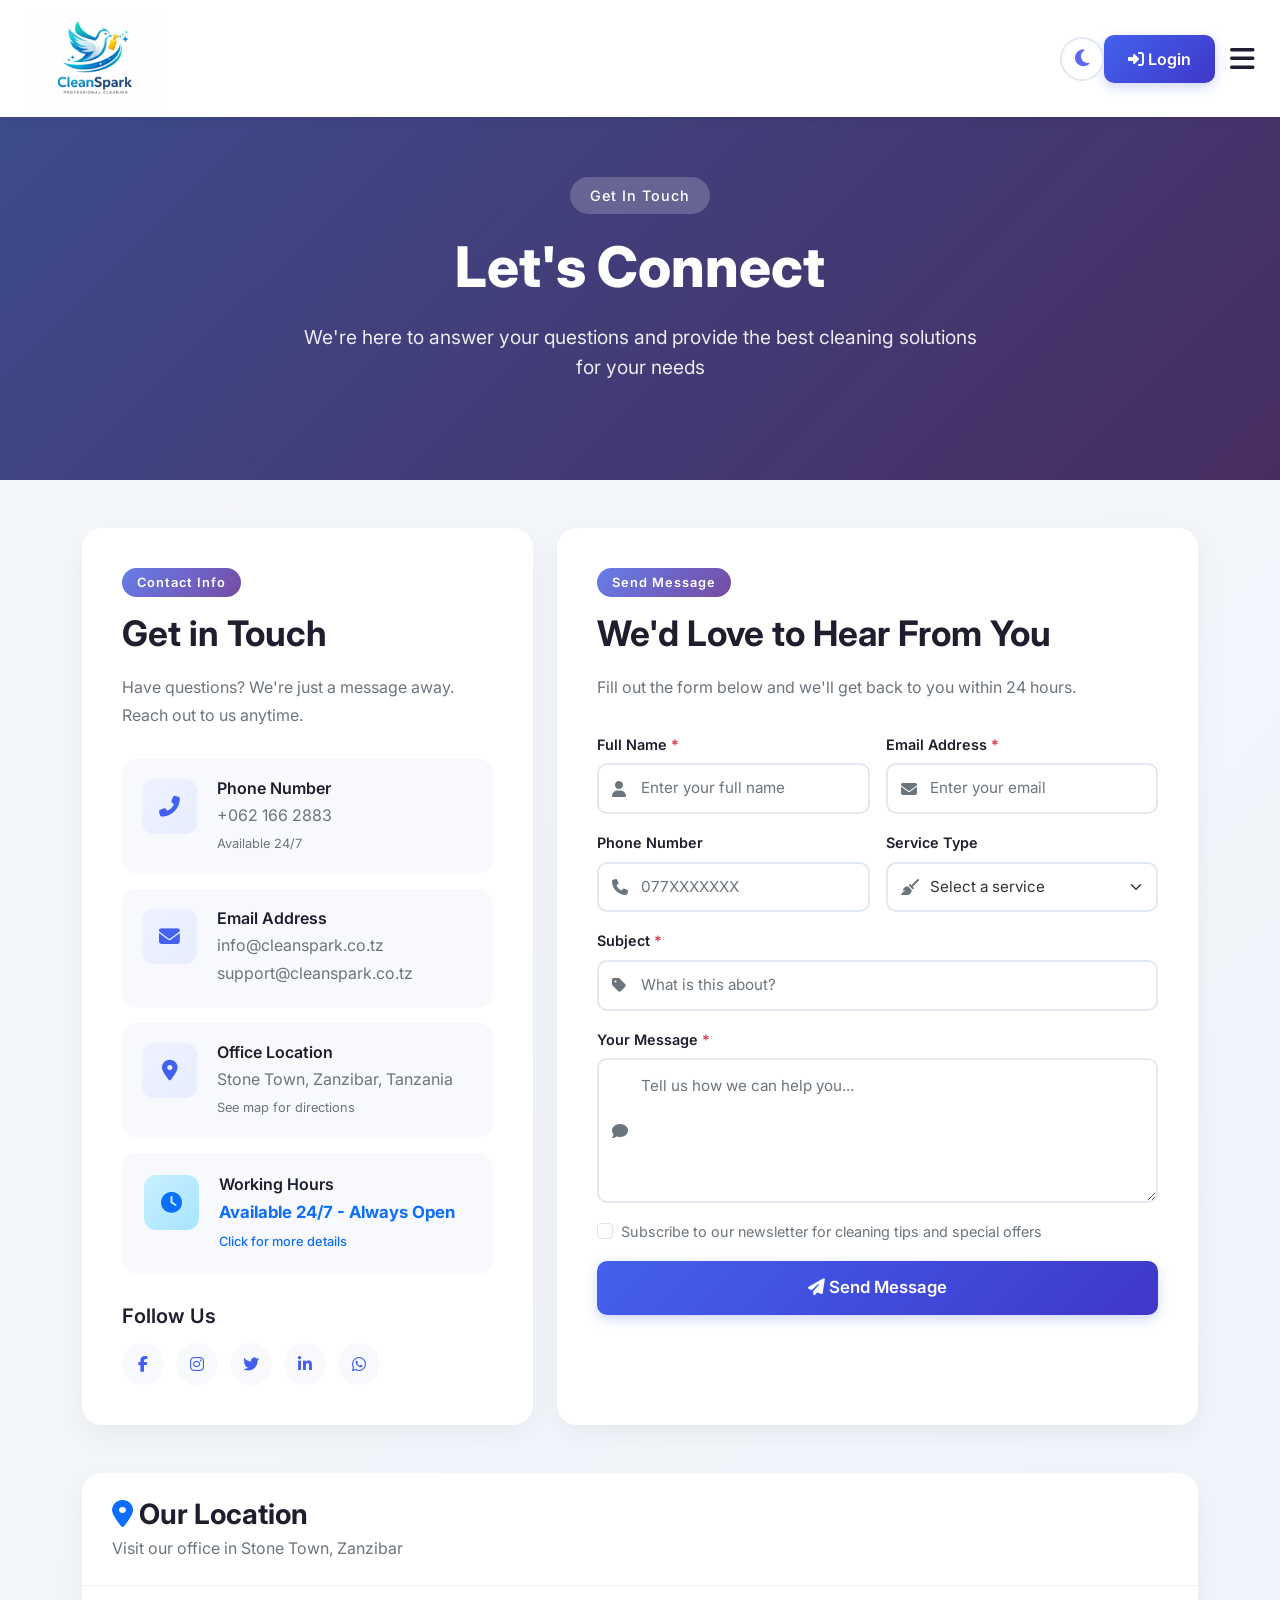
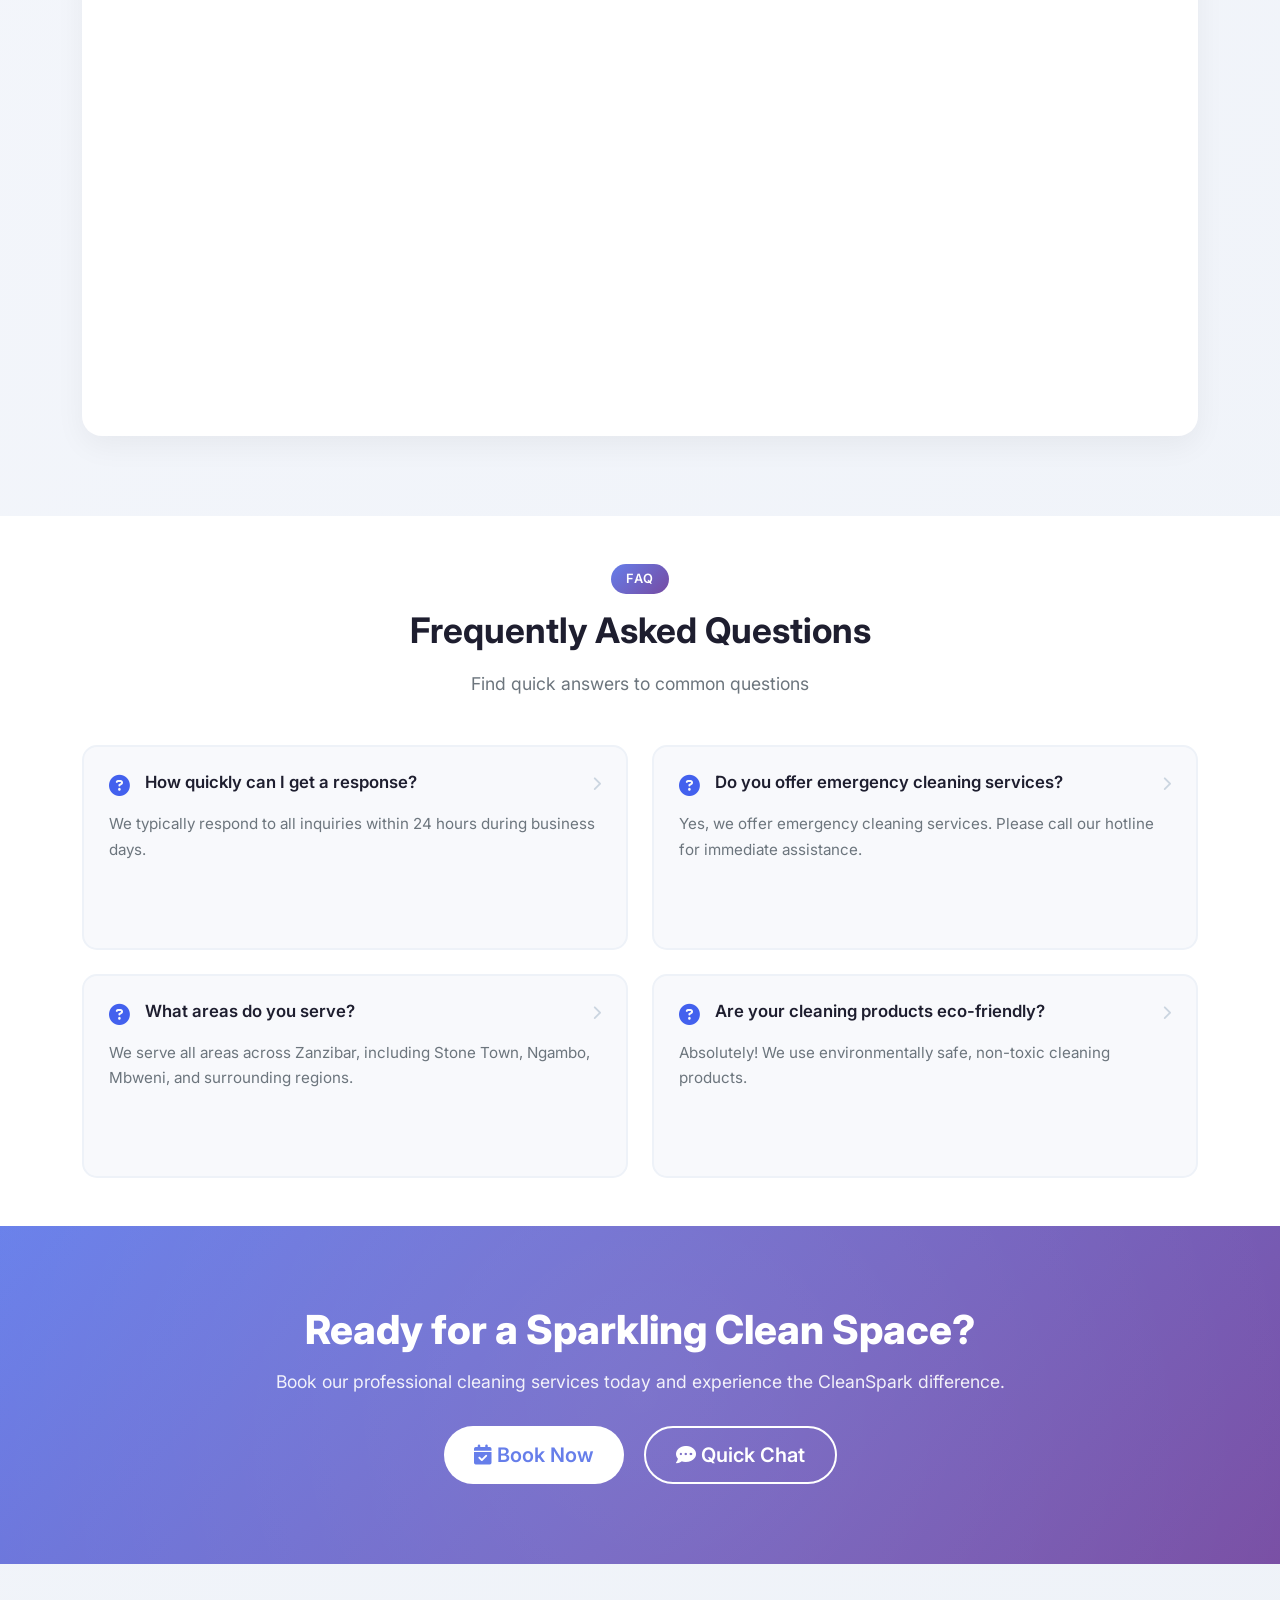
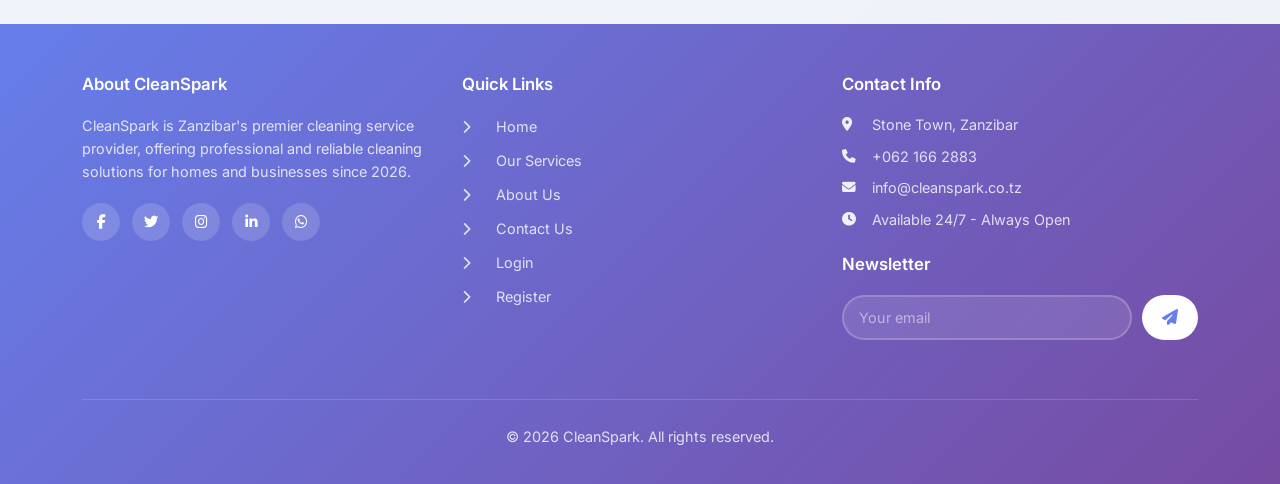
<file: contact.html>
<!DOCTYPE html>
<html lang="en">
<head>
    <meta charset="UTF-8">
    <meta name="viewport" content="width=device-width, initial-scale=1.0">
    <title>Contact Us - CleanSpark | Professional Cleaning Services in Zanzibar</title>
    
    <script>
        (function() {
            const savedTheme = localStorage.getItem('theme') || 'light';
            document.documentElement.setAttribute('data-theme', savedTheme);
        })();
    </script>
    
    <link href="https://cdn.jsdelivr.net/npm/bootstrap@5.3.0/dist/css/bootstrap.min.css" rel="stylesheet">
    <link rel="stylesheet" href="https://cdnjs.cloudflare.com/ajax/libs/font-awesome/6.4.0/css/all.min.css">
    <link href="https://fonts.googleapis.com/css2?family=Inter:opsz,wght@14..32,300;14..32,400;14..32,500;14..32,600;14..32,700;14..32,800&display=swap" rel="stylesheet">
    <link rel="stylesheet" href="css/contact.css">
</head>
<body>

<!-- FAQ Detail Modals -->
<div class="faq-modal-overlay" id="faqModal1" onclick="closeFaqModal('faqModal1')">
    <div class="faq-modal-container" onclick="event.stopPropagation()">
        <div class="faq-modal-header">
            <div class="faq-modal-icon"><i class="fas fa-question-circle"></i></div>
            <div><h3>How quickly can I get a response?</h3><span class="faq-modal-badge">Response Time</span></div>
            <button class="faq-modal-close" onclick="closeFaqModal('faqModal1')"><i class="fas fa-times"></i></button>
        </div>
        <div class="faq-modal-body">
            <div class="faq-detail-answer">
                <p>We take pride in our fast and efficient communication. Here's what you can expect when you reach out to CleanSpark:</p>
                <div class="faq-detail-points">
                    <div class="faq-detail-point"><div class="faq-detail-point-icon"><i class="fas fa-bolt"></i></div><div class="faq-detail-point-content"><h4>Standard Inquiries</h4><p>We typically respond to all inquiries within <strong>24 hours</strong> during business days. Most emails receive a response within 2-4 hours.</p></div></div>
                    <div class="faq-detail-point"><div class="faq-detail-point-icon"><i class="fas fa-phone-alt"></i></div><div class="faq-detail-point-content"><h4>Phone Support</h4><p>For urgent matters, please call <a href="tel:+255777123456">+255 777 123 456</a>. Our support line is available <strong>24/7</strong> for immediate assistance.</p></div></div>
                    <div class="faq-detail-point"><div class="faq-detail-point-icon"><i class="fas fa-comments"></i></div><div class="faq-detail-point-content"><h4>Live Chat</h4><p>Our live chat is available <strong>24/7</strong> for instant responses. No waiting required - connect with a representative immediately.</p></div></div>
                </div>
                <div class="faq-detail-cta"><i class="fas fa-info-circle"></i><span>Pro tip: For fastest response, include your service preference and preferred date/time in your message.</span></div>
            </div>
        </div>
    </div>
</div>

<div class="faq-modal-overlay" id="faqModal2" onclick="closeFaqModal('faqModal2')">
    <div class="faq-modal-container" onclick="event.stopPropagation()">
        <div class="faq-modal-header">
            <div class="faq-modal-icon"><i class="fas fa-exclamation-triangle"></i></div>
            <div><h3>Do you offer emergency cleaning services?</h3><span class="faq-modal-badge emergency-badge">Emergency Services</span></div>
            <button class="faq-modal-close" onclick="closeFaqModal('faqModal2')"><i class="fas fa-times"></i></button>
        </div>
        <div class="faq-modal-body">
            <div class="faq-detail-answer">
                <p>Yes, CleanSpark offers <strong>emergency cleaning services</strong> for those unexpected situations that can't wait.</p>
                <div class="faq-detail-points">
                    <div class="faq-detail-point"><div class="faq-detail-point-icon emergency-icon"><i class="fas fa-clock"></i></div><div class="faq-detail-point-content"><h4>Rapid Response</h4><p>Our emergency team can be dispatched immediately upon receiving your call.</p></div></div>
                    <div class="faq-detail-point"><div class="faq-detail-point-icon emergency-icon"><i class="fas fa-list-check"></i></div><div class="faq-detail-point-content"><h4>What Qualifies as Emergency?</h4><p>Water damage cleanup, post-event cleaning, biohazard situations, unexpected guest arrivals, and urgent move-in/move-out cleaning.</p></div></div>
                    <div class="faq-detail-point"><div class="faq-detail-point-icon emergency-icon"><i class="fas fa-tag"></i></div><div class="faq-detail-point-content"><h4>Emergency Rates</h4><p>Emergency services may include a small surcharge depending on the time and nature of the request.</p></div></div>
                </div>
                <div class="faq-detail-cta emergency-cta"><i class="fas fa-phone-alt"></i><span>For immediate emergency assistance, call our 24/7 hotline: <a href="tel:+255777123456">+255 777 123 456</a></span></div>
            </div>
        </div>
    </div>
</div>

<div class="faq-modal-overlay" id="faqModal3" onclick="closeFaqModal('faqModal3')">
    <div class="faq-modal-container" onclick="event.stopPropagation()">
        <div class="faq-modal-header">
            <div class="faq-modal-icon"><i class="fas fa-map-marked-alt"></i></div>
            <div><h3>What areas do you serve?</h3><span class="faq-modal-badge">Service Areas</span></div>
            <button class="faq-modal-close" onclick="closeFaqModal('faqModal3')"><i class="fas fa-times"></i></button>
        </div>
        <div class="faq-modal-body">

            <div class="faq-detail-answer">
                <p>CleanSpark proudly serves <strong>all areas across Zanzibar</strong> and continues to expand our coverage.</p>
                <div class="faq-detail-points">
                    <div class="faq-detail-point"><div class="faq-detail-point-icon area-icon"><i class="fas fa-city"></i></div><div class="faq-detail-point-content"><h4>Main Service Areas</h4><p>Stone Town, Ngambo, Mbweni, Kisauni, Mazizini, Mbweni, Chukwani, Migombani, and surrounding regions.</p></div></div>
                    <div class="faq-detail-point"><div class="faq-detail-point-icon area-icon"><i class="fas fa-expand-arrows-alt"></i></div><div class="faq-detail-point-content"><h4>Expanding Coverage</h4><p>We're continuously expanding our service area. Contact us to confirm availability.</p></div></div>
                    <div class="faq-detail-point"><div class="faq-detail-point-icon area-icon"><i class="fas fa-truck"></i></div><div class="faq-detail-point-content"><h4>Travel Information</h4><p>Our teams are strategically located across the island to ensure fast response times.</p></div></div>
                </div>
                <div class="faq-detail-cta area-cta"><i class="fas fa-search-location"></i><span>Not sure if we cover your area? <a href="tel:+255777123456">Call us</a> or fill out the contact form to check availability.</span></div>
            </div>
        </div>
    </div>
</div>

<div class="faq-modal-overlay" id="faqModal4" onclick="closeFaqModal('faqModal4')">
    <div class="faq-modal-container" onclick="event.stopPropagation()">
        <div class="faq-modal-header">
            <div class="faq-modal-icon"><i class="fas fa-leaf"></i></div>
            <div><h3>Are your cleaning products eco-friendly?</h3><span class="faq-modal-badge eco-badge-faq">Eco-Friendly</span></div>
            <button class="faq-modal-close" onclick="closeFaqModal('faqModal4')"><i class="fas fa-times"></i></button>
        </div>
        <div class="faq-modal-body">
            <div class="faq-detail-answer">
                <p>Absolutely! We use <strong>environmentally safe, non-toxic cleaning products</strong> that are safe for your family, pets, and the planet.</p>
                <div class="faq-detail-points">
                    <div class="faq-detail-point"><div class="faq-detail-point-icon eco-point-icon"><i class="fas fa-certificate"></i></div><div class="faq-detail-point-content"><h4>Certified Green Products</h4><p>All our cleaning solutions are biodegradable, phosphate-free, and made from plant-based ingredients.</p></div></div>
                    <div class="faq-detail-point"><div class="faq-detail-point-icon eco-point-icon"><i class="fas fa-baby"></i></div><div class="faq-detail-point-content"><h4>Safe for Everyone</h4><p>Our products are safe for children, pets, and people with allergies or respiratory sensitivities.</p></div></div>
                    <div class="faq-detail-point"><div class="faq-detail-point-icon eco-point-icon"><i class="fas fa-recycle"></i></div><div class="faq-detail-point-content"><h4>Sustainable Practices</h4><p>We use microfiber cloths to reduce waste, HEPA-filter vacuums, and minimize water usage.</p></div></div>
                </div>
                <div class="eco-faq-badges">
                    <span class="eco-faq-badge-item"><i class="fas fa-check-circle"></i> Biodegradable</span>
                    <span class="eco-faq-badge-item"><i class="fas fa-check-circle"></i> Non-Toxic</span>
                    <span class="eco-faq-badge-item"><i class="fas fa-check-circle"></i> Plant-Based</span>
                    <span class="eco-faq-badge-item"><i class="fas fa-check-circle"></i> EcoCert</span>
                </div>
            </div>
        </div>
    </div>
</div>

<!-- Right Sidebar Navigation -->
<div id="sidebar">
    <a href="javascript:void(0)" class="closebtn" onclick="closeSidebar()"><i class="fas fa-times"></i></a>
    <a href="index.html"><i class="fas fa-home"></i> Home</a>
    <a href="service.html"><i class="fas fa-broom"></i> Services</a>
    <a href="aboutus.html"><i class="fas fa-info-circle"></i> About Us</a>
    <a href="register.html"><i class="fas fa-user-plus"></i> Register</a>
    <a href="tracking.html"><i class="fas fa-tasks"></i> My Tracking</a>
    <a href="account.html"><i class="fas fa-user"></i> My Account</a>
    <a href="contact.html"><i class="fas fa-envelope"></i> Contact</a>
    <a href="jobapplication.html"><i class="fas fa-briefcase"></i> Job Application</a>
    <a href="staff.html"><i class="fas fa-user-tie"></i> Staff Panel</a>
    <a href="admin.html"><i class="fas fa-cog"></i> Admin Panel</a>
</div>

<!-- Top Bar -->
<div class="top-bar">
    <a href="index.html"><img src="image/logo.jpeg" alt="CleanSpark Logo" class="logo"></a>
    <div class="top-bar-spacer"></div>
    <button class="theme-toggle-btn" id="themeToggle" aria-label="Toggle dark/light mode"><i class="fas fa-moon"></i><i class="fas fa-sun"></i></button>
    <a href="login.html" class="btn btn-primary" id="headerLoginBtn"><i class="fas fa-sign-in-alt"></i> Login</a>
    <span class="hamburger" onclick="openSidebar()"><i class="fas fa-bars"></i></span>
</div>

<!-- Hero Section -->
<section class="contact-hero">
    <div class="hero-overlay"></div>
    <div class="container hero-content">
        <div class="row justify-content-center text-center">
            <div class="col-lg-8">
                <span class="hero-badge">Get In Touch</span>
                <h1 class="hero-title">Let's Connect</h1>
                <p class="hero-subtitle">We're here to answer your questions and provide the best cleaning solutions for your needs</p>
            </div>
        </div>
    </div>
</section>

<!-- Contact Section -->
<section class="contact-section py-5">
    <div class="container">
        <div class="row g-4">
            <div class="col-lg-5">
                <div class="contact-info-card">
                    <div class="section-header">
                        <span class="section-badge">Contact Info</span>
                        <h2 class="section-title">Get in Touch</h2>
                        <p class="section-text">Have questions? We're just a message away. Reach out to us anytime.</p>
                    </div>
                    <div class="info-items">
                        <div class="info-item animate-on-scroll">
                            <div class="info-icon"><i class="fas fa-phone-alt"></i></div>
                            <div class="info-content">
                                <h5>Phone Number</h5>
                                <p><a href="tel:+0621662883" class="info-link">+062 166 2883</a></p>
                                <span class="info-sub">Available 24/7</span>
                            </div>
                        </div>
                        <div class="info-item animate-on-scroll">
                            <div class="info-icon"><i class="fas fa-envelope"></i></div>
                            <div class="info-content">
                                <h5>Email Address</h5>
                                <p><a href="mailto:info@cleanspark.co.tz" class="info-link">info@cleanspark.co.tz</a></p>
                                <p class="mt-1"><a href="mailto:support@cleanspark.co.tz" class="info-link">support@cleanspark.co.tz</a></p>
                            </div>
                        </div>
                        <div class="info-item animate-on-scroll">
                            <div class="info-icon"><i class="fas fa-map-marker-alt"></i></div>
                            <div class="info-content">
                                <h5>Office Location</h5>
                                <p><a href="https://www.google.com/maps/place/Stone+Town,+Zanzibar" target="_blank" class="info-link">Stone Town, Zanzibar, Tanzania</a></p>
                                <span class="info-sub">See map for directions</span>
                            </div>
                        </div>
                        <div class="info-item animate-on-scroll working-hours-trigger" onclick="showWorkingHoursCard()">
                            <div class="info-icon working-hours-icon"><i class="fas fa-clock"></i></div>
                            <div class="info-content">
                                <h5>Working Hours</h5>
                                <p class="working-hours-text">Available 24/7 - Always Open</p>
                                <span class="info-sub working-hours-sub">Click for more details</span>
                            </div>
                        </div>
                    </div>
                    <div class="social-links animate-on-scroll">
                        <h5>Follow Us</h5>
                        <div class="social-icons">
                            <a href="https://www.facebook.com/CleanSparkTZ" target="_blank" class="social-icon"><i class="fab fa-facebook-f"></i></a>
                            <a href="https://www.instagram.com/CleanSparkTZ" target="_blank" class="social-icon"><i class="fab fa-instagram"></i></a>
                            <a href="https://twitter.com/CleanSparkTZ" target="_blank" class="social-icon"><i class="fab fa-twitter"></i></a>
                            <a href="https://www.linkedin.com/company/CleanSparkTZ" target="_blank" class="social-icon"><i class="fab fa-linkedin-in"></i></a>
                            <a href="https://wa.me/0621662883" target="_blank" class="social-icon"><i class="fab fa-whatsapp"></i></a>
                        </div>
                    </div>
                </div>
            </div>
            
            <div class="col-lg-7">
                <div class="contact-form-card">
                    <div class="section-header">
                        <span class="section-badge">Send Message</span>
                        <h2 class="section-title">We'd Love to Hear From You</h2>
                        <p class="section-text">Fill out the form below and we'll get back to you within 24 hours.</p>
                    </div>
                    <form id="contactForm" class="contact-form">
                        <div class="row g-3">
                            <div class="col-md-6 animate-on-scroll">
                                <div class="form-group">
                                    <label class="form-label">Full Name <span class="text-danger">*</span></label>
                                    <div class="input-icon"><i class="fas fa-user"></i><input type="text" id="full_name" class="form-control" placeholder="Enter your full name" required></div>
                                    <div class="invalid-feedback" id="full_name_error"></div>
                                </div>
                            </div>
                            <div class="col-md-6 animate-on-scroll">
                                <div class="form-group">
                                    <label class="form-label">Email Address <span class="text-danger">*</span></label>
                                    <div class="input-icon"><i class="fas fa-envelope"></i><input type="email" id="email" class="form-control" placeholder="Enter your email" required></div>
                                    <div class="invalid-feedback" id="email_error"></div>
                                </div>
                            </div>
                            <div class="col-md-6 animate-on-scroll">
                                <div class="form-group">
                                    <label class="form-label">Phone Number</label>
                                    <div class="input-icon"><i class="fas fa-phone"></i><input type="tel" id="phone" class="form-control" placeholder="077XXXXXXX"></div>
                                </div>
                            </div>
                            <div class="col-md-6 animate-on-scroll">
                                <div class="form-group">
                                    <label class="form-label">Service Type</label>
                                    <div class="input-icon"><i class="fas fa-broom"></i>
                                        <select id="service_type" class="form-select">
                                            <option value="">Select a service</option>
                                            <option value="Home Cleaning">Home Cleaning</option>
                                            <option value="Office Cleaning">Office Cleaning</option>
                                            <option value="Deep Cleaning">Deep Cleaning</option>
                                            <option value="Carpet Cleaning">Carpet Cleaning</option>
                                            <option value="Window Cleaning">Window Cleaning</option>
                                            <option value="Other">Other</option>
                                        </select>
                                    </div>
                                </div>
                            </div>
                            <div class="col-12 animate-on-scroll">
                                <div class="form-group">
                                    <label class="form-label">Subject <span class="text-danger">*</span></label>
                                    <div class="input-icon"><i class="fas fa-tag"></i><input type="text" id="subject" class="form-control" placeholder="What is this about?" required></div>
                                    <div class="invalid-feedback" id="subject_error"></div>
                                </div>
                            </div>
                            <div class="col-12 animate-on-scroll">
                                <div class="form-group">
                                    <label class="form-label">Your Message <span class="text-danger">*</span></label>
                                    <div class="input-icon"><i class="fas fa-comment"></i><textarea id="message" rows="5" class="form-control" placeholder="Tell us how we can help you..." required></textarea></div>
                                    <div class="invalid-feedback" id="message_error"></div>
                                </div>
                            </div>
                            <div class="col-12 animate-on-scroll">
                                <div class="form-check">
                                    <input class="form-check-input" type="checkbox" id="subscribe">
                                    <label class="form-check-label" for="subscribe">Subscribe to our newsletter for cleaning tips and special offers</label>
                                </div>
                            </div>
                            <div class="col-12 animate-on-scroll">
                                <button type="submit" class="btn btn-primary btn-submit" id="submitBtn"><i class="fas fa-paper-plane"></i> Send Message</button>
                            </div>
                        </div>
                        <div id="formStatus" class="mt-3" style="display: none;"></div>
                    </form>
                </div>
            </div>
        </div>
    </div>
</section>

<!-- Map Section -->
<section class="map-section">
    <div class="container">
        <div class="map-container animate-on-scroll">
            <div class="map-header"><h3><i class="fas fa-map-marker-alt text-primary"></i> Our Location</h3><p>Visit our office in Stone Town, Zanzibar</p></div>
            <div class="map-wrapper">
                <iframe src="https://www.google.com/maps/embed?pb=!1m18!1m12!1m3!1d126901.68050029124!2d39.157463849999996!3d-6.16521635!2m3!1f0!2f0!3f0!3m2!1i1024!2i768!4f13.1!3m3!1m2!1s0x185cd4a8f15c6dd1%3A0x6a079bbe5e644cf0!2sStone%20Town%2C%20Zanzibar!5e0!3m2!1sen!2stz!4v1700000000000!5m2!1sen!2stz" width="100%" height="450" style="border:0;" allowfullscreen="" loading="lazy"></iframe>
            </div>
        </div>
    </div>
</section>

<!-- FAQ Section -->
<section class="faq-section py-5">
    <div class="container">
        <div class="text-center mb-5 animate-on-scroll">
            <span class="section-badge">FAQ</span>
            <h2 class="section-title">Frequently Asked Questions</h2>
            <p class="section-subtitle">Find quick answers to common questions</p>
        </div>
        <div class="row g-4">
            <div class="col-md-6 animate-on-scroll"><div class="faq-item faq-clickable" onclick="openFaqModal('faqModal1')"><div class="faq-question"><i class="fas fa-question-circle"></i><h5>How quickly can I get a response?</h5><i class="fas fa-chevron-right faq-arrow"></i></div><p>We typically respond to all inquiries within 24 hours during business days.</p><div class="faq-click-hint"><span>Click for detailed answer <i class="fas fa-arrow-right"></i></span></div></div></div>
            <div class="col-md-6 animate-on-scroll"><div class="faq-item faq-clickable" onclick="openFaqModal('faqModal2')"><div class="faq-question"><i class="fas fa-question-circle"></i><h5>Do you offer emergency cleaning services?</h5><i class="fas fa-chevron-right faq-arrow"></i></div><p>Yes, we offer emergency cleaning services. Please call our hotline for immediate assistance.</p><div class="faq-click-hint"><span>Click for detailed answer <i class="fas fa-arrow-right"></i></span></div></div></div>
            <div class="col-md-6 animate-on-scroll"><div class="faq-item faq-clickable" onclick="openFaqModal('faqModal3')"><div class="faq-question"><i class="fas fa-question-circle"></i><h5>What areas do you serve?</h5><i class="fas fa-chevron-right faq-arrow"></i></div><p>We serve all areas across Zanzibar, including Stone Town, Ngambo, Mbweni, and surrounding regions.</p><div class="faq-click-hint"><span>Click for detailed answer <i class="fas fa-arrow-right"></i></span></div></div></div>
            <div class="col-md-6 animate-on-scroll"><div class="faq-item faq-clickable" onclick="openFaqModal('faqModal4')"><div class="faq-question"><i class="fas fa-question-circle"></i><h5>Are your cleaning products eco-friendly?</h5><i class="fas fa-chevron-right faq-arrow"></i></div><p>Absolutely! We use environmentally safe, non-toxic cleaning products.</p><div class="faq-click-hint"><span>Click for detailed answer <i class="fas fa-arrow-right"></i></span></div></div></div>
        </div>
    </div>
</section>

<!-- CTA Section -->
<section class="cta-section">
    <div class="container">
        <div class="cta-content animate-on-scroll">
            <h2>Ready for a Sparkling Clean Space?</h2>
            <p>Book our professional cleaning services today and experience the CleanSpark difference.</p>
            <div class="cta-buttons">
                <button class="btn btn-light btn-lg" onclick="location.href='service.html'"><i class="fas fa-calendar-check"></i> Book Now</button>
                <button class="btn btn-outline-light btn-lg" onclick="showQuickContact()"><i class="fas fa-comment-dots"></i> Quick Chat</button>
            </div>
        </div>
    </div>
</section>

<!-- Working Hours Card Modal -->
<div class="working-hours-overlay" id="workingHoursOverlay" onclick="closeWorkingHoursCard()"></div>
<div class="working-hours-card" id="workingHoursCard">
    <div class="working-hours-card-header"><div class="wh-icon-24"><i class="fas fa-clock"></i><span class="wh-24-badge">24/7</span></div><button class="wh-close-btn" onclick="closeWorkingHoursCard()"><i class="fas fa-times"></i></button></div>
    <div class="working-hours-card-body">
        <div class="wh-welcome-section"><div class="wh-welcome-icon"><i class="fas fa-hand-sparkles"></i></div><h3>You Are Very Welcome!</h3><p class="wh-welcome-text">CleanSpark is proud to offer round-the-clock cleaning services. We're always here when you need us!</p></div>
        <div class="wh-status-banner"><div class="wh-status-indicator"><span class="wh-pulse-dot"></span><span>Currently Open & Available</span></div></div>
        <div class="wh-details-section">
            <h4><i class="fas fa-info-circle"></i> Our 24/7 Availability</h4>
            <div class="wh-detail-item"><div class="wh-detail-icon"><i class="fas fa-sun"></i></div><div class="wh-detail-content"><h5>Daytime Services</h5><p>Our full cleaning crew is available throughout the day for all standard cleaning services.</p></div></div>
            <div class="wh-detail-item"><div class="wh-detail-icon"><i class="fas fa-moon"></i></div><div class="wh-detail-content"><h5>Nighttime Services</h5><p>Our night shift team is ready to handle your cleaning needs while you rest.</p></div></div>
            <div class="wh-detail-item"><div class="wh-detail-icon"><i class="fas fa-calendar-check"></i></div><div class="wh-detail-content"><h5>Weekends & Holidays</h5><p>CleanSpark operates 365 days a year, including weekends and public holidays.</p></div></div>
            <div class="wh-detail-item"><div class="wh-detail-icon"><i class="fas fa-bolt"></i></div><div class="wh-detail-content"><h5>Emergency Services</h5><p>We offer rapid response emergency cleaning services at any hour.</p></div></div>
        </div>
        <div class="wh-highlights"><div class="wh-highlight-item"><i class="fas fa-check-circle"></i><span>Available 24 hours a day</span></div><div class="wh-highlight-item"><i class="fas fa-check-circle"></i><span>7 days a week</span></div><div class="wh-highlight-item"><i class="fas fa-check-circle"></i><span>365 days a year</span></div><div class="wh-highlight-item"><i class="fas fa-check-circle"></i><span>Holidays included</span></div><div class="wh-highlight-item"><i class="fas fa-check-circle"></i><span>Emergency response</span></div><div class="wh-highlight-item"><i class="fas fa-check-circle"></i><span>Book anytime online</span></div></div>
        <div class="wh-cta-section"><p>Ready to book a service? We're available right now!</p><div class="wh-cta-buttons"><a href="tel:+0621662883" class="wh-btn wh-btn-call"><i class="fas fa-phone-alt"></i> Call Now</a><a href="service.html" class="wh-btn wh-btn-book"><i class="fas fa-calendar-check"></i> Book Online</a></div></div>
    </div>
</div>

<!-- Footer -->
<footer class="footer">
    <div class="container">
        <div class="row">
            <div class="col-md-4 mb-4"><h5>About CleanSpark</h5><p>CleanSpark is Zanzibar's premier cleaning service provider, offering professional and reliable cleaning solutions for homes and businesses since 2026.</p><div class="social-links-footer"><a href="https://www.facebook.com/CleanSparkTZ" target="_blank"><i class="fab fa-facebook-f"></i></a><a href="https://twitter.com/CleanSparkTZ" target="_blank"><i class="fab fa-twitter"></i></a><a href="https://www.instagram.com/CleanSparkTZ" target="_blank"><i class="fab fa-instagram"></i></a><a href="https://www.linkedin.com/company/CleanSparkTZ" target="_blank"><i class="fab fa-linkedin-in"></i></a><a href="https://wa.me/0621662883" target="_blank"><i class="fab fa-whatsapp"></i></a></div></div>
            <div class="col-md-4 mb-4"><h5>Quick Links</h5><ul><li><a href="index.html"><i class="fas fa-chevron-right"></i> Home</a></li><li><a href="service.html"><i class="fas fa-chevron-right"></i> Our Services</a></li><li><a href="aboutus.html"><i class="fas fa-chevron-right"></i> About Us</a></li><li><a href="contact.html"><i class="fas fa-chevron-right"></i> Contact Us</a></li><li><a href="login.html"><i class="fas fa-chevron-right"></i> Login</a></li><li><a href="register.html"><i class="fas fa-chevron-right"></i> Register</a></li></ul></div>
            <div class="col-md-4 mb-4"><h5>Contact Info</h5><ul class="contact-info-footer"><li><i class="fas fa-map-marker-alt"></i> <a href="https://www.google.com/maps/place/Stone+Town,+Zanzibar" target="_blank">Stone Town, Zanzibar</a></li><li><i class="fas fa-phone"></i> <a href="tel:+0621662883">+062 166 2883</a></li><li><i class="fas fa-envelope"></i> <a href="mailto:info@cleanspark.co.tz">info@cleanspark.co.tz</a></li><li><i class="fas fa-clock"></i> Available 24/7 - Always Open</li></ul><h5 class="mt-4">Newsletter</h5><form class="newsletter-form" id="newsletterForm"><input type="email" id="newsletterEmail" placeholder="Your email" required><button type="submit"><i class="fas fa-paper-plane"></i></button></form></div>
        </div>
        <div class="copyright"><p>&copy; 2026 CleanSpark. All rights reserved.</p></div>
    </div>
</footer>

<script src="https://cdn.jsdelivr.net/npm/bootstrap@5.3.0/dist/js/bootstrap.bundle.min.js"></script>
<script src="js/theme.js"></script>
<script src="js/api.js"></script>
<script src="js/contact.js"></script>
</body>
</html>
</file>
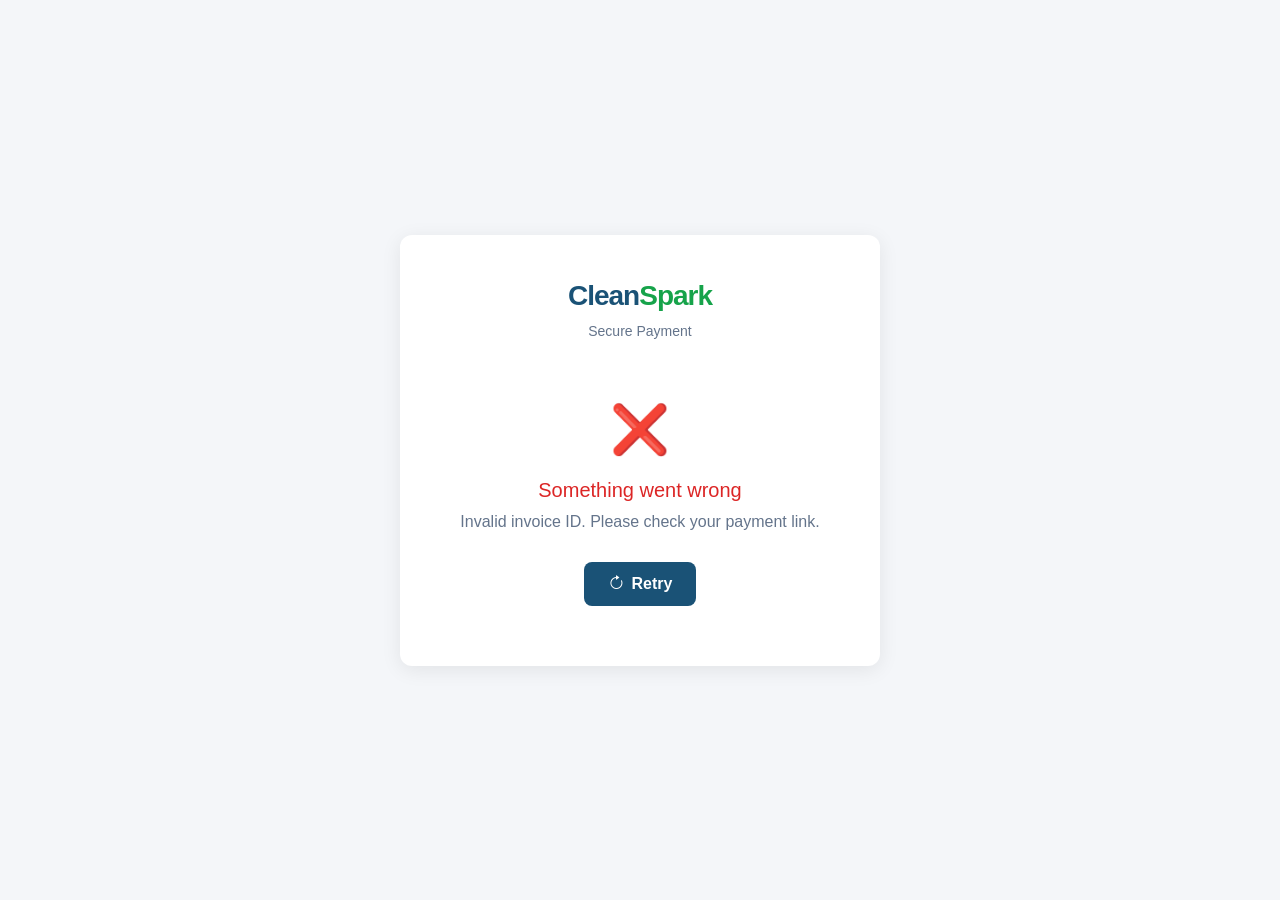
<file: payment.html>
<!DOCTYPE html>
<html lang="en">
<head>
    <meta charset="UTF-8" />
    <meta name="viewport" content="width=device-width, initial-scale=1.0" />
    <title>Payment - CleanSpark</title>
    <link href="https://cdn.jsdelivr.net/npm/bootstrap@5.3.0-alpha1/dist/css/bootstrap.min.css" rel="stylesheet" />
    <link rel="stylesheet" href="https://cdn.jsdelivr.net/npm/bootstrap-icons@1.10.3/font/bootstrap-icons.css" />
    <link rel="stylesheet" href="css/payment.css" />
</head>
<body>
    <div class="payment-container" id="app">
        <div class="payment-header">
            <div class="logo">Clean<span>Spark</span></div>
            <div class="subtitle">Secure Payment</div>
        </div>

        <!-- Loading State -->
        <div id="loadingState" class="loading-state">
            <div class="spinner"></div>
            <p style="color:#64748b;margin-top:12px;">Loading invoice details...</p>
        </div>

        <!-- Error State -->
        <div id="errorState" style="display:none;text-align:center;padding:20px 0;">
            <div style="font-size:48px;">❌</div>
            <h5 style="color:#dc2626;margin-top:12px;">Something went wrong</h5>
            <p id="errorMessage" style="color:#64748b;">Unable to load invoice details.</p>
            <button class="btn-primary" onclick="retryLoad()" style="margin-top:12px;width:auto;padding:10px 24px;">
                <i class="bi bi-arrow-clockwise me-2"></i>Retry
            </button>
        </div>

        <!-- Payment Content -->
        <div id="paymentContent" style="display:none;">
            <!-- Invoice Details -->
            <div class="invoice-details">
                <div class="row-item"><span class="label">Invoice #</span><span id="invoiceNumber">—</span></div>
                <div class="row-item"><span class="label">Service</span><span id="serviceName">—</span></div>
                <div class="row-item"><span class="label">Due Date</span><span id="dueDate">—</span></div>
            </div>

            <!-- Amount -->
            <div class="payment-amount">
                <div class="label">Total Amount</div>
                <div class="amount" id="totalAmount">TZS 0</div>
            </div>

            <!-- Step Indicators -->
            <div class="step-indicators">
                <div class="step-dot active" id="step1Dot">1</div>
                <div class="step-line" id="line1"></div>
                <div class="step-dot" id="step2Dot">2</div>
                <div class="step-line" id="line2"></div>
                <div class="step-dot" id="step3Dot">3</div>
            </div>

            <!-- Step 1: Select Payment Method -->
            <div class="payment-step active" id="step1">
                <h6 style="font-weight:600;color:#1e293b;margin-bottom:16px;">Select Payment Method</h6>
                
                <div class="payment-method-option" onclick="selectMethod('card')" id="methodCard">
                    <div class="method-icon">💳</div>
                    <div class="method-info">
                        <div class="method-name">Credit / Debit Card</div>
                        <div class="method-desc">Visa, Mastercard, or other cards</div>
                    </div>
                    <i class="bi bi-check-circle-fill" style="color:var(--success);display:none;" id="checkCard"></i>
                </div>

                <div class="payment-method-option" onclick="selectMethod('mobile')" id="methodMobile">
                    <div class="method-icon">📱</div>
                    <div class="method-info">
                        <div class="method-name">Mobile Money</div>
                        <div class="method-desc">M-Pesa, Tigo Pesa, Airtel Money</div>
                    </div>
                    <i class="bi bi-check-circle-fill" style="color:var(--success);display:none;" id="checkMobile"></i>
                </div>

                <div class="payment-method-option" onclick="selectMethod('bank')" id="methodBank">
                    <div class="method-icon">🏦</div>
                    <div class="method-info">
                        <div class="method-name">Bank Transfer</div>
                        <div class="method-desc">CRDB, NMB, or other banks</div>
                    </div>
                    <i class="bi bi-check-circle-fill" style="color:var(--success);display:none;" id="checkBank"></i>
                </div>

                <div class="mt-3">
                    <button class="btn-primary" id="step1Btn" disabled onclick="goToStep2()">
                        Continue <i class="bi bi-arrow-right ms-2"></i>
                    </button>
                </div>
            </div>

            <!-- Step 2: Enter Payment Details -->
            <div class="payment-step" id="step2">
                <h6 style="font-weight:600;color:#1e293b;margin-bottom:16px;">Enter Payment Details</h6>
                
                <!-- Card Fields -->
                <div id="cardFields">
                    <div class="mb-3">
                        <label class="form-label">Card Number</label>
                        <input type="text" class="form-control" id="cardNumber" placeholder="1234 5678 9012 3456" maxlength="19">
                    </div>
                    <div class="row">
                        <div class="col-7">
                            <label class="form-label">Expiry Date</label>
                            <input type="text" class="form-control" id="expiryDate" placeholder="MM/YY" maxlength="5">
                        </div>
                        <div class="col-5">
                            <label class="form-label">CVV</label>
                            <input type="password" class="form-control" id="cvv" placeholder="123" maxlength="4">
                        </div>
                    </div>
                    <div class="mb-3">
                        <label class="form-label">Cardholder Name</label>
                        <input type="text" class="form-control" id="cardName" placeholder="John Doe">
                    </div>
                </div>

                <!-- Mobile Money Fields -->
                <div id="mobileFields" style="display:none;">
                    <div class="mb-3">
                        <label class="form-label">Mobile Number</label>
                        <input type="text" class="form-control" id="mobileNumber" placeholder="07XXXXXXXX">
                    </div>
                    <div class="mb-3">
                        <label class="form-label">Mobile Network</label>
                        <select class="form-select" id="mobileNetwork">
                            <option value="mpesa">M-Pesa</option>
                            <option value="tigo">Tigo Pesa</option>
                            <option value="airtel">Airtel Money</option>
                        </select>
                    </div>
                </div>

                <!-- Bank Transfer Fields -->
                <div id="bankFields" style="display:none;">
                    <div class="mb-3">
                        <label class="form-label">Bank Name</label>
                        <select class="form-select" id="bankName">
                            <option value="crdb">CRDB</option>
                            <option value="nmb">NMB</option>
                            <option value="exim">Exim Bank</option>
                            <option value="azania">Azania Bank</option>
                            <option value="other">Other</option>
                        </select>
                    </div>
                    <div class="mb-3">
                        <label class="form-label">Account Number</label>
                        <input type="text" class="form-control" id="bankAccount" placeholder="0123456789">
                    </div>
                    <div class="mb-3">
                        <label class="form-label">Account Holder Name</label>
                        <input type="text" class="form-control" id="bankHolderName" placeholder="John Doe">
                    </div>
                </div>

                <div class="d-flex gap-2">
                    <button class="btn-outline" onclick="goToStep1()" style="flex:1;">
                        <i class="bi bi-arrow-left me-2"></i>Back
                    </button>
                    <button class="btn-primary" onclick="goToStep3()" style="flex:2;">
                        Continue <i class="bi bi-arrow-right ms-2"></i>
                    </button>
                </div>
            </div>

            <!-- Step 3: Confirm Payment -->
            <div class="payment-step" id="step3">
                <h6 style="font-weight:600;color:#1e293b;margin-bottom:16px;">Confirm Payment</h6>
                
                <!-- Payment Summary -->
                <div class="payment-summary">
                    <div class="row-item"><span>Invoice #</span><span id="confirmInvoice">—</span></div>
                    <div class="row-item"><span>Service</span><span id="confirmService">—</span></div>
                    <div class="row-item"><span>Method</span><span id="confirmMethod">—</span></div>
                    <div class="row-item"><span>Account</span><span id="confirmAccount">—</span></div>
                    <div class="row-item total"><span>Total</span><span id="confirmTotal">—</span></div>
                </div>

                <!-- PIN Input -->
                <div class="pin-input-group">
                    <input type="password" maxlength="1" class="pin-input" id="pin1" oninput="movePin(1,2)" onfocus="this.select()">
                    <input type="password" maxlength="1" class="pin-input" id="pin2" oninput="movePin(2,3)" onfocus="this.select()">
                    <input type="password" maxlength="1" class="pin-input" id="pin3" oninput="movePin(3,4)" onfocus="this.select()">
                    <input type="password" maxlength="1" class="pin-input" id="pin4" oninput="movePin(4,null)" onfocus="this.select()">
                </div>
                <div id="pinError" style="color:#dc2626;font-size:13px;display:none;text-align:center;">Please enter your 4-digit PIN</div>

                <div class="d-flex gap-2">
                    <button class="btn-outline" onclick="goToStep2()" style="flex:1;">
                        <i class="bi bi-arrow-left me-2"></i>Back
                    </button>
                    <button class="btn btn-success" onclick="processPayment()" style="flex:2;padding:12px;border-radius:8px;border:none;color:#fff;font-weight:600;background:#16a34a;">
                        <i class="bi bi-check-circle-fill me-2"></i> Pay Now
                    </button>
                </div>
            </div>
        </div>
    </div>

    <script src="js/payment.js"></script>
</body>
</html>
</file>
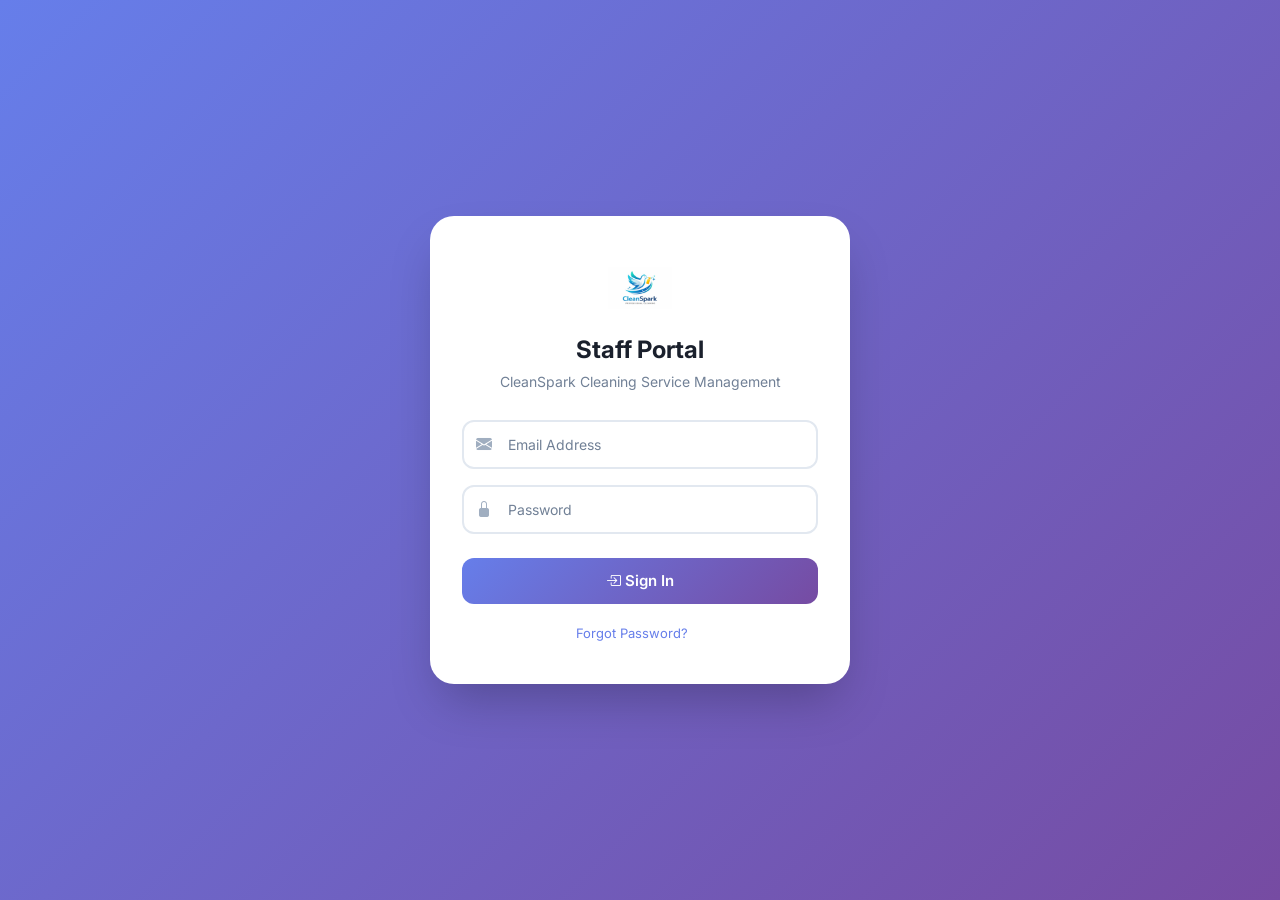
<file: staff.html>
<!DOCTYPE html>
<html lang="en">
<head>
  <meta charset="UTF-8">
  <meta name="viewport" content="width=device-width, initial-scale=1.0, user-scalable=yes">
  <title>Staff Panel · CleanSpark | Complete Management</title>
  
  <script>
      (function() {
          const savedTheme = localStorage.getItem('theme') || 'light';
          document.documentElement.setAttribute('data-theme', savedTheme);
      })();
  </script>
  
  <link href="https://cdn.jsdelivr.net/npm/bootstrap@5.3.0/dist/css/bootstrap.min.css" rel="stylesheet">
  <link rel="stylesheet" href="https://cdn.jsdelivr.net/npm/bootstrap-icons@1.11.3/font/bootstrap-icons.min.css">
  <link href="https://fonts.googleapis.com/css2?family=Inter:opsz,wght@14..32,300;14..32,400;14..32,500;14..32,600;14..32,700&display=swap" rel="stylesheet">
  <link rel="stylesheet" href="css/staff.css">
</head>
<body>

<!-- LOGIN SECTION -->
<div id="loginSection" class="login-container">
  <div class="login-card">
    <div class="login-header">
      <div class="logo-icon">
        <img src="image/logo.jpeg" alt="CleanSpark Logo">
      </div>
      <h3>Staff Portal</h3>
      <p>CleanSpark Cleaning Service Management</p>
    </div>
    
    <form id="loginForm">
      <div class="input-group-custom">
        <i class="bi bi-envelope-fill"></i>
        <input type="email" id="email" placeholder="Email Address" class="form-control" autocomplete="off">
      </div>
      
      <div class="input-group-custom">
        <i class="bi bi-lock-fill"></i>
        <input type="password" id="password" placeholder="Password" class="form-control">
      </div>
      
      <button type="submit" id="loginBtn" class="btn-login">
        <i class="bi bi-box-arrow-in-right"></i> Sign In
      </button>
      
      <div class="login-footer">
        <a href="#" id="forgotPasswordLink">Forgot Password?</a>
        <span></span>
        <a href="#" id="demoCredentialsLink"></a>
      </div>
    </form>
  </div>
</div>

<!-- DASHBOARD SECTION -->
<div id="dashboard" class="dashboard-container" style="display:none;">
  
  <div class="mobile-header">
    <button id="mobileMenuToggle" class="mobile-menu-toggle" aria-label="Toggle menu">
      <i class="bi bi-list"></i>
    </button>
    <div class="mobile-brand">
      <img src="image/logo.jpeg" alt="CleanSpark Logo" class="mobile-logo">
      <span>CleanSpark</span>
    </div>
    <button class="theme-toggle-btn mobile-theme-toggle" id="themeToggleMobile" aria-label="Toggle theme">
      <i class="bi bi-moon-fill"></i>
      <i class="bi bi-sun-fill"></i>
    </button>
  </div>
  
  <div id="sidebarOverlay" class="sidebar-overlay"></div>
  
  <aside id="sidebar" class="sidebar">
    <div class="sidebar-header">
      <div class="sidebar-brand">
        <img src="image/logo.jpeg" alt="CleanSpark Logo" class="sidebar-logo">
        <span>CleanSpark</span>
      </div>
      <button id="sidebarCloseBtn" class="sidebar-close-btn" aria-label="Close sidebar">
        <i class="bi bi-x-lg"></i>
      </button>
    </div>
    
    <div class="sidebar-user">
      <div class="sidebar-avatar" id="sidebarAvatar">MD</div>
      <div class="sidebar-user-info">
        <span class="sidebar-user-name" id="sidebarUserName">Staff Member</span>
        <span class="sidebar-user-role" id="sidebarUserRole">Staff</span>
      </div>
    </div>
    
    <nav class="sidebar-nav">
      <button class="sidebar-nav-btn active" data-view="jobs">
        <i class="bi bi-briefcase-fill"></i>
        <span>Assigned Jobs</span>
      </button>
      <button class="sidebar-nav-btn" data-view="history">
        <i class="bi bi-clock-history"></i>
        <span>Job History</span>
      </button>
      <button class="sidebar-nav-btn" data-view="stats">
        <i class="bi bi-graph-up"></i>
        <span>My Stats</span>
      </button>
      <button class="sidebar-nav-btn" data-view="profile">
        <i class="bi bi-person-circle"></i>
        <span>Profile</span>
      </button>
      <button class="sidebar-nav-btn" data-view="settings">
        <i class="bi bi-gear-fill"></i>
        <span>Settings</span>
      </button>
      
      <div class="sidebar-divider">
        <span>Management</span>
      </div>
      
      <button class="sidebar-nav-btn" id="supervisorSidebarBtn" data-view="supervisor" style="display: none;">
        <i class="bi bi-person-badge"></i>
        <span>Supervisor</span>
      </button>
      
      <button class="sidebar-nav-btn" id="generalSupervisorSidebarBtn" data-view="generalSupervisor" style="display: none;">
        <i class="bi bi-person-workspace"></i>
        <span>General Supervisor</span>
      </button>
    </nav>
    
    <div class="sidebar-footer">
      <button class="theme-toggle-btn sidebar-theme-toggle" id="themeToggle" aria-label="Toggle theme">
        <i class="bi bi-moon-fill"></i>
        <i class="bi bi-sun-fill"></i>
      </button>
      <button id="sidebarLogoutBtn" class="sidebar-logout-btn">
        <i class="bi bi-box-arrow-right"></i>
        <span>Logout</span>
      </button>
    </div>
  </aside>
  
  <main class="main-content">
    <div class="top-bar">
      <h1 class="top-bar-title" id="topBarTitle">Assigned Jobs</h1>
      <div class="top-bar-actions">
        <span class="current-date" id="currentDate"></span>
        <div class="top-bar-user">
          <span id="topBarUserName">Staff Member</span>
        </div>
      </div>
    </div>
    
    <div class="dashboard-content">
      <div id="jobsView" class="content-view active">
        <div class="view-header">
          <h2><i class="bi bi-briefcase-fill"></i> Assigned Jobs</h2>
          <p>View your current cleaning assignments and take action</p>
        </div>
        <div id="jobsContainer" class="jobs-grid"></div>
      </div>

      <div id="historyView" class="content-view">
        <div class="view-header">
          <h2><i class="bi bi-clock-history"></i> Job History</h2>
          <p>View your completed and past assignments</p>
        </div>
        <div id="historyContainer" class="jobs-grid"></div>
      </div>

      <div id="statsView" class="content-view">
        <div class="view-header">
          <h2><i class="bi bi-graph-up"></i> My Performance Stats</h2>
          <p>Track your work performance and achievements</p>
        </div>
        <div class="stats-grid" id="statsContainer"></div>
      </div>

      <div id="profileView" class="content-view">
        <div class="view-header">
          <h2><i class="bi bi-person-circle"></i> Staff Profile</h2>
          <p>Manage your personal information and security settings</p>
        </div>
        <div class="profile-card" id="profileContainer"></div>
      </div>

      <div id="settingsView" class="content-view">
        <div class="view-header">
          <h2><i class="bi bi-gear-fill"></i> Settings</h2>
          <p>Customize your experience and preferences</p>
        </div>
        <div class="settings-container" id="settingsContainer"></div>
      </div>

      <div id="supervisorView" class="content-view">
        <div class="view-header">
          <h2><i class="bi bi-person-badge"></i> Supervisor Control Panel</h2>
          <p>Manage field operations, attendance, and reports</p>
        </div>
        
        <div class="supervisor-dashboard">
          <div class="supervisor-card">
            <h3><i class="bi bi-building"></i> Select Field Location</h3>
            <select id="locationSelect" class="form-control supervisor-select">
              <option value="">-- Choose Location --</option>
            </select>
            <button id="loadLocationDataBtn" class="btn-supervisor-primary mt-3">
              <i class="bi bi-arrow-repeat"></i> Load Location Data
            </button>
          </div>
          
          <div class="supervisor-card" id="attendanceCard" style="display: none;">
            <div class="d-flex justify-content-between align-items-center mb-3">
              <h3><i class="bi bi-check2-square"></i> Attendance Management</h3>
              <span class="badge bg-primary" id="selectedLocationDisplay"></span>
            </div>
            <p class="text-muted small mb-3">Mark daily attendance for staff. Each present day = 10,000 TZS added to weekly payroll.</p>
            <div id="attendanceTableContainer" class="attendance-table-wrapper"></div>
            <button id="saveAttendanceBtn" class="btn-supervisor-success mt-3">
              <i class="bi bi-save"></i> Save Attendance & Update Payroll
            </button>
          </div>
          
          <div class="supervisor-card">
            <h3><i class="bi bi-file-text"></i> Weekly Report</h3>
            <div class="row">
              <div class="col-md-6">
                <div class="form-group">
                  <label>Week Ending Date</label>
                  <input type="date" id="reportWeekEnding" class="form-control">
                </div>
              </div>
              <div class="col-md-6">
                <div class="form-group">
                  <label>Location</label>
                  <input type="text" id="reportLocation" class="form-control" readonly placeholder="Select location above first">
                </div>
              </div>
            </div>
            <div class="form-group">
              <label>Work Progress & Observations</label>
              <textarea id="reportProgress" class="form-control" rows="3" placeholder="Describe the work completed, challenges faced, and overall progress..."></textarea>
            </div>
            <div class="form-group">
              <label>Worker Performance</label>
              <textarea id="reportPerformance" class="form-control" rows="3" placeholder="Mention staff who performed well or need improvement..."></textarea>
            </div>
            <div class="form-group">
              <label>Equipment Status & Requests</label>
              <textarea id="reportEquipment" class="form-control" rows="2" placeholder="Equipment condition, missing items, or repair needs..."></textarea>
            </div>
            <div class="form-group">
              <label>Additional Requests / Comments</label>
              <textarea id="reportRequests" class="form-control" rows="2" placeholder="Request additional manpower, report underperforming staff, etc..."></textarea>
            </div>
            
            <div class="report-actions">
              <button id="generateReportBtn" class="btn-supervisor-primary">
                <i class="bi bi-file-earmark-text"></i> Generate Report
              </button>
              <button id="downloadReportBtn" class="btn-supervisor-secondary" disabled>
                <i class="bi bi-download"></i> Download Report
              </button>
              <button id="sendReportToAdminBtn" class="btn-supervisor-info" disabled>
                <i class="bi bi-send"></i> Send to Admin
              </button>
            </div>
          </div>
          
          <div class="supervisor-card communication-card">
            <h3><i class="bi bi-chat-dots"></i> Communicate with Admin</h3>
            <div class="chat-messages" id="chatMessagesContainer">
              <div class="chat-placeholder">No messages yet. Start a conversation or send a report.</div>
            </div>
            <div class="chat-input-group">
              <textarea id="chatMessageInput" class="form-control" rows="2" placeholder="Type your message here..."></textarea>
              <button id="sendChatMessageBtn" class="btn-supervisor-primary mt-2">
                <i class="bi bi-send"></i> Send Message
              </button>
            </div>
            <div class="mt-2 text-end">
              <button id="attachReportToChatBtn" class="btn-attach-report" disabled>
                <i class="bi bi-paperclip"></i> Attach Last Report
              </button>
            </div>
          </div>
        </div>
      </div>

      <div id="generalSupervisorView" class="content-view">
        <div class="view-header">
          <h2><i class="bi bi-person-workspace"></i> General Supervisor Dashboard</h2>
          <p>Manage assigned workers, job statuses, team performance, payments, and communicate with Admin</p>
        </div>
        
        <div class="general-supervisor-dashboard">
          <div class="gs-card">
            <h3><i class="bi bi-people-fill"></i> My Team</h3>
            <div id="gsTeamContainer" class="gs-team-grid"></div>
          </div>
          
          <div class="gs-card">
            <h3><i class="bi bi-briefcase-fill"></i> Team Jobs Management</h3>
            <div class="gs-filters">
              <select id="gsStatusFilter" class="form-control gs-select">
                <option value="all">All Jobs</option>
                <option value="pending">Pending</option>
                <option value="in-progress">In Progress</option>
                <option value="completed">Completed</option>
              </select>
              <select id="gsWorkerFilter" class="form-control gs-select">
                <option value="all">All Workers</option>
              </select>
            </div>
            <div id="gsJobsContainer" class="gs-jobs-list"></div>
          </div>
          
          <div class="gs-card">
            <h3><i class="bi bi-toggle2-on"></i> Job Status Control</h3>
            <p class="text-muted small">Select a job and update its status.</p>
            <div class="gs-status-control">
              <select id="gsJobSelect" class="form-control gs-select mb-3">
                <option value="">-- Select Job to Update --</option>
              </select>
              <div class="gs-status-actions">
                <button id="gsMarkStartedBtn" class="btn-gs-start" disabled>
                  <i class="bi bi-play-fill"></i> Mark Job Started
                </button>
                <button id="gsMarkCompletedBtn" class="btn-gs-complete" disabled>
                  <i class="bi bi-check-circle-fill"></i> Mark Job Completed
                </button>
              </div>
            </div>
          </div>

          <div class="gs-card">
            <h3><i class="bi bi-cash-stack"></i> Cash Payment Validation</h3>
            <p class="text-muted small">Validate customer cash payments and generate receipts</p>
            
            <div class="payment-stats-grid" id="gsPaymentStatsGrid"></div>
            
            <div class="payment-validation-form">
              <div class="form-group">
                <label for="gsJobSelectPayment"><i class="bi bi-briefcase"></i> Select Job</label>
                <select id="gsJobSelectPayment" class="form-control" required>
                  <option value="">-- Select a completed job --</option>
                </select>
              </div>
              
              <div class="form-group">
                <label for="gsCustomerName"><i class="bi bi-person"></i> Customer Name</label>
                <input type="text" id="gsCustomerName" class="form-control" readonly>
              </div>
              
              <div class="form-group">
                <label for="gsServiceAmount"><i class="bi bi-cash"></i> Service Amount</label>
                <input type="text" id="gsServiceAmount" class="form-control" readonly>
              </div>
              
              <div class="form-group">
                <label for="gsCashReceived"><i class="bi bi-cash-stack"></i> Cash Received (TZS)</label>
                <input type="number" id="gsCashReceived" class="form-control" step="1000" placeholder="Enter amount received">
                <small class="text-muted">Enter the exact amount received from customer in Tanzanian Shillings (TZS)</small>
              </div>
              
              <div class="form-group">
                <label for="gsPaymentNote"><i class="bi bi-pencil"></i> Payment Note (Optional)</label>
                <textarea id="gsPaymentNote" class="form-control" rows="2" placeholder="Any additional notes about the payment..."></textarea>
              </div>
              
              <button type="button" id="gsValidatePaymentBtn" class="btn-validate-payment">
                <i class="bi bi-check-circle"></i> Validate Payment & Generate Receipt
              </button>
            </div>
            
            <div class="recent-payments-container" style="margin-top: 24px;">
              <h4><i class="bi bi-clock-history"></i> Recent Payment Validations</h4>
              <div id="gsRecentPaymentsContainer" class="recent-payments-list"></div>
            </div>
          </div>

          <div class="gs-card communication-card">
            <h3><i class="bi bi-chat-dots"></i> Communicate with Admin</h3>
            <div class="chat-messages" id="gsChatMessagesContainer">
              <div class="chat-placeholder">No messages yet. Start a conversation with Admin.</div>
            </div>
            <div class="chat-input-group">
              <textarea id="gsChatMessageInput" class="form-control" rows="2" placeholder="Type your message to Admin here..."></textarea>
              <button id="gsSendChatMessageBtn" class="btn-supervisor-primary mt-2">
                <i class="bi bi-send"></i> Send to Admin
              </button>
            </div>
          </div>

          <div class="gs-card">
            <h3><i class="bi bi-file-text-fill"></i> Weekly Reports</h3>
            
            <div class="report-creation-section">
              <h4><i class="bi bi-plus-circle"></i> Create New Weekly Report</h4>
              <div class="row">
                <div class="col-md-6">
                  <div class="form-group">
                    <label><i class="bi bi-calendar-week"></i> Week Ending Date</label>
                    <input type="date" id="gsReportWeekEnding" class="form-control">
                  </div>
                </div>
                <div class="col-md-6">
                  <div class="form-group">
                    <label><i class="bi bi-building"></i> Sites Supervised</label>
                    <input type="text" id="gsReportSites" class="form-control" placeholder="e.g., ZSSF, Michenzani Mall, Zanzibar University">
                  </div>
                </div>
              </div>
              
              <div class="form-group">
                <label><i class="bi bi-people-fill"></i> Workers Supervised</label>
                <input type="text" id="gsReportWorkers" class="form-control" placeholder="List workers under your supervision">
              </div>
              
              <div class="row">
                <div class="col-md-6">
                  <div class="form-group">
                    <label><i class="bi bi-check-circle-fill"></i> Completed Jobs</label>
                    <input type="number" id="gsReportCompletedJobs" class="form-control" placeholder="Number of completed jobs">
                  </div>
                </div>
                <div class="col-md-6">
                  <div class="form-group">
                    <label><i class="bi bi-clock-history"></i> Pending Jobs</label>
                    <input type="number" id="gsReportPendingJobs" class="form-control" placeholder="Number of pending jobs">
                  </div>
                </div>
              </div>
              
              <div class="form-group">
                <label><i class="bi bi-calendar-check"></i> Attendance Summary</label>
                <textarea id="gsReportAttendance" class="form-control" rows="2" placeholder="Summarize attendance for the week..."></textarea>
              </div>
              
              <div class="form-group">
                <label><i class="bi bi-exclamation-triangle-fill"></i> Issues Encountered</label>
                <textarea id="gsReportIssues" class="form-control" rows="2" placeholder="Describe any challenges..."></textarea>
              </div>
              
              <div class="form-group">
                <label><i class="bi bi-lightbulb-fill"></i> Recommendations</label>
                <textarea id="gsReportRecommendations" class="form-control" rows="2" placeholder="Suggest improvements..."></textarea>
              </div>
              
              <div class="report-actions">
                <button id="gsGenerateReportBtn" class="btn-supervisor-primary">
                  <i class="bi bi-file-earmark-text"></i> Generate Report
                </button>
                <button id="gsDownloadReportBtn" class="btn-supervisor-secondary" disabled>
                  <i class="bi bi-download"></i> Download PDF
                </button>
                <button id="gsSubmitReportBtn" class="btn-supervisor-info" disabled>
                  <i class="bi bi-send"></i> Submit to Admin
                </button>
              </div>
            </div>
            
            <div class="report-history-section" style="margin-top: 28px;">
              <h4><i class="bi bi-clock-history"></i> Report History</h4>
              <div id="gsReportHistoryContainer" class="report-history-list"></div>
            </div>
          </div>
        </div>
      </div>
    </div>
  </main>
</div>

<!-- All Modals -->
<div id="actionModal" class="detail-modal" style="display:none;">
  <div class="detail-modal-content" style="max-width: 550px;">
    <div class="detail-modal-header">
      <div class="detail-modal-title">
        <i class="bi bi-exclamation-triangle-fill"></i>
        <h2>Report Issue / Action</h2>
      </div>
      <button id="closeActionModal" class="close-modal-btn">&times;</button>
    </div>
    <div class="detail-modal-body">
      <div class="form-group">
        <label><i class="bi bi-flag-fill"></i> Issue Type</label>
        <select id="actionType" class="form-control">
          <option value="">-- Select Issue Type --</option>
          <option value="sick">Feeling Sick</option>
          <option value="unable_to_attend">Unable to Attend</option>
          <option value="personal_emergency">Emergency Situation</option>
          <option value="transport_issue">Transport Issue</option>
          <option value="family_emergency">Family Emergency</option>
          <option value="other">Other Issue</option>
        </select>
      </div>
      <div class="form-group">
        <label><i class="bi bi-pencil-fill"></i> Description</label>
        <textarea id="actionDescription" class="form-control" rows="4" placeholder="Describe your situation in detail..."></textarea>
      </div>
      <div class="form-group">
        <label><i class="bi bi-calendar"></i> Expected Return / Resolution Date</label>
        <input type="date" id="actionReturnDate" class="form-control">
      </div>
    </div>
    <div class="detail-modal-footer">
      <button id="cancelActionBtn" class="btn-close-detail"><i class="bi bi-x-circle"></i> Cancel</button>
      <button id="submitActionBtn" class="btn-validate-payment" style="width: auto;"><i class="bi bi-send-fill"></i> Submit Report</button>
    </div>
  </div>
</div>

<div id="jobDetailModal" class="detail-modal" style="display:none;">
  <div class="detail-modal-content">
    <div class="detail-modal-header">
      <div class="detail-modal-title">
        <i id="jobDetailIcon" class="bi bi-brush-fill"></i>
        <h2 id="jobDetailTitle">Job Details</h2>
      </div>
      <button id="closeJobDetailModal" class="close-modal-btn">&times;</button>
    </div>
    <div class="detail-modal-body" id="jobDetailContent"></div>
    <div class="detail-modal-footer">
      <button id="closeJobDetailFooter" class="btn-close-detail"><i class="bi bi-x-circle"></i> Close</button>
    </div>
  </div>
</div>

<div id="statsDetailModal" class="detail-modal" style="display:none;">
  <div class="detail-modal-content">
    <div class="detail-modal-header">
      <div class="detail-modal-title">
        <i id="statsDetailIcon" class="bi bi-graph-up"></i>
        <h2 id="statsDetailTitle">Statistics Details</h2>
      </div>
      <button id="closeStatsDetailModal" class="close-modal-btn">&times;</button>
    </div>
    <div class="detail-modal-body" id="statsDetailContent"></div>
    <div class="detail-modal-footer">
      <button id="closeStatsDetailFooter" class="btn-close-detail"><i class="bi bi-x-circle"></i> Close</button>
    </div>
  </div>
</div>

<div id="paymentStatsDetailModal" class="detail-modal" style="display:none;">
  <div class="detail-modal-content">
    <div class="detail-modal-header">
      <div class="detail-modal-title">
        <i id="paymentStatsDetailIcon" class="bi bi-cash-stack"></i>
        <h2 id="paymentStatsDetailTitle">Payment Details</h2>
      </div>
      <button id="closePaymentStatsDetailModal" class="close-modal-btn">&times;</button>
    </div>
    <div class="detail-modal-body" id="paymentStatsDetailContent"></div>
    <div class="detail-modal-footer">
      <button id="closePaymentStatsDetailFooter" class="btn-close-detail"><i class="bi bi-x-circle"></i> Close</button>
    </div>
  </div>
</div>

<div id="logoutConfirmModal" class="logout-modal-overlay" style="display:none;">
  <div class="logout-modal-container">
    <div class="logout-modal-content">
      <div class="logout-icon-wrapper"><i class="bi bi-box-arrow-right"></i></div>
      <h3>Confirm Logout</h3>
      <p>Are you sure you want to log out?<br>Any unsaved changes will be lost.</p>
      <div class="logout-modal-actions">
        <button id="cancelLogoutBtn" class="btn-cancel-logout"><i class="bi bi-arrow-left"></i> Stay Logged In</button>
        <button id="confirmLogoutBtn" class="btn-confirm-logout"><i class="bi bi-box-arrow-right"></i> Yes, Logout</button>
      </div>
    </div>
  </div>
</div>

<div id="logoutLoadingOverlay" class="logout-loading-overlay" style="display:none;">
  <div class="logout-loading-container">
    <div class="spinner-wrapper"><div class="spinner-ring"></div></div>
    <h3>Logging Out...</h3>
    <p>Please wait while we securely log you out</p>
  </div>
</div>

<div id="receiptModal" class="receipt-modal" style="display:none;">
  <div class="receipt-modal-content">
    <div class="receipt-header">
      <div class="receipt-logo">
        <img src="image/logo.jpeg" alt="CleanSpark Logo" class="receipt-logo-img">
        <h3>CleanSpark Cleaning Services</h3>
      </div>
      <button id="closeReceiptModalBtn" class="close-modal">&times;</button>
    </div>
    <div id="receiptContent" class="receipt-content"></div>
    <div class="receipt-footer">
      <button id="printReceiptBtn" class="btn-print"><i class="bi bi-printer"></i> Print Receipt</button>
      <button id="closeReceiptBtn" class="btn-close-receipt"><i class="bi bi-x-circle"></i> Close</button>
    </div>
  </div>
</div>

<div id="reportPreviewModal" class="receipt-modal" style="display:none;">
  <div class="receipt-modal-content" style="max-width: 600px;">
    <div class="receipt-header">
      <div class="receipt-logo">
        <img src="image/logo.jpeg" alt="CleanSpark Logo" class="receipt-logo-img">
        <h3>Weekly Report Preview</h3>
      </div>
      <button id="closeReportModalBtn" class="close-modal">&times;</button>
    </div>
    <div id="reportPreviewContent" class="receipt-content" style="max-height: 60vh;"></div>
    <div class="receipt-footer">
      <button id="confirmDownloadReportBtn" class="btn-print"><i class="bi bi-download"></i> Download PDF</button>
      <button id="closeReportPreviewBtn" class="btn-close-receipt"><i class="bi bi-x-circle"></i> Close</button>
    </div>
  </div>
</div>

<div id="editMessageModal" class="detail-modal" style="display:none;">
  <div class="detail-modal-content" style="max-width: 500px;">
    <div class="detail-modal-header">
      <div class="detail-modal-title">
        <i class="bi bi-pencil"></i>
        <h2>Edit Message</h2>
      </div>
      <button id="closeEditMessageModal" class="close-modal-btn">&times;</button>
    </div>
    <div class="detail-modal-body">
      <div class="form-group">
        <label><i class="bi bi-chat-dots"></i> Edit your message</label>
        <textarea id="editMessageInput" class="form-control" rows="4" placeholder="Edit your message..."></textarea>
      </div>
    </div>
    <div class="detail-modal-footer">
      <button id="cancelEditMessage" class="btn-close-detail"><i class="bi bi-x"></i> Cancel</button>
      <button id="saveEditMessage" class="btn-validate-payment"><i class="bi bi-check"></i> Save Changes</button>
    </div>
  </div>
</div>

<div class="toast-container position-fixed bottom-0 end-0 p-3"></div>

<script src="js/api.js"></script>
<script src="js/staff.js"></script>
</body>
</html>
</file>
<file: css/contact.css>
* {
    margin: 0;
    padding: 0;
    box-sizing: border-box;
}

:root {
    --primary-color: #4361ee;
    --secondary-color: #3f37c9;
    --success-color: #4cc9f0;
    --danger-color: #f72585;
    --warning-color: #f8961e;
    --dark-color: #1e1e2f;
    --light-color: #f8f9fa;
    --gray-color: #6c757d;
    --border-radius: 10px;
    --box-shadow: 0 5px 15px rgba(0,0,0,0.1);
    --transition: all 0.3s ease;
    
    /* Light Theme Variables */
    --bg-body: linear-gradient(135deg, #f5f7fc 0%, #eef2f8 100%);
    --bg-white: #ffffff;
    --bg-card: #ffffff;
    --bg-input: #ffffff;
    --bg-section-alt: #f8f9fc;
    --bg-hover: #ffffff;
    --bg-faq-item: #f8f9fc;
    --bg-faq-item-hover: #ffffff;
    --bg-info-item: #f8f9fc;
    --bg-info-item-hover: #ffffff;
    --bg-faq-detail-point: #f8f9fc;
    --bg-faq-detail-point-hover: #f0f3f8;
    --bg-wh-detail-item: #f8f9fc;
    --bg-wh-detail-item-hover: #ffffff;
    --bg-wh-highlights: #f8f9fc;
    --bg-wh-status-banner: linear-gradient(135deg, #d1fae5, #a7f3d0);
    --bg-faq-cta: linear-gradient(135deg, #eef2ff, #e8edff);
    --bg-faq-cta-emergency: linear-gradient(135deg, #fff0f3, #ffe5ea);
    --bg-faq-cta-area: linear-gradient(135deg, #f0f9ff, #e5f3ff);
    --bg-social-icon: #f8f9fc;
    --bg-modal: #ffffff;
    --bg-wh-card: #ffffff;
    --bg-faq-section: #ffffff;
    --bg-modal-header: #f5f5f5;
    
    --text-primary: #333333;
    --text-secondary: #6c757d;
    --text-heading: #1e1e2f;
    --text-dark: #1e1e2f;
    --text-muted: #6c757d;
    --text-wh-welcome: #6c757d;
    --text-wh-cta: #6c757d;
    --text-faq-detail: #555;
    --text-faq-detail-point: #6c757d;
    --text-highlight-item: #333;
    
    --border-color: #e2e8f0;
    --border-light: #eef2f8;
    --border-faq: #eef2f8;
    --border-wh-cta: #eef2f8;
    --border-faq-cta-left: #667eea;
    --border-faq-cta-emergency-left: #f72585;
    --border-faq-cta-area-left: #4cc9f0;
    
    --shadow-sm: 0 2px 10px rgba(0,0,0,0.08);
    --shadow-md: 0 10px 30px rgba(0,0,0,0.05);
    --shadow-lg: 0 25px 60px rgba(0,0,0,0.3);
    --shadow-info-hover: 0 5px 20px rgba(0,0,0,0.08);
    --shadow-faq-hover: 0 10px 30px rgba(67,97,238,0.1);
    --shadow-wh-item-hover: 0 4px 15px rgba(0,0,0,0.05);
    --shadow-sidebar: -5px 0 20px rgba(0,0,0,0.2);
    
    --gradient-primary: linear-gradient(135deg, #667eea 0%, #764ba2 100%);
    --gradient-sidebar: linear-gradient(135deg, #667eea 0%, #764ba2 100%);
    --gradient-hero: linear-gradient(135deg, #667eea 0%, #764ba2 100%);
    --gradient-cta: linear-gradient(135deg, #667eea 0%, #764ba2 100%);
    --gradient-footer: linear-gradient(135deg, #667eea 0%, #764ba2 100%);
    --gradient-info-icon: linear-gradient(135deg, #eef2ff, #e8edff);
    --gradient-wh-header: linear-gradient(135deg, #0d6efd, #0b5ed7);
    --gradient-wh-welcome-icon: linear-gradient(135deg, #0d6efd, #0b5ed7);
    --gradient-wh-call: linear-gradient(135deg, #0d6efd, #0b5ed7);
    --gradient-faq-point-icon: linear-gradient(135deg, #667eea 0%, #764ba2 100%);
    --gradient-faq-emergency-icon: linear-gradient(135deg, #f72585, #c9184f);
    --gradient-faq-area-icon: linear-gradient(135deg, #4cc9f0, #3a9fc0);
    --gradient-faq-eco-icon: linear-gradient(135deg, #38b000, #2d8a00);
    
    --footer-text: rgba(255,255,255,0.8);
    --footer-text-hover: #ffffff;
    --footer-border: rgba(255,255,255,0.15);
    --footer-social-bg: rgba(255,255,255,0.15);
    --footer-social-hover-bg: #ffffff;
    --footer-social-hover-color: #667eea;
    --footer-input-bg: rgba(255,255,255,0.1);
    --footer-input-border: rgba(255,255,255,0.2);
    --footer-input-focus-bg: rgba(255,255,255,0.15);
    --footer-input-focus-border: rgba(255,255,255,0.5);
    --footer-placeholder: rgba(255,255,255,0.5);
    --footer-btn-bg: #ffffff;
    --footer-btn-color: #667eea;
    --footer-btn-hover-bg: #f0f0f0;
    
    --scrollbar-track: #f1f1f1;
    --scrollbar-thumb: #cbd5e0;
    --scrollbar-thumb-hover: #a0aec0;
    --scrollbar-faq-thumb: #667eea;
}

/* Dark Theme Overrides */
[data-theme="dark"] {
    --bg-body: linear-gradient(135deg, #121212 0%, #1a1a2e 100%);
    --bg-white: #1e1e2f;
    --bg-card: #1e1e2f;
    --bg-input: #2a2a3e;
    --bg-section-alt: #2a2a3e;
    --bg-hover: #2a2a3e;
    --bg-faq-item: #2a2a3e;
    --bg-faq-item-hover: #1e1e2f;
    --bg-info-item: #2a2a3e;
    --bg-info-item-hover: #1e1e2f;
    --bg-faq-detail-point: #2a2a3e;
    --bg-faq-detail-point-hover: #2a2a4e;
    --bg-wh-detail-item: #2a2a3e;
    --bg-wh-detail-item-hover: #1e1e2f;
    --bg-wh-highlights: #2a2a3e;
    --bg-wh-status-banner: linear-gradient(135deg, #1a3a2a, #0d2818);
    --bg-faq-cta: linear-gradient(135deg, #2a2a4e, #1e1e3e);
    --bg-faq-cta-emergency: linear-gradient(135deg, #2a1a1a, #1e1a1a);
    --bg-faq-cta-area: linear-gradient(135deg, #1a2a3a, #0d1a2a);
    --bg-social-icon: #2a2a3e;
    --bg-modal: #1e1e2f;
    --bg-wh-card: #1e1e2f;
    --bg-faq-section: #1e1e2f;
    --bg-modal-header: #2a2a3e;
    
    --text-primary: #e0e0e0;
    --text-secondary: #a0a0b0;
    --text-heading: #e0e0e0;
    --text-dark: #e0e0e0;
    --text-muted: #a0a0b0;
    --text-wh-welcome: #b0b0c0;
    --text-wh-cta: #b0b0c0;
    --text-faq-detail: #c0c0d0;
    --text-faq-detail-point: #a0a0b0;
    --text-highlight-item: #d0d0e0;
    
    --border-color: #3a3a4e;
    --border-light: #2a2a3e;
    --border-faq: #3a3a4e;
    --border-wh-cta: #3a3a4e;
    --border-faq-cta-left: #667eea;
    --border-faq-cta-emergency-left: #f72585;
    --border-faq-cta-area-left: #4cc9f0;
    
    --shadow-sm: 0 2px 10px rgba(0,0,0,0.3);
    --shadow-md: 0 10px 30px rgba(0,0,0,0.3);
    --shadow-lg: 0 25px 60px rgba(0,0,0,0.5);
    --shadow-info-hover: 0 5px 20px rgba(0,0,0,0.4);
    --shadow-faq-hover: 0 10px 30px rgba(67,97,238,0.2);
    --shadow-wh-item-hover: 0 4px 15px rgba(0,0,0,0.3);
    --shadow-sidebar: -5px 0 20px rgba(0,0,0,0.5);
    
    --gradient-primary: linear-gradient(135deg, #667eea 0%, #764ba2 100%);
    --gradient-sidebar: linear-gradient(135deg, #1a1a2e 0%, #2a1a3e 100%);
    --gradient-hero: linear-gradient(135deg, #667eea 0%, #764ba2 100%);
    --gradient-cta: linear-gradient(135deg, #667eea 0%, #764ba2 100%);
    --gradient-footer: linear-gradient(135deg, #667eea 0%, #764ba2 100%);
    --gradient-info-icon: linear-gradient(135deg, #2a2a4e, #2a2a3e);
    --gradient-wh-header: linear-gradient(135deg, #0d6efd, #0b5ed7);
    --gradient-wh-welcome-icon: linear-gradient(135deg, #0d6efd, #0b5ed7);
    --gradient-wh-call: linear-gradient(135deg, #0d6efd, #0b5ed7);
    --gradient-faq-point-icon: linear-gradient(135deg, #667eea 0%, #764ba2 100%);
    --gradient-faq-emergency-icon: linear-gradient(135deg, #f72585, #c9184f);
    --gradient-faq-area-icon: linear-gradient(135deg, #4cc9f0, #3a9fc0);
    --gradient-faq-eco-icon: linear-gradient(135deg, #38b000, #2d8a00);
    
    --footer-text: rgba(255,255,255,0.75);
    --footer-text-hover: #ffffff;
    --footer-border: rgba(255,255,255,0.08);
    --footer-social-bg: rgba(255,255,255,0.08);
    --footer-social-hover-bg: var(--primary-color);
    --footer-social-hover-color: #ffffff;
    --footer-input-bg: rgba(255,255,255,0.08);
    --footer-input-border: rgba(255,255,255,0.1);
    --footer-input-focus-bg: rgba(255,255,255,0.12);
    --footer-input-focus-border: rgba(255,255,255,0.3);
    --footer-placeholder: rgba(255,255,255,0.4);
    --footer-btn-bg: var(--primary-color);
    --footer-btn-color: #ffffff;
    --footer-btn-hover-bg: var(--secondary-color);
    
    --scrollbar-track: #1e1e2f;
    --scrollbar-thumb: #3a3a4e;
    --scrollbar-thumb-hover: #4a4a5e;
    --scrollbar-faq-thumb: #667eea;
}

body {
    font-family: 'Inter', sans-serif;
    background: var(--bg-body);
    min-height: 100vh;
    padding-top: 80px;
    overflow-x: hidden;
    color: var(--text-primary);
    transition: background 0.3s ease, color 0.3s ease;
}

/* ========== THEME TOGGLE BUTTON ========== */
.theme-toggle-btn {
    position: relative;
    width: 44px;
    height: 44px;
    border-radius: 50%;
    border: 2px solid var(--border-color);
    background: var(--bg-input);
    cursor: pointer;
    display: flex;
    align-items: center;
    justify-content: center;
    transition: all 0.4s cubic-bezier(0.175, 0.885, 0.32, 1.275);
    overflow: hidden;
    flex-shrink: 0;
    outline: none;
}

.theme-toggle-btn:hover {
    transform: rotate(15deg) scale(1.1);
    border-color: var(--primary-color);
    box-shadow: 0 0 15px rgba(67, 97, 238, 0.3);
}

.theme-toggle-btn:active {
    transform: rotate(15deg) scale(0.95);
}

.theme-toggle-btn i {
    position: absolute;
    font-size: 1.2rem;
    transition: all 0.4s cubic-bezier(0.175, 0.885, 0.32, 1.275);
    color: var(--text-dark);
}

.theme-toggle-btn .fa-sun {
    opacity: 0;
    transform: translateY(30px) rotate(-90deg);
    color: #f8961e;
}

.theme-toggle-btn .fa-moon {
    opacity: 1;
    transform: translateY(0) rotate(0deg);
    color: #6366f1;
}

[data-theme="dark"] .theme-toggle-btn .fa-sun {
    opacity: 1;
    transform: translateY(0) rotate(0deg);
}

[data-theme="dark"] .theme-toggle-btn .fa-moon {
    opacity: 0;
    transform: translateY(-30px) rotate(90deg);
}

[data-theme="dark"] .theme-toggle-btn:hover {
    box-shadow: 0 0 15px rgba(248, 150, 30, 0.3);
}

/* ========== TOP BAR ========== */
.top-bar {
    display: flex;
    align-items: center;
    justify-content: space-between;
    background: var(--bg-white);
    padding: 12px 25px;
    box-shadow: var(--shadow-sm);
    position: fixed;
    top: 0;
    left: 0;
    right: 0;
    z-index: 100;
    transition: background-color 0.3s ease, box-shadow 0.3s ease;
}

.top-bar .logo {
    width: 140px;
    transition: var(--transition);
}

.top-bar .logo:hover {
    transform: scale(1.05);
}

.top-bar-spacer {
    flex-grow: 1;
}

.hamburger {
    font-size: 28px;
    cursor: pointer;
    color: var(--text-dark);
    transition: var(--transition);
    margin-left: 15px;
    display: block;
    line-height: 1;
}

.hamburger:hover {
    color: var(--primary-color);
}

/* ========== SIDEBAR ========== */
#sidebar {
    height: 100%;
    width: 0;
    position: fixed;
    z-index: 1050;
    top: 0;
    right: 0;
    background: var(--gradient-sidebar);
    overflow-x: hidden;
    transition: 0.3s;
    box-shadow: var(--shadow-sidebar);
    padding-top: 70px;
}

#sidebar a {
    padding: 15px 30px;
    text-decoration: none;
    font-size: 16px;
    display: block;
    color: white;
    transition: 0.3s;
    border-bottom: 1px solid rgba(255,255,255,0.1);
    font-weight: 400;
    letter-spacing: 0.5px;
}

#sidebar a:hover {
    background: rgba(255,255,255,0.2);
    padding-left: 40px;
}

#sidebar a i {
    margin-right: 10px;
    width: 20px;
}

#sidebar .closebtn {
    position: absolute;
    top: 15px;
    left: 20px;
    font-size: 30px;
    color: white;
    border-bottom: none;
    padding: 0;
}

#sidebar .closebtn:hover {
    background: transparent;
    padding-left: 0;
    transform: rotate(90deg);
}

/* ========== HERO SECTION ========== */
.contact-hero {
    position: relative;
    background: var(--gradient-hero);
    min-height: 400px;
    display: flex;
    align-items: center;
    justify-content: center;
    text-align: center;
    overflow: hidden;
    margin-top: 0;
    transition: background 0.3s ease;
}

.hero-overlay {
    position: absolute;
    top: 0;
    left: 0;
    width: 100%;
    height: 100%;
    background: rgba(0, 0, 0, 0.4);
}

.hero-content {
    position: relative;
    z-index: 2;
    padding: 80px 0;
}

.hero-badge {
    display: inline-block;
    background: rgba(255, 255, 255, 0.2);
    backdrop-filter: blur(10px);
    padding: 8px 20px;
    border-radius: 50px;
    font-size: 0.9rem;
    font-weight: 500;
    color: white;
    margin-bottom: 20px;
    letter-spacing: 1px;
}

.hero-title {
    font-size: 3.5rem;
    font-weight: 800;
    color: white;
    margin-bottom: 20px;
    line-height: 1.2;
}

.hero-subtitle {
    font-size: 1.2rem;
    color: rgba(255, 255, 255, 0.9);
    max-width: 700px;
    margin: 0 auto;
    line-height: 1.6;
}

/* ========== CONTACT SECTION ========== */
.contact-section {
    padding: 80px 0;
}

.section-badge {
    display: inline-block;
    background: var(--gradient-primary);
    padding: 5px 15px;
    border-radius: 25px;
    font-size: 0.8rem;
    font-weight: 600;
    color: white;
    margin-bottom: 15px;
    letter-spacing: 1px;
}

.section-title {
    font-size: 2.2rem;
    font-weight: 700;
    color: var(--text-heading);
    margin-bottom: 20px;
    transition: color 0.3s ease;
}

.section-text {
    color: var(--text-secondary);
    line-height: 1.7;
    font-size: 1rem;
    transition: color 0.3s ease;
}

/* Contact Info Card */
.contact-info-card {
    background: var(--bg-card);
    border-radius: 20px;
    padding: 40px;
    box-shadow: var(--shadow-md);
    height: 100%;
    transition: background-color 0.3s ease, box-shadow 0.3s ease;
}

.section-header {
    margin-bottom: 30px;
}

.info-item {
    display: flex;
    gap: 20px;
    padding: 20px;
    background: var(--bg-info-item);
    border-radius: 15px;
    margin-bottom: 15px;
    transition: var(--transition), background-color 0.3s ease;
}

.info-item:hover {
    background: var(--bg-info-item-hover);
    box-shadow: var(--shadow-info-hover);
    transform: translateY(-2px);
}

.info-icon {
    width: 55px;
    height: 55px;
    background: var(--gradient-info-icon);
    border-radius: 12px;
    display: flex;
    align-items: center;
    justify-content: center;
    font-size: 1.3rem;
    color: var(--primary-color);
    flex-shrink: 0;
    transition: background 0.3s ease;
}

.info-content h5 {
    font-size: 1rem;
    font-weight: 600;
    color: var(--text-heading);
    margin-bottom: 5px;
    transition: color 0.3s ease;
}

.info-content p {
    color: var(--text-secondary);
    margin-bottom: 3px;
    transition: color 0.3s ease;
}

.info-link {
    color: var(--text-secondary);
    text-decoration: none;
    transition: color 0.3s ease;
}

.info-link:hover {
    color: var(--primary-color);
    text-decoration: underline;
}

.info-sub {
    font-size: 0.8rem;
    color: var(--text-muted);
    transition: color 0.3s ease;
}

/* Working Hours Styling */
.working-hours-trigger {
    cursor: pointer;
    border: 2px solid transparent;
    transition: all 0.3s ease;
}

.working-hours-trigger:hover {
    border-color: #4cc9f0;
    background: linear-gradient(135deg, #f0f9ff, #e8f7ff);
}

.working-hours-icon {
    background: linear-gradient(135deg, #c8f0ff, #a8e4ff) !important;
    color: #0d6efd !important;
    animation: workingHoursPulse 2s ease-in-out infinite;
}

@keyframes workingHoursPulse {
    0%, 100% { box-shadow: 0 0 0 0 rgba(13, 110, 253, 0.2); }
    50% { box-shadow: 0 0 0 10px rgba(13, 110, 253, 0); }
}

.working-hours-text {
    color: #0d6efd !important;
    font-weight: 700 !important;
    font-size: 1.05rem !important;
}

.working-hours-sub {
    color: #0d6efd !important;
    font-weight: 500 !important;
}

/* Contact Form Card */
.contact-form-card {
    background: var(--bg-card);
    border-radius: 20px;
    padding: 40px;
    box-shadow: var(--shadow-md);
    height: 100%;
    transition: background-color 0.3s ease, box-shadow 0.3s ease;
}

.form-label {
    font-weight: 600;
    color: var(--text-heading);
    margin-bottom: 8px;
    font-size: 0.9rem;
    transition: color 0.3s ease;
}

.input-icon {
    position: relative;
}

.input-icon i {
    position: absolute;
    left: 15px;
    top: 50%;
    transform: translateY(-50%);
    color: var(--text-muted);
    z-index: 10;
    transition: color 0.3s ease;
}

.input-icon .form-control,
.input-icon .form-select {
    padding-left: 42px;
}

.form-control, .form-select {
    border: 2px solid var(--border-color);
    border-radius: 10px;
    padding: 12px 16px;
    font-size: 0.95rem;
    transition: var(--transition), background-color 0.3s ease, color 0.3s ease, border-color 0.3s ease;
    background-color: var(--bg-input);
    color: var(--text-primary);
}

.form-control::placeholder {
    color: var(--text-muted);
}

.form-control:focus, .form-select:focus {
    border-color: var(--primary-color);
    box-shadow: 0 0 0 3px rgba(67, 97, 238, 0.1);
    outline: none;
    background-color: var(--bg-input);
    color: var(--text-primary);
}

textarea.form-control {
    padding-top: 15px;
}

.input-icon textarea.form-control {
    padding-left: 42px;
    padding-top: 15px;
}

.form-check-label {
    color: var(--text-secondary);
    font-size: 0.9rem;
    transition: color 0.3s ease;
}

.btn {
    border-radius: 10px;
    font-weight: 600;
    padding: 12px 24px;
    transition: var(--transition);
}

.btn-primary {
    background: linear-gradient(135deg, var(--primary-color), var(--secondary-color));
    border: none;
    box-shadow: 0 4px 12px rgba(67, 97, 238, 0.25);
    color: white;
}

.btn-primary:hover {
    transform: translateY(-2px);
    box-shadow: 0 6px 20px rgba(67, 97, 238, 0.35);
    color: white;
}

.btn-submit {
    width: 100%;
    padding: 14px;
    font-size: 1.05rem;
}

/* Social Links */
.social-links {
    margin-top: 30px;
    padding-top: 0;
    border-top: none;
}

.social-links h5 {
    font-weight: 600;
    color: var(--text-heading);
    margin-bottom: 15px;
    transition: color 0.3s ease;
}

.social-icons {
    display: flex;
    gap: 12px;
}

.social-icon {
    width: 42px;
    height: 42px;
    background: var(--bg-social-icon);
    border-radius: 50%;
    display: flex;
    align-items: center;
    justify-content: center;
    color: var(--primary-color);
    text-decoration: none;
    transition: var(--transition), background-color 0.3s ease;
}

.social-icon:hover {
    background: var(--primary-color);
    color: white;
    transform: translateY(-3px);
}

/* ========== MAP SECTION ========== */
.map-section {
    padding: 0 0 80px 0;
}

.map-container {
    background: var(--bg-card);
    border-radius: 20px;
    overflow: hidden;
    box-shadow: var(--shadow-md);
    transition: background-color 0.3s ease, box-shadow 0.3s ease;
}

.map-header {
    padding: 25px 30px;
    border-bottom: 1px solid var(--border-light);
    transition: border-color 0.3s ease;
}

.map-header h3 {
    font-weight: 700;
    color: var(--text-heading);
    margin-bottom: 5px;
    transition: color 0.3s ease;
}

.map-header p {
    color: var(--text-secondary);
    margin-bottom: 0;
    transition: color 0.3s ease;
}

.map-wrapper {
    height: 450px;
}

.map-wrapper iframe {
    width: 100%;
    height: 100%;
}

/* ========== FAQ SECTION ========== */
.faq-section {
    background: var(--bg-faq-section);
    padding: 80px 0;
    transition: background-color 0.3s ease;
}

.section-subtitle {
    color: var(--text-secondary);
    font-size: 1.1rem;
    max-width: 600px;
    margin: 0 auto;
    transition: color 0.3s ease;
}

.faq-item {
    background: var(--bg-faq-item);
    border: 2px solid var(--border-faq);
    border-radius: 15px;
    padding: 25px;
    transition: all 0.3s ease, background-color 0.3s ease, border-color 0.3s ease;
    height: 100%;
    cursor: default;
}

.faq-item.faq-clickable {
    cursor: pointer;
    position: relative;
}

.faq-item.faq-clickable:hover {
    background: var(--bg-faq-item-hover);
    border-color: var(--primary-color);
    box-shadow: var(--shadow-faq-hover);
    transform: translateY(-3px);
}

.faq-question {
    display: flex;
    align-items: flex-start;
    gap: 15px;
    margin-bottom: 15px;
}

.faq-question i.fa-question-circle {
    font-size: 1.3rem;
    color: var(--primary-color);
    margin-top: 3px;
    flex-shrink: 0;
}

.faq-question h5 {
    font-size: 1.05rem;
    font-weight: 600;
    color: var(--text-heading);
    margin-bottom: 0;
    flex: 1;
    transition: color 0.3s ease;
}

.faq-arrow {
    color: #cbd5e0;
    font-size: 0.9rem;
    margin-top: 5px;
    transition: all 0.3s ease;
    flex-shrink: 0;
}

.faq-clickable:hover .faq-arrow {
    color: var(--primary-color);
    transform: translateX(3px);
}

.faq-item p {
    color: var(--text-secondary);
    line-height: 1.7;
    margin-bottom: 0;
    font-size: 0.95rem;
    transition: color 0.3s ease;
}

.faq-click-hint {
    margin-top: 15px;
    padding-top: 15px;
    border-top: 1px solid var(--border-light);
    opacity: 0;
    transform: translateY(-10px);
    transition: all 0.3s ease;
}

.faq-clickable:hover .faq-click-hint {
    opacity: 1;
    transform: translateY(0);
}

.faq-click-hint span {
    display: inline-block;
    background: var(--gradient-primary);
    color: white;
    padding: 5px 15px;
    border-radius: 20px;
    font-size: 0.8rem;
    font-weight: 500;
}

.faq-click-hint span i {
    margin-left: 5px;
    transition: transform 0.3s ease;
    font-size: 0.7rem;
}

.faq-clickable:hover .faq-click-hint span i {
    transform: translateX(3px);
}

/* ========== FAQ MODAL STYLES ========== */
.faq-modal-overlay {
    display: none;
    position: fixed;
    top: 0;
    left: 0;
    width: 100%;
    height: 100%;
    background: rgba(0, 0, 0, 0.6);
    backdrop-filter: blur(5px);
    z-index: 2000;
    justify-content: center;
    align-items: center;
    padding: 20px;
    animation: fadeIn 0.3s ease;
}

.faq-modal-overlay.active {
    display: flex;
}

@keyframes fadeIn {
    from { opacity: 0; }
    to { opacity: 1; }
}

@keyframes slideUpModal {
    from { opacity: 0; transform: translateY(40px) scale(0.95); }
    to { opacity: 1; transform: translateY(0) scale(1); }
}

.faq-modal-container {
    background: var(--bg-modal);
    border-radius: 20px;
    max-width: 700px;
    width: 100%;
    max-height: 85vh;
    overflow-y: auto;
    box-shadow: var(--shadow-lg);
    animation: slideUpModal 0.4s cubic-bezier(0.34, 1.56, 0.64, 1);
    transition: background-color 0.3s ease;
}

.faq-modal-container::-webkit-scrollbar {
    width: 6px;
}

.faq-modal-container::-webkit-scrollbar-track {
    background: var(--scrollbar-track);
    border-radius: 10px;
}

.faq-modal-container::-webkit-scrollbar-thumb {
    background: var(--scrollbar-faq-thumb);
    border-radius: 10px;
}

.faq-modal-header {
    background: var(--gradient-primary);
    padding: 25px 30px;
    border-radius: 20px 20px 0 0;
    display: flex;
    align-items: center;
    gap: 15px;
    position: sticky;
    top: 0;
    z-index: 10;
}

.faq-modal-icon {
    width: 55px;
    height: 55px;
    background: rgba(255, 255, 255, 0.2);
    border-radius: 14px;
    display: flex;
    align-items: center;
    justify-content: center;
    flex-shrink: 0;
}

.faq-modal-icon i {
    font-size: 1.6rem;
    color: white;
}

.faq-modal-header h3 {
    color: white;
    margin: 0;
    font-size: 1.25rem;
    font-weight: 700;
    line-height: 1.4;
    flex: 1;
}

.faq-modal-badge {
    display: inline-block;
    background: rgba(255, 255, 255, 0.25);
    color: white;
    padding: 3px 12px;
    border-radius: 20px;
    font-size: 0.75rem;
    font-weight: 500;
    margin-top: 5px;
}

.faq-modal-badge.emergency-badge {
    background: rgba(247, 37, 133, 0.3);
}

.faq-modal-badge.eco-badge-faq {
    background: rgba(76, 201, 240, 0.3);
}

.faq-modal-close {
    width: 42px;
    height: 42px;
    border-radius: 50%;
    border: none;
    background: rgba(255, 255, 255, 0.2);
    color: white;
    font-size: 1.3rem;
    cursor: pointer;
    transition: all 0.3s ease;
    display: flex;
    align-items: center;
    justify-content: center;
    flex-shrink: 0;
}

.faq-modal-close:hover {
    background: rgba(255, 255, 255, 0.4);
    transform: rotate(90deg);
}

.faq-modal-body {
    padding: 30px;
    color: var(--text-primary);
    transition: color 0.3s ease;
}

.faq-detail-answer > p {
    color: var(--text-faq-detail);
    line-height: 1.8;
    font-size: 1rem;
    margin-bottom: 25px;
    transition: color 0.3s ease;
}

.faq-detail-points {
    display: flex;
    flex-direction: column;
    gap: 18px;
    margin-bottom: 25px;
}

.faq-detail-point {
    display: flex;
    gap: 15px;
    padding: 18px;
    background: var(--bg-faq-detail-point);
    border-radius: 14px;
    transition: all 0.3s ease, background-color 0.3s ease;
}

.faq-detail-point:hover {
    background: var(--bg-faq-detail-point-hover);
    transform: translateX(5px);
    box-shadow: var(--shadow-wh-item-hover);
}

.faq-detail-point-icon {
    width: 50px;
    height: 50px;
    background: var(--gradient-faq-point-icon);
    border-radius: 12px;
    display: flex;
    align-items: center;
    justify-content: center;
    flex-shrink: 0;
}

.faq-detail-point-icon i {
    color: white;
    font-size: 1.2rem;
}

.faq-detail-point-icon.emergency-icon {
    background: var(--gradient-faq-emergency-icon);
}

.faq-detail-point-icon.area-icon {
    background: var(--gradient-faq-area-icon);
}

.faq-detail-point-icon.eco-point-icon {
    background: var(--gradient-faq-eco-icon);
}

.faq-detail-point-content h4 {
    font-size: 1.05rem;
    font-weight: 600;
    color: var(--text-heading);
    margin-bottom: 5px;
    transition: color 0.3s ease;
}

.faq-detail-point-content p {
    color: var(--text-faq-detail-point);
    font-size: 0.9rem;
    line-height: 1.7;
    margin: 0;
    transition: color 0.3s ease;
}

.faq-detail-point-content a {
    color: var(--primary-color);
    text-decoration: none;
    font-weight: 500;
}

.faq-detail-point-content a:hover {
    text-decoration: underline;
}

.faq-detail-cta {
    display: flex;
    align-items: flex-start;
    gap: 12px;
    padding: 18px 20px;
    background: var(--bg-faq-cta);
    border-radius: 14px;
    border-left: 4px solid var(--border-faq-cta-left);
    transition: background 0.3s ease;
}

.faq-detail-cta i {
    color: #667eea;
    font-size: 1.2rem;
    margin-top: 2px;
    flex-shrink: 0;
}

.faq-detail-cta span {
    color: var(--text-faq-detail);
    font-size: 0.9rem;
    line-height: 1.6;
    transition: color 0.3s ease;
}

.faq-detail-cta a {
    color: var(--primary-color);
    text-decoration: none;
    font-weight: 600;
}

.faq-detail-cta a:hover {
    text-decoration: underline;
}

.faq-detail-cta.emergency-cta {
    background: var(--bg-faq-cta-emergency);
    border-left-color: var(--border-faq-cta-emergency-left);
}

.faq-detail-cta.emergency-cta i {
    color: #f72585;
}

.faq-detail-cta.area-cta {
    background: var(--bg-faq-cta-area);
    border-left-color: var(--border-faq-cta-area-left);
}

.faq-detail-cta.area-cta i {
    color: #4cc9f0;
}

.eco-faq-badges {
    display: flex;
    flex-wrap: wrap;
    gap: 10px;
    margin-top: 25px;
    padding-top: 25px;
    border-top: 1px solid var(--border-light);
    transition: border-color 0.3s ease;
}

.eco-faq-badge-item {
    display: flex;
    align-items: center;
    gap: 7px;
    padding: 8px 15px;
    background: #e8f5e9;
    border-radius: 25px;
    color: #2e7d32;
    font-size: 0.85rem;
    font-weight: 500;
}

.eco-faq-badge-item i {
    font-size: 0.8rem;
    color: #4caf50;
}

/* ========== CTA SECTION ========== */
.cta-section {
    background: var(--gradient-cta);
    padding: 80px 0;
    position: relative;
    overflow: hidden;
    transition: background 0.3s ease;
}

.cta-section::before {
    content: '';
    position: absolute;
    top: -50%;
    right: -50%;
    width: 200%;
    height: 200%;
    background: radial-gradient(circle, rgba(255, 255, 255, 0.1) 0%, transparent 70%);
    animation: rotate 20s linear infinite;
}

@keyframes rotate {
    from { transform: rotate(0deg); }
    to { transform: rotate(360deg); }
}

.cta-content {
    position: relative;
    z-index: 2;
    text-align: center;
    color: white;
}

.cta-content h2 {
    font-size: 2.5rem;
    font-weight: 800;
    margin-bottom: 15px;
}

.cta-content p {
    font-size: 1.1rem;
    margin-bottom: 30px;
    opacity: 0.9;
}

.cta-buttons {
    display: flex;
    justify-content: center;
    gap: 20px;
    flex-wrap: wrap;
}

.btn-light {
    padding: 12px 30px;
    font-weight: 600;
    border-radius: 40px;
    background: white;
    color: #667eea;
    border: none;
    transition: all 0.3s;
}

.btn-light:hover {
    transform: translateY(-2px);
    box-shadow: 0 10px 25px rgba(0,0,0,0.2);
}

.btn-outline-light {
    border: 2px solid white;
    background: transparent;
    color: white;
    padding: 12px 30px;
    font-weight: 600;
    border-radius: 40px;
    transition: all 0.3s;
}

.btn-outline-light:hover {
    background: white;
    color: #667eea;
    transform: translateY(-2px);
}

/* ========== WORKING HOURS CARD ========== */
.working-hours-overlay {
    display: none;
    position: fixed;
    top: 0;
    left: 0;
    width: 100%;
    height: 100%;
    background: rgba(0, 0, 0, 0.6);
    backdrop-filter: blur(5px);
    z-index: 2000;
}

.working-hours-overlay.active,
.working-hours-card.active {
    display: block;
}

.working-hours-card {
    display: none;
    position: fixed;
    top: 50%;
    left: 50%;
    transform: translate(-50%, -50%);
    background: var(--bg-wh-card);
    border-radius: 24px;
    max-width: 600px;
    width: 90%;
    max-height: 85vh;
    overflow-y: auto;
    z-index: 2001;
    box-shadow: var(--shadow-lg);
    animation: slideUpModal 0.4s cubic-bezier(0.34, 1.56, 0.64, 1);
    transition: background-color 0.3s ease;
}

.working-hours-card-header {
    background: var(--gradient-wh-header);
    padding: 20px 25px;
    border-radius: 24px 24px 0 0;
    display: flex;
    justify-content: space-between;
    align-items: center;
    position: sticky;
    top: 0;
    z-index: 10;
}

.wh-icon-24 {
    display: flex;
    align-items: center;
    gap: 12px;
    color: white;
    font-size: 1.5rem;
}

.wh-24-badge {
    background: rgba(255, 255, 255, 0.25);
    padding: 4px 14px;
    border-radius: 20px;
    font-size: 0.9rem;
    font-weight: 700;
}

.wh-close-btn {
    width: 40px;
    height: 40px;
    border-radius: 50%;
    border: none;
    background: rgba(255, 255, 255, 0.2);
    color: white;
    font-size: 1.3rem;
    cursor: pointer;
    transition: var(--transition);
    display: flex;
    align-items: center;
    justify-content: center;
}

.wh-close-btn:hover {
    background: rgba(255, 255, 255, 0.4);
    transform: rotate(90deg);
}

.working-hours-card-body {
    padding: 30px;
    color: var(--text-primary);
    transition: color 0.3s ease;
}

.wh-welcome-section {
    text-align: center;
    margin-bottom: 25px;
}

.wh-welcome-icon {
    width: 70px;
    height: 70px;
    background: var(--gradient-wh-welcome-icon);
    border-radius: 50%;
    display: flex;
    align-items: center;
    justify-content: center;
    margin: 0 auto 15px;
    font-size: 2rem;
    color: white;
}

.wh-welcome-section h3 {
    font-weight: 700;
    color: var(--text-heading);
    margin-bottom: 8px;
    transition: color 0.3s ease;
}

.wh-welcome-text {
    color: var(--text-wh-welcome);
    font-size: 0.95rem;
    transition: color 0.3s ease;
}

.wh-status-banner {
    background: var(--bg-wh-status-banner);
    border-radius: 12px;
    padding: 12px 20px;
    margin-bottom: 25px;
    text-align: center;
}

.wh-status-indicator {
    display: flex;
    align-items: center;
    justify-content: center;
    gap: 10px;
    color: #065f46;
    font-weight: 600;
}

.wh-pulse-dot {
    width: 12px;
    height: 12px;
    background: #10b981;
    border-radius: 50%;
    animation: pulseDot 1.5s ease-in-out infinite;
}

@keyframes pulseDot {
    0%, 100% { box-shadow: 0 0 0 0 rgba(16, 185, 129, 0.4); }
    50% { box-shadow: 0 0 0 10px rgba(16, 185, 129, 0); }
}

.wh-details-section h4 {
    font-weight: 700;
    color: var(--text-heading);
    margin-bottom: 15px;
    font-size: 1.05rem;
    transition: color 0.3s ease;
}

.wh-detail-item {
    display: flex;
    gap: 15px;
    padding: 15px;
    background: var(--bg-wh-detail-item);
    border-radius: 12px;
    margin-bottom: 12px;
    transition: var(--transition), background-color 0.3s ease;
}

.wh-detail-item:hover {
    background: var(--bg-wh-detail-item-hover);
    box-shadow: var(--shadow-wh-item-hover);
}

.wh-detail-icon {
    width: 45px;
    height: 45px;
    background: linear-gradient(135deg, #e0f2fe, #bae6fd);
    border-radius: 10px;
    display: flex;
    align-items: center;
    justify-content: center;
    color: #0d6efd;
    flex-shrink: 0;
}

.wh-detail-content h5 {
    font-weight: 600;
    color: var(--text-heading);
    margin-bottom: 4px;
    font-size: 0.95rem;
    transition: color 0.3s ease;
}

.wh-detail-content p {
    color: var(--text-secondary);
    font-size: 0.85rem;
    margin: 0;
    transition: color 0.3s ease;
}

.wh-highlights {
    display: grid;
    grid-template-columns: repeat(2, 1fr);
    gap: 10px;
    margin: 25px 0;
    padding: 20px;
    background: var(--bg-wh-highlights);
    border-radius: 12px;
    transition: background-color 0.3s ease;
}

.wh-highlight-item {
    display: flex;
    align-items: center;
    gap: 8px;
    font-size: 0.85rem;
    color: var(--text-highlight-item);
    transition: color 0.3s ease;
}

.wh-highlight-item i {
    color: #10b981;
}

.wh-cta-section {
    text-align: center;
    padding-top: 25px;
    border-top: 1px solid var(--border-wh-cta);
    transition: border-color 0.3s ease;
}

.wh-cta-section p {
    color: var(--text-wh-cta);
    margin-bottom: 15px;
    transition: color 0.3s ease;
}

.wh-cta-buttons {
    display: flex;
    gap: 12px;
    justify-content: center;
    flex-wrap: wrap;
}

.wh-btn {
    display: inline-flex;
    align-items: center;
    gap: 8px;
    padding: 12px 24px;
    border-radius: 30px;
    font-weight: 600;
    text-decoration: none;
    transition: var(--transition);
}

.wh-btn-call {
    background: var(--gradient-wh-call);
    color: white;
}

.wh-btn-call:hover {
    transform: translateY(-2px);
    box-shadow: 0 5px 15px rgba(13, 110, 253, 0.3);
    color: white;
}

.wh-btn-book {
    border: 2px solid #0d6efd;
    color: #0d6efd;
}

.wh-btn-book:hover {
    background: #0d6efd;
    color: white;
    transform: translateY(-2px);
}

/* ========== NOTIFICATION TOAST ========== */
.notification-toast {
    position: fixed;
    bottom: 20px;
    right: 20px;
    z-index: 9999;
    background: var(--bg-card);
    border-radius: 12px;
    box-shadow: 0 10px 30px rgba(0, 0, 0, 0.15);
    min-width: 280px;
    max-width: 400px;
    border-left: 4px solid #4bb543;
    animation: slideInRight 0.3s ease-out;
    transition: background-color 0.3s ease;
}

.notification-content {
    display: flex;
    align-items: center;
    gap: 12px;
    padding: 15px 20px;
}

.notification-close {
    background: none;
    border: none;
    font-size: 1.3rem;
    cursor: pointer;
    color: var(--text-muted);
    padding: 0;
    width: 24px;
    height: 24px;
    display: flex;
    align-items: center;
    justify-content: center;
    transition: color 0.3s ease;
}

.notification-close:hover {
    color: var(--text-primary);
}

@keyframes slideInRight {
    from { transform: translateX(100%); opacity: 0; }
    to { transform: translateX(0); opacity: 1; }
}

/* ========== QUICK CONTACT MODAL ========== */
.quick-contact-modal {
    position: fixed;
    top: 0;
    left: 0;
    width: 100%;
    height: 100%;
    z-index: 3000;
}

.modal-overlay {
    position: absolute;
    top: 0;
    left: 0;
    width: 100%;
    height: 100%;
    background: rgba(0, 0, 0, 0.5);
}

.modal-content-custom {
    position: absolute;
    top: 50%;
    left: 50%;
    transform: translate(-50%, -50%);
    background: var(--bg-modal);
    border-radius: 20px;
    max-width: 500px;
    width: 90%;
    box-shadow: 0 25px 50px rgba(0, 0, 0, 0.25);
    transition: background-color 0.3s ease;
}

.modal-header-custom {
    padding: 20px 25px;
    border-bottom: 1px solid var(--border-light);
    display: flex;
    justify-content: space-between;
    align-items: center;
    transition: border-color 0.3s ease;
}

.modal-header-custom h4 {
    font-weight: 700;
    color: var(--text-heading);
    margin: 0;
    transition: color 0.3s ease;
}

.modal-close {
    width: 35px;
    height: 35px;
    border-radius: 50%;
    border: none;
    background: var(--bg-modal-header);
    font-size: 1.5rem;
    cursor: pointer;
    transition: var(--transition);
    display: flex;
    align-items: center;
    justify-content: center;
    color: #666;
}

.modal-close:hover {
    background: #e5e5e5;
    color: #333;
}

.modal-body-custom {
    padding: 25px;
}

.contact-options {
    display: flex;
    gap: 12px;
    margin-bottom: 20px;
}

.contact-option {
    flex: 1;
    display: flex;
    flex-direction: column;
    align-items: center;
    gap: 8px;
    padding: 20px;
    background: var(--bg-section-alt);
    border: 2px solid var(--border-light);
    border-radius: 12px;
    cursor: pointer;
    transition: var(--transition), background-color 0.3s ease, border-color 0.3s ease;
    color: var(--text-primary);
}

.contact-option:hover {
    border-color: var(--primary-color);
    background: var(--bg-card);
    transform: translateY(-2px);
}

.contact-option i {
    font-size: 1.5rem;
    color: var(--primary-color);
}

.contact-option span {
    font-weight: 500;
    font-size: 0.9rem;
}

.quick-message textarea {
    border-radius: 10px;
    border: 2px solid var(--border-color);
    resize: none;
    background-color: var(--bg-input);
    color: var(--text-primary);
    transition: background-color 0.3s ease, color 0.3s ease, border-color 0.3s ease;
}

.quick-message textarea::placeholder {
    color: var(--text-muted);
}

/* ========== FOOTER ========== */
.footer {
    background: var(--gradient-footer);
    color: white;
    padding: 50px 0 20px;
    margin-top: 60px;
    transition: background 0.3s ease;
}

.footer h5 {
    color: white;
    font-weight: 600;
    margin-bottom: 20px;
    font-size: 1.05rem;
}

.footer p {
    color: var(--footer-text);
    line-height: 1.6;
    font-size: 0.9rem;
    transition: color 0.3s ease;
}

.footer ul {
    list-style: none;
    padding: 0;
}

.footer ul li {
    margin-bottom: 10px;
}

.footer ul li a {
    color: var(--footer-text);
    transition: var(--transition), color 0.3s ease;
    text-decoration: none;
    font-size: 0.9rem;
}

.footer ul li a:hover {
    color: var(--footer-text-hover);
    padding-left: 5px;
}

.footer ul li i {
    margin-right: 10px;
    width: 20px;
    font-size: 0.85rem;
}

.social-links-footer {
    display: flex;
    gap: 12px;
    margin-top: 20px;
}

.social-links-footer a {
    display: flex;
    align-items: center;
    justify-content: center;
    width: 38px;
    height: 38px;
    background: var(--footer-social-bg);
    border-radius: 50%;
    color: white;
    transition: var(--transition), background-color 0.3s ease;
    text-decoration: none;
    font-size: 0.9rem;
}

.social-links-footer a:hover {
    background: var(--footer-social-hover-bg);
    color: var(--footer-social-hover-color);
    transform: translateY(-3px);
    box-shadow: 0 5px 15px rgba(0, 0, 0, 0.2);
}

.contact-info-footer li {
    display: flex;
    align-items: center;
    color: var(--footer-text);
    font-size: 0.9rem;
    transition: color 0.3s ease;
}

.contact-info-footer li i {
    margin-right: 10px;
    color: rgba(255, 255, 255, 0.9);
    font-size: 0.9rem;
}

.contact-info-footer li a {
    color: var(--footer-text);
    transition: var(--transition), color 0.3s ease;
    text-decoration: none;
}

.contact-info-footer li a:hover {
    color: var(--footer-text-hover);
    text-decoration: underline;
}

.newsletter-form {
    display: flex;
    gap: 10px;
    margin-top: 20px;
}

.newsletter-form input {
    flex: 1;
    padding: 10px 15px;
    border-radius: 25px;
    border: 2px solid var(--footer-input-border);
    background: var(--footer-input-bg);
    color: white;
    outline: none;
    font-size: 0.9rem;
    transition: var(--transition), background-color 0.3s ease, border-color 0.3s ease;
}

.newsletter-form input::placeholder {
    color: var(--footer-placeholder);
}

.newsletter-form input:focus {
    border-color: var(--footer-input-focus-border);
    background: var(--footer-input-focus-bg);
}

.newsletter-form button {
    padding: 10px 20px;
    border-radius: 25px;
    border: none;
    background: var(--footer-btn-bg);
    color: var(--footer-btn-color);
    transition: var(--transition), background-color 0.3s ease, color 0.3s ease;
    cursor: pointer;
    font-weight: 600;
}

.newsletter-form button:hover {
    background: var(--footer-btn-hover-bg);
    transform: translateY(-2px);
    box-shadow: 0 5px 15px rgba(0, 0, 0, 0.2);
}

.footer .copyright {
    text-align: center;
    padding-top: 25px;
    margin-top: 35px;
    border-top: 1px solid var(--footer-border);
    color: rgba(255,255,255,0.6);
    font-size: 0.85rem;
    transition: border-color 0.3s ease;
}

/* Animation Classes */
.animate-on-scroll {
    opacity: 0;
    transform: translateY(30px);
    transition: opacity 0.6s ease, transform 0.6s ease;
}

.animate-on-scroll.animated {
    opacity: 1;
    transform: translateY(0);
}

/* ========== RESPONSIVE STYLES ========== */
@media (max-width: 992px) {
    .hero-title { font-size: 2.5rem; }
    .section-title { font-size: 1.8rem; }
    .faq-modal-container { max-width: 95%; }
    .contact-info-card,
    .contact-form-card { height: auto; }
    .theme-toggle-btn { width: 40px; height: 40px; }
    .theme-toggle-btn i { font-size: 1.1rem; }
}

@media (max-width: 768px) {
    body { padding-top: 60px; }
    .top-bar { padding: 10px; }
    .top-bar .logo { width: 100px; }
    .hero-title { font-size: 2rem; }
    .hero-subtitle { font-size: 1rem; }
    .contact-info-card,
    .contact-form-card { padding: 25px; }
    .section-title { font-size: 1.6rem; }
    .working-hours-card { width: 95%; }
    .wh-highlights { grid-template-columns: 1fr; }
    .cta-buttons { flex-direction: column; align-items: center; }
    .cta-content h2 { font-size: 1.8rem; }
    .footer .col-md-4 { margin-bottom: 30px; }
    .faq-modal-header { padding: 20px; }
    .faq-modal-header h3 { font-size: 1.1rem; }
    .faq-modal-body { padding: 20px; }
    .faq-detail-point { flex-direction: column; align-items: flex-start; }
    .eco-faq-badges { justify-content: center; }
    .contact-options { flex-direction: column; }
    .theme-toggle-btn { width: 38px; height: 38px; }
    .theme-toggle-btn i { font-size: 1rem; }
}

@media (max-width: 576px) {
    .top-bar .logo { width: 90px; }
    .hamburger { font-size: 24px; margin-left: 8px; }
    .hero-title { font-size: 1.6rem; }
    .hero-content { padding: 60px 0; }
    .contact-info-card,
    .contact-form-card { padding: 20px 15px; border-radius: 15px; }
    .info-item { flex-direction: column; gap: 12px; }
    .working-hours-card { max-height: 80vh; border-radius: 18px; }
    .working-hours-card-header { padding: 15px 18px; border-radius: 18px 18px 0 0; }
    .working-hours-card-body { padding: 20px; }
    .footer .newsletter-form { flex-direction: column; }
    .newsletter-form button { width: 100%; }
    .faq-modal-container { border-radius: 15px; max-width: 100%; }
    .faq-modal-header { border-radius: 15px 15px 0 0; padding: 15px; flex-wrap: wrap; }
    .faq-modal-icon { width: 45px; height: 45px; }
    .faq-modal-icon i { font-size: 1.2rem; }
    .modal-content-custom { width: 95%; }
    #sidebar a { font-size: 14px; padding: 12px 25px; }
    .theme-toggle-btn { width: 34px; height: 34px; }
    .theme-toggle-btn i { font-size: 0.95rem; }
}

@media (max-width: 480px) {
    .theme-toggle-btn { width: 30px; height: 30px; }
    .theme-toggle-btn i { font-size: 0.85rem; }
}

@media (max-width: 380px) {
    .theme-toggle-btn { width: 28px; height: 28px; }
    .theme-toggle-btn i { font-size: 0.8rem; }
}

/* Scrollbar Styling */
::-webkit-scrollbar { width: 8px; height: 8px; }
::-webkit-scrollbar-track { background: var(--scrollbar-track); border-radius: 10px; }
::-webkit-scrollbar-thumb { background: var(--scrollbar-thumb); border-radius: 10px; }
::-webkit-scrollbar-thumb:hover { background: var(--scrollbar-thumb-hover); }
</file>
<file: css/payment.css>
:root {
    --primary: #1a5276;
    --primary-light: #2e86c1;
    --success: #16a34a;
    --border: #e2e8f0;
    --radius: 12px;
    --shadow: 0 4px 20px rgba(0,0,0,0.08);
}

body {
    background: #f4f6f9;
    font-family: -apple-system, BlinkMacSystemFont, 'Segoe UI', Roboto, sans-serif;
    min-height: 100vh;
    display: flex;
    align-items: center;
    justify-content: center;
    padding: 20px;
    margin: 0;
}

.payment-container {
    max-width: 480px;
    width: 100%;
    background: #fff;
    border-radius: var(--radius);
    box-shadow: var(--shadow);
    overflow: hidden;
    padding: 40px 32px;
}

.payment-header {
    text-align: center;
    margin-bottom: 32px;
}

.payment-header .logo {
    font-size: 28px;
    font-weight: 700;
    color: var(--primary);
    letter-spacing: -1px;
}

.payment-header .logo span {
    color: var(--success);
}

.payment-header .subtitle {
    color: #64748b;
    font-size: 14px;
    margin-top: 4px;
}

.payment-amount {
    background: #f0f8ff;
    border-radius: var(--radius);
    padding: 16px 20px;
    text-align: center;
    margin-bottom: 24px;
}

.payment-amount .label {
    font-size: 12px;
    color: #64748b;
    text-transform: uppercase;
    letter-spacing: 1px;
}

.payment-amount .amount {
    font-size: 32px;
    font-weight: 700;
    color: var(--primary);
}

.step-indicators {
    display: flex;
    justify-content: center;
    gap: 8px;
    margin-bottom: 28px;
}

.step-dot {
    width: 32px;
    height: 32px;
    border-radius: 50%;
    display: flex;
    align-items: center;
    justify-content: center;
    font-size: 12px;
    font-weight: 600;
    background: #e2e8f0;
    color: #94a3b8;
    transition: all 0.3s;
}

.step-dot.active {
    background: var(--primary);
    color: #fff;
}

.step-dot.completed {
    background: var(--success);
    color: #fff;
}

.step-line {
    width: 40px;
    height: 2px;
    background: #e2e8f0;
    align-self: center;
}

.step-line.completed {
    background: var(--success);
}

.payment-step {
    display: none;
    animation: fadeIn 0.3s ease;
}

.payment-step.active {
    display: block;
}

@keyframes fadeIn {
    from { opacity: 0; transform: translateY(8px); }
    to { opacity: 1; transform: translateY(0); }
}

.form-label {
    font-weight: 500;
    color: #1e293b;
    font-size: 13px;
}

.form-control,
.form-select {
    border-radius: 8px;
    border: 1.5px solid var(--border);
    padding: 10px 14px;
    font-size: 14px;
    transition: border-color 0.2s;
    width: 100%;
}

.form-control:focus,
.form-select:focus {
    border-color: var(--primary);
    box-shadow: 0 0 0 3px rgba(26, 82, 118, 0.1);
    outline: none;
}

.payment-method-option {
    border: 2px solid var(--border);
    border-radius: var(--radius);
    padding: 16px 20px;
    cursor: pointer;
    transition: all 0.2s;
    display: flex;
    align-items: center;
    gap: 14px;
    margin-bottom: 10px;
}

.payment-method-option:hover {
    border-color: var(--primary-light);
}

.payment-method-option.selected {
    border-color: var(--primary);
    background: #f0f8ff;
}

.payment-method-option .method-icon {
    font-size: 24px;
    width: 40px;
    text-align: center;
}

.payment-method-option .method-info {
    flex: 1;
}

.payment-method-option .method-name {
    font-weight: 600;
    font-size: 14px;
    color: #1e293b;
}

.payment-method-option .method-desc {
    font-size: 12px;
    color: #64748b;
}

.btn-primary {
    background: var(--primary);
    border: none;
    padding: 12px 24px;
    border-radius: 8px;
    font-weight: 600;
    width: 100%;
    color: #fff;
    transition: all 0.2s;
    cursor: pointer;
}

.btn-primary:hover {
    background: #154360;
    transform: translateY(-1px);
    box-shadow: 0 4px 12px rgba(26, 82, 118, 0.3);
}

.btn-primary:disabled {
    opacity: 0.6;
    cursor: not-allowed;
    transform: none;
}

.btn-outline {
    background: transparent;
    border: 1.5px solid var(--border);
    padding: 10px 20px;
    border-radius: 8px;
    font-weight: 500;
    color: #64748b;
    transition: all 0.2s;
    cursor: pointer;
}

.btn-outline:hover {
    border-color: var(--primary);
    color: var(--primary);
}

.payment-summary {
    background: #f8fafc;
    border-radius: var(--radius);
    padding: 16px 20px;
    margin: 16px 0;
}

.payment-summary .row-item {
    display: flex;
    justify-content: space-between;
    padding: 6px 0;
    font-size: 14px;
}

.payment-summary .row-item.total {
    border-top: 1.5px solid var(--border);
    padding-top: 10px;
    margin-top: 4px;
    font-weight: 700;
    font-size: 16px;
}

.pin-input-group {
    display: flex;
    gap: 10px;
    justify-content: center;
    margin: 20px 0;
}

.pin-input-group input {
    width: 52px;
    height: 60px;
    text-align: center;
    font-size: 24px;
    font-weight: 600;
    border-radius: 10px;
    border: 2px solid var(--border);
    background: #fff;
    transition: all 0.2s;
}

.pin-input-group input:focus {
    border-color: var(--primary);
    box-shadow: 0 0 0 3px rgba(26, 82, 118, 0.1);
    outline: none;
}

.pin-input-group input.active-input {
    border-color: var(--primary);
    background: #f0f8ff;
}

.loading-spinner {
    display: inline-block;
    width: 20px;
    height: 20px;
    border: 2px solid #fff;
    border-top-color: transparent;
    border-radius: 50%;
    animation: spin 0.8s linear infinite;
    vertical-align: middle;
    margin-right: 8px;
}

@keyframes spin {
    to { transform: rotate(360deg); }
}

.invoice-details {
    background: #f8fafc;
    border-radius: var(--radius);
    padding: 16px 20px;
    margin-bottom: 20px;
}

.invoice-details .row-item {
    display: flex;
    justify-content: space-between;
    padding: 4px 0;
    font-size: 13px;
}

.invoice-details .row-item .label {
    color: #64748b;
}

.payment-success {
    text-align: center;
    padding: 20px 0;
}

.payment-success .checkmark {
    font-size: 72px;
    color: var(--success);
}

.payment-provider-logos {
    display: flex;
    gap: 8px;
    flex-wrap: wrap;
    margin-top: 8px;
}

.payment-provider-logos span {
    background: #f1f5f9;
    padding: 4px 12px;
    border-radius: 20px;
    font-size: 11px;
    font-weight: 500;
    color: #475569;
}

.loading-state {
    text-align: center;
    padding: 40px 0;
}

.loading-state .spinner {
    display: inline-block;
    width: 40px;
    height: 40px;
    border: 3px solid var(--border);
    border-top-color: var(--primary);
    border-radius: 50%;
    animation: spin 0.8s linear infinite;
}

/* Toast Notification */
.toast-message {
    position: fixed;
    bottom: 20px;
    left: 50%;
    transform: translateX(-50%);
    padding: 12px 24px;
    border-radius: 8px;
    font-size: 14px;
    z-index: 9999;
    box-shadow: 0 4px 12px rgba(0, 0, 0, 0.15);
    max-width: 90%;
    text-align: center;
    color: #fff;
    animation: slideUp 0.3s ease-out;
}

@keyframes slideUp {
    from { opacity: 0; transform: translateX(-50%) translateY(20px); }
    to { opacity: 1; transform: translateX(-50%) translateY(0); }
}

/* Responsive */
@media (max-width: 480px) {
    .payment-container {
        padding: 24px 16px;
    }
    .step-dot {
        width: 28px;
        height: 28px;
        font-size: 10px;
    }
    .step-line {
        width: 24px;
    }
    .pin-input-group input {
        width: 44px;
        height: 52px;
        font-size: 20px;
    }
}
</file>
<file: css/staff.css>
/* staff.css - Complete Redesigned Stylesheet with Full Dark Mode & Responsive Support */

/* ========== GLOBAL STYLES ========== */
* {
  margin: 0;
  padding: 0;
  box-sizing: border-box;
}

:root {
  /* Light Theme Variables */
  --bg-body: #f0f2f5;
  --bg-login-container: linear-gradient(135deg, #667eea 0%, #764ba2 100%);
  --bg-white: #ffffff;
  --bg-dashboard: #f0f2f5;
  --bg-card: #ffffff;
  --bg-input: #ffffff;
  --bg-sidebar: #ffffff;
  --bg-sidebar-hover: #f0f4ff;
  --bg-sidebar-active: linear-gradient(135deg, #667eea, #764ba2);
  --bg-nav-menu: #f7fafc;
  --bg-section-alt: #f8fafc;
  --bg-hover: #f0f4ff;
  --bg-chat-messages: #ffffff;
  --bg-chat-received: #f1f5f9;
  --bg-modal-overlay: rgba(0, 0, 0, 0.6);
  --bg-logout-overlay: rgba(255, 255, 255, 0.95);
  --bg-receipt-header: #ffffff;
  --bg-receipt-footer: #ffffff;
  --bg-sticky-header: #ffffff;
  --bg-sticky-footer: #ffffff;
  --bg-top-bar: #ffffff;
  --bg-mobile-header: #ffffff;
  --bg-settings-card: #ffffff;
  
  --text-primary: #1a202c;
  --text-secondary: #4a5568;
  --text-muted: #718096;
  --text-light: #a0aec0;
  --text-white: #ffffff;
  --text-login-header: #1a202c;
  --text-login-p: #718096;
  --text-sidebar: #4a5568;
  --text-sidebar-active: #ffffff;
  
  --border-color: #e2e8f0;
  --border-light: #f0f0f0;
  --border-dashed: #e2e8f0;
  --border-sidebar: #f0f0f0;
  
  --shadow-sm: 0 1px 3px rgba(0, 0, 0, 0.06);
  --shadow-md: 0 4px 12px rgba(0, 0, 0, 0.08);
  --shadow-card-hover: 0 8px 25px rgba(0, 0, 0, 0.1);
  --shadow-modal: 0 25px 50px -12px rgba(0, 0, 0, 0.25);
  --shadow-sidebar: 2px 0 12px rgba(0, 0, 0, 0.06);
  
  --gradient-primary: linear-gradient(135deg, #667eea, #764ba2);
  --gradient-success: linear-gradient(135deg, #28a745, #20c997);
  --gradient-danger: linear-gradient(135deg, #dc2626, #b91c1c);
  --gradient-warning: linear-gradient(135deg, #f59e0b, #e68a2e);
  
  --color-link: #667eea;
  --color-icon: #a0aec0;
  --color-close-hover-bg: #fee2e2;
  --color-close-hover: #dc2626;
  
  --status-pending-bg: #fff3e0;
  --status-pending-text: #e68a2e;
  --status-in-progress-bg: #e8f0fe;
  --status-in-progress-text: #0d6efd;
  --status-completed-bg: #e0f2e9;
  --status-completed-text: #1e7b48;
  
  --scrollbar-track: #f1f1f1;
  --scrollbar-thumb: #cbd5e0;
  --scrollbar-thumb-hover: #a0aec0;
  
  /* Layout */
  --sidebar-width: 280px;
  --sidebar-collapsed-width: 0px;
  --top-bar-height: 64px;
  --mobile-header-height: 56px;
}

/* Dark Theme Overrides */
[data-theme="dark"] {
  --bg-body: #0f0f1a;
  --bg-login-container: linear-gradient(135deg, #1a1a2e 0%, #2a1a3e 100%);
  --bg-white: #1a1a2e;
  --bg-dashboard: #0f0f1a;
  --bg-card: #1a1a2e;
  --bg-input: #252540;
  --bg-sidebar: #151528;
  --bg-sidebar-hover: #252540;
  --bg-sidebar-active: linear-gradient(135deg, #667eea, #764ba2);
  --bg-nav-menu: #252540;
  --bg-section-alt: #252540;
  --bg-hover: #252540;
  --bg-chat-messages: #1a1a2e;
  --bg-chat-received: #252540;
  --bg-modal-overlay: rgba(0, 0, 0, 0.8);
  --bg-logout-overlay: rgba(15, 15, 26, 0.95);
  --bg-receipt-header: #1a1a2e;
  --bg-receipt-footer: #1a1a2e;
  --bg-sticky-header: #1a1a2e;
  --bg-sticky-footer: #1a1a2e;
  --bg-top-bar: #151528;
  --bg-mobile-header: #151528;
  --bg-settings-card: #1a1a2e;
  
  --text-primary: #e8e8f0;
  --text-secondary: #b0b0c0;
  --text-muted: #8888a0;
  --text-light: #6a6a7e;
  --text-white: #ffffff;
  --text-login-header: #e8e8f0;
  --text-login-p: #8888a0;
  --text-sidebar: #b0b0c0;
  --text-sidebar-active: #ffffff;
  
  --border-color: #2a2a40;
  --border-light: #252540;
  --border-dashed: #2a2a40;
  --border-sidebar: #252540;
  
  --shadow-sm: 0 1px 3px rgba(0, 0, 0, 0.3);
  --shadow-md: 0 4px 12px rgba(0, 0, 0, 0.3);
  --shadow-card-hover: 0 8px 25px rgba(0, 0, 0, 0.4);
  --shadow-modal: 0 25px 50px -12px rgba(0, 0, 0, 0.5);
  --shadow-sidebar: 2px 0 12px rgba(0, 0, 0, 0.3);
  
  --gradient-primary: linear-gradient(135deg, #667eea, #764ba2);
  --gradient-success: linear-gradient(135deg, #28a745, #20c997);
  --gradient-danger: linear-gradient(135deg, #dc2626, #b91c1c);
  --gradient-warning: linear-gradient(135deg, #f59e0b, #e68a2e);
  
  --color-link: #7b93f5;
  --color-icon: #5a5a70;
  --color-close-hover-bg: #3a1a1a;
  --color-close-hover: #ef4444;
  
  --status-pending-bg: #3a2a1a;
  --status-pending-text: #f59e0b;
  --status-in-progress-bg: #1a2a3a;
  --status-in-progress-text: #60a5fa;
  --status-completed-bg: #1a3a2a;
  --status-completed-text: #4ade80;
  
  --scrollbar-track: #151528;
  --scrollbar-thumb: #2a2a40;
  --scrollbar-thumb-hover: #3a3a50;
}

html {
  font-size: 16px;
}

body {
  font-family: 'Inter', sans-serif;
  background: var(--bg-body);
  min-height: 100vh;
  overflow-x: hidden;
  color: var(--text-primary);
  transition: background 0.3s ease, color 0.3s ease;
  margin: 0;
}

/* ========== THEME TOGGLE BUTTON ========== */
.theme-toggle-btn {
  position: relative;
  width: 40px;
  height: 40px;
  border-radius: 50%;
  border: 2px solid var(--border-color);
  background: var(--bg-input);
  cursor: pointer;
  display: flex;
  align-items: center;
  justify-content: center;
  transition: all 0.4s cubic-bezier(0.175, 0.885, 0.32, 1.275);
  overflow: hidden;
  flex-shrink: 0;
  outline: none;
  padding: 0;
}

.theme-toggle-btn:hover {
  transform: rotate(15deg) scale(1.1);
  border-color: #667eea;
  box-shadow: 0 0 15px rgba(102, 126, 234, 0.3);
}

.theme-toggle-btn i {
  position: absolute;
  font-size: 1.1rem;
  transition: all 0.4s cubic-bezier(0.175, 0.885, 0.32, 1.275);
  color: var(--text-primary);
}

.theme-toggle-btn .bi-sun-fill {
  opacity: 0;
  transform: translateY(30px) rotate(-90deg);
  color: #f8961e;
}

.theme-toggle-btn .bi-moon-fill {
  opacity: 1;
  transform: translateY(0) rotate(0deg);
  color: #6366f1;
}

[data-theme="dark"] .theme-toggle-btn .bi-sun-fill {
  opacity: 1;
  transform: translateY(0) rotate(0deg);
}

[data-theme="dark"] .theme-toggle-btn .bi-moon-fill {
  opacity: 0;
  transform: translateY(-30px) rotate(90deg);
}

/* ========== LOGIN SECTION ========== */
.login-container {
  position: fixed;
  top: 0;
  left: 0;
  right: 0;
  bottom: 0;
  display: flex;
  align-items: center;
  justify-content: center;
  background: var(--bg-login-container);
  z-index: 1000;
  transition: background 0.3s ease;
}

.login-card {
  background: var(--bg-white);
  border-radius: 24px;
  padding: 40px 32px;
  width: 100%;
  max-width: 420px;
  box-shadow: var(--shadow-modal);
  animation: slideUp 0.5s ease-out;
  transition: background-color 0.3s ease, box-shadow 0.3s ease;
  margin: 16px;
}

.login-header {
  text-align: center;
  margin-bottom: 28px;
}

.logo-icon {
  width: 64px;
  height: 64px;
  border-radius: 16px;
  display: flex;
  align-items: center;
  justify-content: center;
  margin: 0 auto 16px;
  overflow: hidden;
}

.logo-icon img {
  width: 100%;
  height: 100%;
  object-fit: contain;
}

.login-header h3 {
  font-size: 24px;
  font-weight: 700;
  color: var(--text-login-header);
  margin-bottom: 6px;
  transition: color 0.3s ease;
}

.login-header p {
  color: var(--text-login-p);
  font-size: 14px;
  transition: color 0.3s ease;
}

.input-group-custom {
  position: relative;
  margin-bottom: 16px;
}

.input-group-custom i {
  position: absolute;
  left: 14px;
  top: 50%;
  transform: translateY(-50%);
  color: var(--color-icon);
  font-size: 16px;
  z-index: 1;
}

.input-group-custom input {
  padding: 12px 14px 12px 44px;
  border: 2px solid var(--border-color);
  border-radius: 12px;
  font-size: 14px;
  transition: all 0.2s, background-color 0.3s ease, color 0.3s ease, border-color 0.3s ease;
  width: 100%;
  background-color: var(--bg-input);
  color: var(--text-primary);
}

.input-group-custom input::placeholder {
  color: var(--text-muted);
}

.input-group-custom input:focus {
  border-color: #667eea;
  box-shadow: 0 0 0 3px rgba(102, 126, 234, 0.1);
  outline: none;
}

.btn-login {
  width: 100%;
  padding: 12px;
  background: var(--gradient-primary);
  color: white;
  border: none;
  border-radius: 12px;
  font-size: 15px;
  font-weight: 600;
  cursor: pointer;
  transition: all 0.2s;
  margin-top: 8px;
}

.btn-login:hover {
  transform: translateY(-2px);
  box-shadow: 0 8px 20px -4px rgba(102, 126, 234, 0.4);
}

.login-footer {
  text-align: center;
  margin-top: 20px;
  font-size: 13px;
}

.login-footer a {
  color: var(--color-link);
  text-decoration: none;
  cursor: pointer;
}

.login-footer a:hover {
  text-decoration: underline;
}

.login-footer span {
  margin: 0 8px;
  color: #cbd5e0;
}

/* ========== ANIMATIONS ========== */
@keyframes slideUp {
  from { opacity: 0; transform: translateY(30px); }
  to { opacity: 1; transform: translateY(0); }
}

@keyframes fadeIn {
  from { opacity: 0; transform: translateY(8px); }
  to { opacity: 1; transform: translateY(0); }
}

@keyframes slideUpModal {
  from { opacity: 0; transform: translateY(40px) scale(0.95); }
  to { opacity: 1; transform: translateY(0) scale(1); }
}

@keyframes scaleIn {
  from { opacity: 0; transform: scale(0.8); }
  to { opacity: 1; transform: scale(1); }
}

@keyframes pulse {
  0%, 100% { transform: scale(1); }
  50% { transform: scale(1.08); }
}

@keyframes spin {
  to { transform: rotate(360deg); }
}

@keyframes slideInRight {
  from { transform: translateX(100%); opacity: 0; }
  to { transform: translateX(0); opacity: 1; }
}

/* ========== DASHBOARD LAYOUT ========== */
.dashboard-container {
  display: flex;
  min-height: 100vh;
  background: var(--bg-dashboard);
  transition: background-color 0.3s ease;
}

/* ========== MOBILE HEADER ========== */
.mobile-header {
  display: none;
  position: fixed;
  top: 0;
  left: 0;
  right: 0;
  height: var(--mobile-header-height);
  background: var(--bg-mobile-header);
  border-bottom: 1px solid var(--border-color);
  padding: 0 16px;
  z-index: 1001;
  align-items: center;
  justify-content: space-between;
  transition: background-color 0.3s ease, border-color 0.3s ease;
}

.mobile-menu-toggle {
  background: none;
  border: none;
  font-size: 24px;
  color: var(--text-primary);
  cursor: pointer;
  padding: 8px;
  border-radius: 8px;
  transition: background 0.2s;
}

.mobile-menu-toggle:hover {
  background: var(--bg-hover);
}

.mobile-brand {
  display: flex;
  align-items: center;
  gap: 8px;
}

.mobile-logo {
  width: 32px;
  height: 32px;
  object-fit: contain;
  border-radius: 8px;
}

.mobile-brand span {
  font-weight: 700;
  font-size: 16px;
  color: var(--text-primary);
  transition: color 0.3s ease;
}

/* ========== SIDEBAR ========== */
.sidebar-overlay {
  display: none;
  position: fixed;
  top: 0;
  left: 0;
  right: 0;
  bottom: 0;
  background: rgba(0, 0, 0, 0.5);
  z-index: 1098;
  transition: opacity 0.3s ease;
}

.sidebar-overlay.active {
  display: block;
}

.sidebar {
  position: fixed;
  top: 0;
  left: 0;
  bottom: 0;
  width: var(--sidebar-width);
  background: var(--bg-sidebar);
  border-right: 1px solid var(--border-sidebar);
  z-index: 1099;
  display: flex;
  flex-direction: column;
  transition: transform 0.3s ease, background-color 0.3s ease, border-color 0.3s ease;
  overflow-y: auto;
}

.sidebar-header {
  display: flex;
  align-items: center;
  justify-content: space-between;
  padding: 16px 20px;
  border-bottom: 1px solid var(--border-sidebar);
  transition: border-color 0.3s ease;
}

.sidebar-brand {
  display: flex;
  align-items: center;
  gap: 10px;
}

.sidebar-logo {
  width: 36px;
  height: 36px;
  object-fit: contain;
  border-radius: 8px;
}

.sidebar-brand span {
  font-weight: 700;
  font-size: 17px;
  color: var(--text-primary);
  transition: color 0.3s ease;
}

.sidebar-close-btn {
  display: none;
  background: none;
  border: none;
  font-size: 20px;
  color: var(--text-muted);
  cursor: pointer;
  padding: 6px;
  border-radius: 8px;
  transition: background 0.2s, color 0.2s;
}

.sidebar-close-btn:hover {
  background: var(--bg-hover);
  color: var(--text-primary);
}

.sidebar-user {
  display: flex;
  align-items: center;
  gap: 12px;
  padding: 16px 20px;
  border-bottom: 1px solid var(--border-sidebar);
  transition: border-color 0.3s ease;
}

.sidebar-avatar {
  width: 42px;
  height: 42px;
  border-radius: 50%;
  background: var(--gradient-primary);
  color: white;
  display: flex;
  align-items: center;
  justify-content: center;
  font-weight: 700;
  font-size: 15px;
  flex-shrink: 0;
}

.sidebar-user-info {
  display: flex;
  flex-direction: column;
  min-width: 0;
}

.sidebar-user-name {
  font-weight: 600;
  font-size: 14px;
  color: var(--text-primary);
  transition: color 0.3s ease;
  white-space: nowrap;
  overflow: hidden;
  text-overflow: ellipsis;
}

.sidebar-user-role {
  font-size: 12px;
  color: var(--text-muted);
  transition: color 0.3s ease;
}

.sidebar-divider {
  padding: 16px 20px 8px;
  font-size: 11px;
  font-weight: 600;
  text-transform: uppercase;
  letter-spacing: 1px;
  color: var(--text-muted);
  transition: color 0.3s ease;
}

.sidebar-nav {
  flex: 1;
  padding: 8px 12px;
  display: flex;
  flex-direction: column;
  gap: 2px;
}

.sidebar-nav-btn {
  display: flex;
  align-items: center;
  gap: 12px;
  padding: 11px 16px;
  border: none;
  background: transparent;
  border-radius: 10px;
  cursor: pointer;
  color: var(--text-sidebar);
  font-size: 14px;
  font-weight: 500;
  transition: all 0.2s;
  text-align: left;
  width: 100%;
}

.sidebar-nav-btn i {
  font-size: 18px;
  width: 24px;
  text-align: center;
}

.sidebar-nav-btn:hover {
  background: var(--bg-sidebar-hover);
  color: var(--text-primary);
}

.sidebar-nav-btn.active {
  background: var(--bg-sidebar-active);
  color: var(--text-sidebar-active);
  box-shadow: 0 4px 12px rgba(102, 126, 234, 0.3);
}

.sidebar-footer {
  padding: 12px 20px;
  border-top: 1px solid var(--border-sidebar);
  display: flex;
  align-items: center;
  gap: 10px;
  transition: border-color 0.3s ease;
}

.sidebar-theme-toggle {
  flex-shrink: 0;
}

.sidebar-logout-btn {
  flex: 1;
  display: flex;
  align-items: center;
  gap: 8px;
  padding: 10px 16px;
  background: transparent;
  border: 1px solid var(--border-color);
  border-radius: 10px;
  color: #dc3545;
  cursor: pointer;
  font-weight: 600;
  font-size: 14px;
  transition: all 0.2s;
}

.sidebar-logout-btn:hover {
  background: #fff5f5;
  border-color: #dc3545;
}

[data-theme="dark"] .sidebar-logout-btn:hover {
  background: #3a1a1a;
  border-color: #dc3545;
}

/* ========== MAIN CONTENT ========== */
.main-content {
  flex: 1;
  margin-left: var(--sidebar-width);
  min-height: 100vh;
  padding-top: var(--top-bar-height);
  transition: margin-left 0.3s ease;
}

.top-bar {
  position: fixed;
  top: 0;
  right: 0;
  left: var(--sidebar-width);
  height: var(--top-bar-height);
  background: var(--bg-top-bar);
  border-bottom: 1px solid var(--border-color);
  display: flex;
  align-items: center;
  justify-content: space-between;
  padding: 0 24px;
  z-index: 100;
  transition: background-color 0.3s ease, border-color 0.3s ease, left 0.3s ease;
}

.top-bar-title {
  font-size: 20px;
  font-weight: 700;
  color: var(--text-primary);
  margin: 0;
  transition: color 0.3s ease;
}

.top-bar-actions {
  display: flex;
  align-items: center;
  gap: 16px;
}

.current-date {
  font-size: 13px;
  color: var(--text-muted);
  transition: color 0.3s ease;
}

.top-bar-user {
  font-size: 14px;
  font-weight: 600;
  color: var(--text-secondary);
  transition: color 0.3s ease;
}

/* ========== DASHBOARD CONTENT ========== */
.dashboard-content {
  padding: 24px;
  max-width: 1400px;
}

.content-view {
  display: none;
  animation: fadeIn 0.3s ease-out;
}

.content-view.active {
  display: block;
}

.view-header {
  margin-bottom: 24px;
}

.view-header h2 {
  font-size: 22px;
  font-weight: 700;
  color: var(--text-primary);
  margin-bottom: 6px;
  transition: color 0.3s ease;
}

.view-header h2 i {
  background: linear-gradient(135deg, #667eea, #764ba2);
  -webkit-background-clip: text;
  -webkit-text-fill-color: transparent;
  background-clip: text;
  margin-right: 10px;
}

.view-header p {
  color: var(--text-muted);
  font-size: 14px;
  transition: color 0.3s ease;
}

/* ========== JOBS GRID ========== */
.jobs-grid {
  display: grid;
  grid-template-columns: repeat(auto-fill, minmax(340px, 1fr));
  gap: 20px;
}

/* ========== JOB CARD ========== */
.job-card {
  background: var(--bg-card);
  border-radius: 16px;
  padding: 20px;
  transition: all 0.3s ease, background-color 0.3s ease;
  border: 1px solid var(--border-color);
  position: relative;
  overflow: hidden;
  cursor: pointer;
}

.job-card::before {
  content: '';
  position: absolute;
  top: 0;
  left: 0;
  right: 0;
  bottom: 0;
  background: linear-gradient(135deg, rgba(102, 126, 234, 0.03), rgba(118, 75, 162, 0.03));
  opacity: 0;
  transition: opacity 0.3s ease;
  z-index: 0;
}

.job-card:hover {
  transform: translateY(-4px);
  box-shadow: var(--shadow-card-hover);
  border-color: #667eea;
}

.job-card:hover::before {
  opacity: 1;
}

.job-card > * {
  position: relative;
  z-index: 1;
}

.job-card.clickable-indicator::after {
  content: 'Click for details';
  position: absolute;
  bottom: 8px;
  right: 14px;
  font-size: 10px;
  color: var(--text-light);
  opacity: 0;
  transition: opacity 0.3s;
  z-index: 1;
}

.job-card.clickable-indicator:hover::after {
  opacity: 1;
}

.job-header {
  display: flex;
  justify-content: space-between;
  align-items: start;
  margin-bottom: 14px;
}

.job-icon {
  width: 44px;
  height: 44px;
  background: linear-gradient(135deg, #667eea20, #764ba220);
  border-radius: 14px;
  display: flex;
  align-items: center;
  justify-content: center;
}

.job-icon i {
  font-size: 22px;
  background: linear-gradient(135deg, #667eea, #764ba2);
  -webkit-background-clip: text;
  -webkit-text-fill-color: transparent;
  background-clip: text;
}

.status-badge {
  padding: 5px 12px;
  border-radius: 20px;
  font-size: 11px;
  font-weight: 600;
  text-transform: uppercase;
  letter-spacing: 0.5px;
}

.status-pending {
  background: var(--status-pending-bg);
  color: var(--status-pending-text);
}

.status-in-progress {
  background: var(--status-in-progress-bg);
  color: var(--status-in-progress-text);
}

.status-completed {
  background: var(--status-completed-bg);
  color: var(--status-completed-text);
}

.job-title {
  font-size: 16px;
  font-weight: 700;
  color: var(--text-primary);
  margin-bottom: 10px;
  transition: color 0.3s ease;
}

.job-details {
  margin: 12px 0;
}

.job-detail-item {
  display: flex;
  align-items: center;
  gap: 10px;
  padding: 6px 0;
  color: var(--text-secondary);
  font-size: 13px;
  transition: color 0.3s ease;
}

.job-detail-item i {
  width: 18px;
  color: var(--color-icon);
  font-size: 14px;
}

.job-detail-item a {
  color: #667eea;
  text-decoration: none;
  font-weight: 600;
}

.job-detail-item a:hover {
  text-decoration: underline;
}

.job-actions {
  display: flex;
  gap: 10px;
  margin-top: 16px;
  padding-top: 14px;
  border-top: 1px solid var(--border-color);
  position: relative;
  z-index: 2;
}

.btn-action {
  flex: 1;
  padding: 9px 12px;
  border: none;
  border-radius: 10px;
  font-weight: 600;
  cursor: pointer;
  transition: all 0.2s;
  display: flex;
  align-items: center;
  justify-content: center;
  gap: 6px;
  font-size: 13px;
  position: relative;
  z-index: 2;
}

.btn-action-report {
  background: linear-gradient(135deg, #fff3e0, #ffe0b2);
  color: #e68a2e;
}

.btn-action-report:hover {
  background: var(--gradient-warning);
  color: white;
  transform: translateY(-2px);
  box-shadow: 0 6px 14px rgba(245, 158, 11, 0.3);
}

.btn-view {
  background: var(--bg-section-alt);
  color: var(--text-secondary);
}

.btn-view:hover {
  background: var(--border-color);
  transform: translateY(-2px);
}

/* ========== STATS CARD ========== */
.stat-card {
  background: var(--bg-card);
  border-radius: 16px;
  padding: 20px;
  text-align: center;
  transition: all 0.3s ease, background-color 0.3s ease;
  border: 1px solid var(--border-color);
  cursor: pointer;
  position: relative;
  overflow: hidden;
}

.stat-card::before {
  content: '';
  position: absolute;
  top: 0;
  left: 0;
  right: 0;
  bottom: 0;
  background: linear-gradient(135deg, rgba(102, 126, 234, 0.05), rgba(118, 75, 162, 0.05));
  opacity: 0;
  transition: opacity 0.3s ease;
}

.stat-card:hover {
  transform: translateY(-4px);
  box-shadow: var(--shadow-card-hover);
  border-color: #667eea;
}

.stat-card:hover::before {
  opacity: 1;
}

.stat-card.clickable-indicator::after {
  content: 'Click for details';
  position: absolute;
  bottom: 8px;
  right: 14px;
  font-size: 10px;
  color: var(--text-light);
  opacity: 0;
  transition: opacity 0.3s;
}

.stat-card.clickable-indicator:hover::after {
  opacity: 1;
}

.stat-icon {
  width: 52px;
  height: 52px;
  background: linear-gradient(135deg, #667eea20, #764ba220);
  border-radius: 16px;
  display: flex;
  align-items: center;
  justify-content: center;
  margin: 0 auto 14px;
  transition: transform 0.3s ease;
}

.stat-card:hover .stat-icon {
  transform: scale(1.08);
}

.stat-icon i {
  font-size: 26px;
  background: linear-gradient(135deg, #667eea, #764ba2);
  -webkit-background-clip: text;
  -webkit-text-fill-color: transparent;
  background-clip: text;
}

.stat-value {
  font-size: 28px;
  font-weight: 800;
  color: var(--text-primary);
  margin-bottom: 6px;
  transition: color 0.3s ease;
}

.stat-card:hover .stat-value {
  background: linear-gradient(135deg, #667eea, #764ba2);
  -webkit-background-clip: text;
  -webkit-text-fill-color: transparent;
  background-clip: text;
}

.stat-label {
  color: var(--text-muted);
  font-size: 13px;
  font-weight: 500;
  transition: color 0.3s ease;
}

/* Stats Grid */
.stats-grid {
  display: grid;
  grid-template-columns: repeat(auto-fit, minmax(220px, 1fr));
  gap: 16px;
  margin-bottom: 24px;
}

/* ========== PROFILE CARD ========== */
.profile-card {
  background: var(--bg-card);
  border-radius: 20px;
  padding: 28px;
  max-width: 650px;
  margin: 0 auto;
  transition: background-color 0.3s ease;
  border: 1px solid var(--border-color);
}

.profile-header {
  text-align: center;
  margin-bottom: 28px;
}

.profile-avatar {
  width: 90px;
  height: 90px;
  background: var(--gradient-primary);
  border-radius: 50%;
  display: flex;
  align-items: center;
  justify-content: center;
  margin: 0 auto 14px;
}

.profile-avatar i {
  font-size: 40px;
  color: white;
}

.profile-header h3 {
  font-size: 22px;
  font-weight: 700;
  color: var(--text-primary);
  margin-bottom: 4px;
  transition: color 0.3s ease;
}

.profile-header p {
  color: var(--text-muted);
  transition: color 0.3s ease;
}

.profile-info {
  margin-top: 20px;
}

.info-row {
  display: flex;
  justify-content: space-between;
  padding: 14px 0;
  border-bottom: 1px solid var(--border-color);
  transition: border-color 0.3s ease;
}

.info-label {
  font-weight: 600;
  color: var(--text-secondary);
  transition: color 0.3s ease;
  font-size: 14px;
}

.info-label i {
  margin-right: 8px;
  color: #667eea;
}

.info-value {
  color: var(--text-primary);
  transition: color 0.3s ease;
  font-size: 14px;
}

.password-change-section {
  background: var(--bg-section-alt);
  border-radius: 16px;
  padding: 24px;
  margin-top: 28px;
  border: 1px solid var(--border-color);
  transition: background-color 0.3s ease, border-color 0.3s ease;
}

.password-change-section h4 {
  font-weight: 700;
  color: var(--text-primary);
  margin-bottom: 6px;
  display: flex;
  align-items: center;
  gap: 8px;
  font-size: 16px;
  transition: color 0.3s ease;
}

.password-change-section h4 i {
  color: #667eea;
  font-size: 20px;
}

.password-hint {
  font-size: 12px;
  color: #64748b;
  margin-bottom: 20px;
}

.btn-change-pwd {
  background: var(--gradient-primary);
  color: white;
  border: none;
  border-radius: 12px;
  padding: 10px 24px;
  font-weight: 600;
  transition: all 0.2s;
  box-shadow: 0 6px 14px -4px rgba(102, 126, 234, 0.25);
  cursor: pointer;
}

.btn-change-pwd:hover {
  transform: translateY(-2px);
  box-shadow: 0 10px 18px -6px rgba(102, 126, 234, 0.4);
}

/* ========== SETTINGS VIEW ========== */
.settings-container {
  max-width: 600px;
  display: flex;
  flex-direction: column;
  gap: 20px;
}

.settings-card {
  background: var(--bg-settings-card);
  border-radius: 16px;
  padding: 24px;
  border: 1px solid var(--border-color);
  transition: background-color 0.3s ease, border-color 0.3s ease;
}

.settings-card h3 {
  font-size: 18px;
  font-weight: 700;
  color: var(--text-primary);
  margin-bottom: 16px;
  display: flex;
  align-items: center;
  gap: 10px;
  transition: color 0.3s ease;
}

.settings-card h3 i {
  color: #667eea;
  font-size: 20px;
}

.settings-item {
  display: flex;
  align-items: center;
  justify-content: space-between;
  padding: 12px 0;
  border-bottom: 1px solid var(--border-color);
  transition: border-color 0.3s ease;
}

.settings-item:last-child {
  border-bottom: none;
}

.settings-item-label {
  display: flex;
  align-items: center;
  gap: 10px;
  font-weight: 500;
  color: var(--text-primary);
  font-size: 14px;
  transition: color 0.3s ease;
}

.settings-item-label i {
  font-size: 18px;
  color: var(--color-icon);
  width: 24px;
  text-align: center;
}

.settings-item-desc {
  font-size: 12px;
  color: var(--text-muted);
  margin-top: 4px;
  margin-left: 34px;
  transition: color 0.3s ease;
}

/* Toggle Switch */
.toggle-switch {
  position: relative;
  display: inline-block;
  width: 50px;
  height: 26px;
  flex-shrink: 0;
}

.toggle-switch input {
  opacity: 0;
  width: 0;
  height: 0;
}

.toggle-slider {
  position: absolute;
  cursor: pointer;
  top: 0;
  left: 0;
  right: 0;
  bottom: 0;
  background-color: #cbd5e0;
  transition: 0.3s;
  border-radius: 26px;
}

.toggle-slider:before {
  position: absolute;
  content: "";
  height: 20px;
  width: 20px;
  left: 3px;
  bottom: 3px;
  background-color: white;
  transition: 0.3s;
  border-radius: 50%;
}

input:checked + .toggle-slider {
  background: var(--gradient-primary);
}

input:checked + .toggle-slider:before {
  transform: translateX(24px);
}

.toggle-switch input:disabled + .toggle-slider {
  opacity: 0.5;
  cursor: not-allowed;
}

/* ========== DETAIL MODAL ========== */
.detail-modal {
  position: fixed;
  top: 0;
  left: 0;
  right: 0;
  bottom: 0;
  background: var(--bg-modal-overlay);
  backdrop-filter: blur(6px);
  display: flex;
  align-items: center;
  justify-content: center;
  z-index: 2000;
  animation: fadeIn 0.3s ease-out;
  padding: 16px;
}

.detail-modal-content {
  background: var(--bg-white);
  border-radius: 20px;
  width: 100%;
  max-width: 560px;
  max-height: 90vh;
  overflow-y: auto;
  box-shadow: var(--shadow-modal);
  animation: slideUpModal 0.4s ease-out;
  transition: background-color 0.3s ease;
}

.detail-modal-header {
  padding: 22px 24px;
  border-bottom: 1px solid var(--border-light);
  display: flex;
  justify-content: space-between;
  align-items: center;
  position: sticky;
  top: 0;
  background: var(--bg-sticky-header);
  border-radius: 20px 20px 0 0;
  z-index: 10;
  transition: background-color 0.3s ease, border-color 0.3s ease;
}

.detail-modal-title {
  display: flex;
  align-items: center;
  gap: 12px;
}

.detail-modal-title i {
  font-size: 26px;
  background: linear-gradient(135deg, #667eea, #764ba2);
  -webkit-background-clip: text;
  -webkit-text-fill-color: transparent;
  background-clip: text;
}

.detail-modal-title h2 {
  font-size: 20px;
  font-weight: 700;
  color: var(--text-primary);
  margin: 0;
  transition: color 0.3s ease;
}

.close-modal-btn {
  width: 36px;
  height: 36px;
  border-radius: 50%;
  border: none;
  background: var(--bg-section-alt);
  color: var(--text-secondary);
  font-size: 22px;
  cursor: pointer;
  transition: all 0.2s;
  display: flex;
  align-items: center;
  justify-content: center;
}

.close-modal-btn:hover {
  background: var(--color-close-hover-bg);
  color: var(--color-close-hover);
  transform: rotate(90deg);
}

.detail-modal-body {
  padding: 24px;
  color: var(--text-primary);
  transition: color 0.3s ease;
}

.detail-group {
  margin-bottom: 20px;
  padding-bottom: 20px;
  border-bottom: 1px solid var(--border-light);
  transition: border-color 0.3s ease;
}

.detail-group:last-child {
  border-bottom: none;
  margin-bottom: 0;
}

.detail-group-header {
  display: flex;
  align-items: center;
  gap: 8px;
  margin-bottom: 12px;
}

.detail-group-header i {
  font-size: 18px;
  color: #667eea;
}

.detail-group-header h4 {
  font-size: 15px;
  font-weight: 700;
  color: var(--text-primary);
  margin: 0;
  transition: color 0.3s ease;
}

.detail-item {
  display: flex;
  justify-content: space-between;
  align-items: center;
  padding: 10px 14px;
  background: var(--bg-section-alt);
  border-radius: 10px;
  margin-bottom: 6px;
  transition: background-color 0.3s ease;
}

.detail-item:hover {
  background: #f0f4ff;
}

[data-theme="dark"] .detail-item:hover {
  background: #252540;
}

.detail-label {
  display: flex;
  align-items: center;
  gap: 6px;
  font-weight: 600;
  color: var(--text-secondary);
  font-size: 13px;
  transition: color 0.3s ease;
}

.detail-label i {
  color: #667eea;
  font-size: 14px;
}

.detail-value {
  font-weight: 600;
  color: var(--text-primary);
  font-size: 13px;
  text-align: right;
  transition: color 0.3s ease;
}

.detail-modal-footer {
  padding: 16px 24px;
  border-top: 1px solid var(--border-light);
  display: flex;
  justify-content: flex-end;
  gap: 10px;
  position: sticky;
  bottom: 0;
  background: var(--bg-sticky-footer);
  border-radius: 0 0 20px 20px;
  transition: background-color 0.3s ease, border-color 0.3s ease;
}

.btn-close-detail {
  padding: 10px 22px;
  background: var(--border-light);
  color: var(--text-secondary);
  border: none;
  border-radius: 10px;
  font-weight: 600;
  cursor: pointer;
  transition: all 0.2s;
  display: flex;
  align-items: center;
  gap: 6px;
  font-size: 14px;
}

.btn-close-detail:hover {
  background: var(--border-color);
  transform: translateY(-2px);
}

/* ========== PEOPLE LIST ========== */
.people-list {
  list-style: none;
  padding: 0;
}

.people-list-item {
  display: flex;
  align-items: center;
  gap: 14px;
  padding: 14px;
  background: var(--bg-section-alt);
  border-radius: 10px;
  margin-bottom: 6px;
  transition: all 0.2s ease, background-color 0.3s ease;
}

.people-list-item:hover {
  background: #f0f4ff;
  transform: translateX(4px);
}

[data-theme="dark"] .people-list-item:hover {
  background: #252540;
}

.people-avatar {
  width: 38px;
  height: 38px;
  background: var(--gradient-primary);
  border-radius: 50%;
  display: flex;
  align-items: center;
  justify-content: center;
  color: white;
  font-weight: 700;
  font-size: 14px;
  flex-shrink: 0;
}

.people-info {
  flex: 1;
}

.people-name {
  font-weight: 600;
  color: var(--text-primary);
  font-size: 13px;
  transition: color 0.3s ease;
}

.people-detail {
  font-size: 12px;
  color: var(--text-muted);
  transition: color 0.3s ease;
}

/* ========== LOGOUT MODAL ========== */
.logout-modal-overlay {
  position: fixed;
  top: 0;
  left: 0;
  right: 0;
  bottom: 0;
  background: rgba(0, 0, 0, 0.7);
  backdrop-filter: blur(8px);
  display: flex;
  align-items: center;
  justify-content: center;
  z-index: 3000;
  animation: fadeIn 0.3s ease-out;
}

.logout-modal-container {
  animation: scaleIn 0.4s ease-out;
}

.logout-modal-content {
  background: var(--bg-white);
  border-radius: 24px;
  padding: 40px 32px;
  text-align: center;
  max-width: 420px;
  box-shadow: 0 25px 60px -12px rgba(0, 0, 0, 0.3);
  transition: background-color 0.3s ease;
  margin: 16px;
}

.logout-icon-wrapper {
  width: 72px;
  height: 72px;
  background: linear-gradient(135deg, #fff5f5, #fee2e2);
  border-radius: 50%;
  display: flex;
  align-items: center;
  justify-content: center;
  margin: 0 auto 20px;
}

.logout-icon-wrapper i {
  font-size: 36px;
  color: #dc2626;
  animation: pulse 2s infinite;
}

.logout-modal-content h3 {
  font-size: 22px;
  font-weight: 700;
  color: var(--text-primary);
  margin-bottom: 10px;
  transition: color 0.3s ease;
}

.logout-modal-content p {
  color: var(--text-muted);
  font-size: 14px;
  line-height: 1.6;
  margin-bottom: 28px;
  transition: color 0.3s ease;
}

.logout-modal-actions {
  display: flex;
  gap: 12px;
  justify-content: center;
  flex-wrap: wrap;
}

.btn-cancel-logout {
  padding: 12px 22px;
  background: var(--border-light);
  color: var(--text-secondary);
  border: none;
  border-radius: 12px;
  font-weight: 600;
  cursor: pointer;
  transition: all 0.2s;
  display: flex;
  align-items: center;
  gap: 6px;
  font-size: 14px;
}

.btn-cancel-logout:hover {
  background: var(--border-color);
  transform: translateY(-2px);
}

.btn-confirm-logout {
  padding: 12px 22px;
  background: var(--gradient-danger);
  color: white;
  border: none;
  border-radius: 12px;
  font-weight: 600;
  cursor: pointer;
  transition: all 0.2s;
  display: flex;
  align-items: center;
  gap: 6px;
  box-shadow: 0 6px 16px -4px rgba(220, 38, 38, 0.3);
  font-size: 14px;
}

.btn-confirm-logout:hover {
  transform: translateY(-2px);
  box-shadow: 0 10px 22px -6px rgba(220, 38, 38, 0.4);
}

/* ========== LOGOUT LOADING ========== */
.logout-loading-overlay {
  position: fixed;
  top: 0;
  left: 0;
  right: 0;
  bottom: 0;
  background: var(--bg-logout-overlay);
  backdrop-filter: blur(20px);
  display: flex;
  align-items: center;
  justify-content: center;
  z-index: 4000;
  animation: fadeIn 0.3s ease-out;
  transition: background 0.3s ease;
}

.logout-loading-container {
  text-align: center;
}

.logout-loading-container h3 {
  font-size: 20px;
  font-weight: 700;
  color: var(--text-primary);
  margin-bottom: 6px;
  transition: color 0.3s ease;
}

.logout-loading-container p {
  color: var(--text-muted);
  font-size: 13px;
  transition: color 0.3s ease;
}

.spinner-wrapper {
  margin-bottom: 28px;
}

.spinner-ring {
  width: 52px;
  height: 52px;
  border: 4px solid var(--border-color);
  border-top: 4px solid #667eea;
  border-radius: 50%;
  animation: spin 0.8s linear infinite;
  margin: 0 auto;
  transition: border-color 0.3s ease;
}

/* ========== RECEIPT MODAL ========== */
.receipt-modal {
  position: fixed;
  top: 0;
  left: 0;
  right: 0;
  bottom: 0;
  background: rgba(0, 0, 0, 0.8);
  display: flex;
  align-items: center;
  justify-content: center;
  z-index: 2000;
  animation: fadeIn 0.3s ease-out;
}

.receipt-modal-content {
  background: var(--bg-white);
  border-radius: 20px;
  width: 90%;
  max-width: 480px;
  max-height: 90vh;
  overflow-y: auto;
  animation: slideUp 0.3s ease-out;
  transition: background-color 0.3s ease;
}

.receipt-header {
  padding: 20px;
  border-bottom: 1px solid var(--border-color);
  display: flex;
  justify-content: space-between;
  align-items: center;
  position: sticky;
  top: 0;
  background: var(--bg-receipt-header);
  border-radius: 20px 20px 0 0;
  transition: background-color 0.3s ease, border-color 0.3s ease;
}

.receipt-logo {
  display: flex;
  align-items: center;
  gap: 10px;
}

.receipt-logo-img {
  width: 36px;
  height: 36px;
  object-fit: contain;
  border-radius: 8px;
}

.receipt-logo h3 {
  font-size: 16px;
  font-weight: 700;
  margin: 0;
  color: var(--text-primary);
  transition: color 0.3s ease;
}

.close-modal {
  background: none;
  border: none;
  font-size: 26px;
  cursor: pointer;
  color: var(--color-icon);
  transition: color 0.2s;
}

.close-modal:hover {
  color: #dc3545;
}

.receipt-content {
  padding: 20px;
  color: var(--text-primary);
  transition: color 0.3s ease;
}

.receipt-content h4 {
  font-size: 18px;
  font-weight: 700;
  text-align: center;
  margin-bottom: 16px;
  color: var(--text-primary);
  transition: color 0.3s ease;
}

.receipt-details {
  margin: 16px 0;
}

.receipt-row {
  display: flex;
  justify-content: space-between;
  padding: 10px 0;
  border-bottom: 1px dashed var(--border-color);
  transition: border-color 0.3s ease;
}

.receipt-label {
  font-weight: 600;
  color: var(--text-secondary);
  transition: color 0.3s ease;
  font-size: 13px;
}

.receipt-value {
  color: var(--text-primary);
  font-weight: 500;
  transition: color 0.3s ease;
  font-size: 13px;
}

.receipt-total {
  margin-top: 16px;
  padding-top: 10px;
  border-top: 2px solid var(--text-primary);
  font-size: 16px;
  font-weight: 800;
  color: #28a745;
  text-align: right;
  transition: border-color 0.3s ease;
}

.receipt-footer {
  padding: 16px 20px;
  border-top: 1px solid var(--border-color);
  display: flex;
  gap: 10px;
  position: sticky;
  bottom: 0;
  background: var(--bg-receipt-footer);
  border-radius: 0 0 20px 20px;
  transition: background-color 0.3s ease, border-color 0.3s ease;
}

.btn-print,
.btn-close-receipt {
  flex: 1;
  padding: 10px;
  border: none;
  border-radius: 10px;
  font-weight: 600;
  cursor: pointer;
  transition: all 0.2s;
  display: flex;
  align-items: center;
  justify-content: center;
  gap: 6px;
  font-size: 14px;
}

.btn-print {
  background: #667eea;
  color: white;
}

.btn-print:hover {
  background: #5a67d8;
  transform: translateY(-2px);
}

.btn-close-receipt {
  background: var(--border-color);
  color: var(--text-secondary);
}

.btn-close-receipt:hover {
  background: #cbd5e0;
}

/* ========== PAYMENT VALIDATION STYLES ========== */
.payment-stats-grid {
  display: grid;
  grid-template-columns: repeat(auto-fit, minmax(200px, 1fr));
  gap: 16px;
  margin-bottom: 24px;
}

.payment-stat-card {
  background: linear-gradient(135deg, #667eea10, #764ba210);
  border-radius: 16px;
  padding: 20px;
  text-align: center;
  border: 1px solid var(--border-color);
  transition: all 0.3s, background-color 0.3s ease, border-color 0.3s ease;
  position: relative;
  overflow: hidden;
  cursor: pointer;
}

.payment-stat-card::before {
  content: '';
  position: absolute;
  top: 0;
  left: 0;
  right: 0;
  height: 3px;
  background: linear-gradient(90deg, #667eea, #764ba2);
}

.payment-stat-card:hover {
  transform: translateY(-3px);
  box-shadow: 0 8px 25px rgba(102, 126, 234, 0.15);
}

.payment-stat-icon {
  width: 44px;
  height: 44px;
  background: linear-gradient(135deg, #667eea20, #764ba220);
  border-radius: 12px;
  display: flex;
  align-items: center;
  justify-content: center;
  margin: 0 auto 10px;
}

.payment-stat-icon i {
  font-size: 20px;
  background: linear-gradient(135deg, #667eea, #764ba2);
  -webkit-background-clip: text;
  -webkit-text-fill-color: transparent;
  background-clip: text;
}

.payment-stat-value {
  font-size: 26px;
  font-weight: 800;
  color: var(--text-primary);
  margin-bottom: 6px;
  transition: color 0.3s ease;
}

.payment-stat-label {
  color: var(--text-muted);
  font-size: 12px;
  font-weight: 500;
  transition: color 0.3s ease;
}

.payment-validation-form {
  margin-top: 20px;
  padding-top: 20px;
  border-top: 1px solid var(--border-color);
}

.recent-payments-container h4 {
  font-size: 15px;
  font-weight: 600;
  color: var(--text-primary);
  margin-bottom: 12px;
  display: flex;
  align-items: center;
  gap: 8px;
}

.recent-payments-list {
  max-height: 350px;
  overflow-y: auto;
}

.payment-item {
  display: flex;
  justify-content: space-between;
  align-items: center;
  padding: 14px;
  border-bottom: 1px solid var(--border-color);
  transition: all 0.2s, border-color 0.3s ease;
}

.payment-item:hover {
  background: var(--bg-hover);
}

.payment-info {
  flex: 1;
}

.payment-job {
  font-weight: 700;
  color: var(--text-primary);
  margin-bottom: 4px;
  font-size: 14px;
  transition: color 0.3s ease;
}

.payment-details {
  font-size: 12px;
  color: var(--text-muted);
  display: flex;
  gap: 12px;
  flex-wrap: wrap;
  transition: color 0.3s ease;
}

.payment-amount {
  text-align: right;
}

.amount-value {
  font-size: 18px;
  font-weight: 800;
  color: #28a745;
  margin-bottom: 2px;
}

.payment-date {
  font-size: 11px;
  color: var(--text-light);
  transition: color 0.3s ease;
}

.payment-status {
  display: inline-block;
  padding: 3px 10px;
  background: #e0f2e9;
  color: #1e7b48;
  border-radius: 20px;
  font-size: 10px;
  font-weight: 600;
  margin-top: 4px;
}

/* ========== SUPERVISOR STYLES ========== */
.supervisor-dashboard {
  display: flex;
  flex-direction: column;
  gap: 24px;
}

.supervisor-card {
  background: var(--bg-card);
  border-radius: 16px;
  padding: 24px;
  border: 1px solid var(--border-color);
  transition: all 0.3s, background-color 0.3s ease, border-color 0.3s ease;
}

.supervisor-card:hover {
  box-shadow: 0 6px 20px -6px rgba(0, 0, 0, 0.08);
}

.supervisor-card h3 {
  font-size: 18px;
  font-weight: 700;
  color: var(--text-primary);
  margin-bottom: 16px;
  display: flex;
  align-items: center;
  gap: 10px;
  transition: color 0.3s ease;
}

.supervisor-select {
  background-color: var(--bg-section-alt);
  border: 2px solid var(--border-color);
  border-radius: 12px;
  padding: 10px 14px;
  font-size: 14px;
  transition: all 0.2s;
  color: var(--text-primary);
  width: 100%;
}

.supervisor-select:focus {
  border-color: #667eea;
  outline: none;
  box-shadow: 0 0 0 3px rgba(102, 126, 234, 0.1);
}

.btn-supervisor-primary {
  background: var(--gradient-primary);
  color: white;
  border: none;
  border-radius: 10px;
  padding: 9px 20px;
  font-weight: 600;
  transition: all 0.2s;
  cursor: pointer;
  display: inline-flex;
  align-items: center;
  gap: 6px;
  font-size: 14px;
}

.btn-supervisor-primary:hover {
  transform: translateY(-2px);
  box-shadow: 0 6px 14px rgba(102, 126, 234, 0.3);
}

.btn-supervisor-success {
  background: var(--gradient-success);
  color: white;
  border: none;
  border-radius: 10px;
  padding: 9px 20px;
  font-weight: 600;
  transition: all 0.2s;
  cursor: pointer;
  display: inline-flex;
  align-items: center;
  gap: 6px;
  font-size: 14px;
}

.btn-supervisor-success:hover {
  transform: translateY(-2px);
  box-shadow: 0 6px 14px rgba(40, 167, 69, 0.3);
}

.btn-supervisor-secondary {
  background: #64748b;
  color: white;
  border: none;
  border-radius: 10px;
  padding: 9px 20px;
  font-weight: 600;
  transition: all 0.2s;
  cursor: pointer;
  display: inline-flex;
  align-items: center;
  gap: 6px;
  font-size: 14px;
}

.btn-supervisor-secondary:hover:not(:disabled) {
  background: #475569;
  transform: translateY(-2px);
}

.btn-supervisor-secondary:disabled {
  opacity: 0.5;
  cursor: not-allowed;
}

.btn-supervisor-info {
  background: linear-gradient(135deg, #0dcaf0, #0d6efd);
  color: white;
  border: none;
  border-radius: 10px;
  padding: 9px 20px;
  font-weight: 600;
  transition: all 0.2s;
  cursor: pointer;
  display: inline-flex;
  align-items: center;
  gap: 6px;
  font-size: 14px;
}

.btn-supervisor-info:hover:not(:disabled) {
  transform: translateY(-2px);
  box-shadow: 0 6px 14px rgba(13, 110, 253, 0.3);
}

.btn-supervisor-info:disabled {
  opacity: 0.5;
  cursor: not-allowed;
}

.btn-attach-report {
  background: linear-gradient(135deg, #f0f4ff, #e8f0fe);
  color: #4a5568;
  border: 2px solid var(--border-color);
  border-radius: 14px;
  padding: 10px 22px;
  font-weight: 600;
  font-size: 13px;
  cursor: pointer;
  transition: all 0.3s ease;
  display: inline-flex;
  align-items: center;
  gap: 8px;
}

.btn-attach-report:hover:not(:disabled) {
  background: var(--gradient-primary);
  color: white;
  border-color: transparent;
  transform: translateY(-2px);
  box-shadow: 0 6px 20px rgba(102, 126, 234, 0.3);
}

.btn-attach-report:disabled {
  opacity: 0.5;
  cursor: not-allowed;
}

.report-actions {
  display: flex;
  gap: 12px;
  margin-top: 20px;
  flex-wrap: wrap;
}

.attendance-table-wrapper {
  overflow-x: auto;
  margin-top: 12px;
}

.attendance-table {
  width: 100%;
  border-collapse: collapse;
  background: var(--bg-card);
  border-radius: 12px;
  overflow: hidden;
  transition: background-color 0.3s ease;
}

.attendance-table th,
.attendance-table td {
  padding: 12px 14px;
  text-align: left;
  border-bottom: 1px solid var(--border-color);
  transition: border-color 0.3s ease;
  font-size: 13px;
}

.attendance-table th {
  background: var(--bg-section-alt);
  font-weight: 700;
  color: var(--text-primary);
  transition: background-color 0.3s ease, color 0.3s ease;
}

.attendance-table td {
  color: var(--text-primary);
  transition: color 0.3s ease;
}

.attendance-checkbox {
  width: 18px;
  height: 18px;
  cursor: pointer;
  accent-color: #667eea;
}

.supervisor-badge {
  background: var(--gradient-primary);
  color: white;
  padding: 3px 10px;
  border-radius: 20px;
  font-size: 10px;
  font-weight: 600;
  display: inline-block;
}

/* Chat Styles */
.communication-card {
  background: var(--bg-section-alt);
  transition: background-color 0.3s ease;
}

.chat-messages {
  background: var(--bg-chat-messages);
  border-radius: 16px;
  padding: 16px;
  height: 350px;
  overflow-y: auto;
  margin-bottom: 14px;
  border: 1px solid var(--border-color);
  display: flex;
  flex-direction: column;
  gap: 10px;
  transition: background-color 0.3s ease, border-color 0.3s ease;
}

.chat-message-wrapper {
  position: relative;
  display: flex;
  flex-direction: column;
  margin-bottom: 6px;
}

.chat-message-wrapper.sent {
  align-items: flex-end;
}

.chat-message-wrapper.received {
  align-items: flex-start;
}

.chat-message {
  padding: 12px 16px;
  border-radius: 16px;
  max-width: 75%;
  word-wrap: break-word;
  cursor: pointer;
  transition: all 0.2s;
  position: relative;
}

.chat-message:hover {
  filter: brightness(0.95);
}

.chat-message.received {
  background: var(--bg-chat-received);
  color: var(--text-primary);
  border-bottom-left-radius: 4px;
  transition: background-color 0.3s ease, color 0.3s ease;
}

.chat-message.sent {
  background: var(--gradient-primary);
  color: white;
  border-bottom-right-radius: 4px;
}

.chat-message .message-text {
  line-height: 1.5;
  font-size: 13px;
}

.chat-message .message-meta {
  font-size: 10px;
  margin-top: 5px;
  opacity: 0.7;
  display: flex;
  align-items: center;
  gap: 6px;
}

.chat-message.received .message-meta {
  color: #64748b;
}

.chat-message.sent .message-meta {
  color: rgba(255, 255, 255, 0.8);
}

.chat-placeholder {
  text-align: center;
  color: #94a3b8;
  padding: 30px;
  display: flex;
  align-items: center;
  justify-content: center;
  height: 100%;
}

.chat-input-group textarea {
  border-radius: 12px;
  resize: vertical;
  font-family: 'Inter', sans-serif;
  background-color: var(--bg-input);
  color: var(--text-primary);
  border-color: var(--border-color);
  transition: background-color 0.3s ease, color 0.3s ease, border-color 0.3s ease;
}

/* ========== GENERAL SUPERVISOR STYLES ========== */
.general-supervisor-dashboard {
  display: flex;
  flex-direction: column;
  gap: 24px;
}

.gs-card {
  background: var(--bg-card);
  border-radius: 16px;
  padding: 24px;
  border: 1px solid var(--border-color);
  transition: background-color 0.3s ease, border-color 0.3s ease;
}

.gs-card h3 {
  font-size: 18px;
  font-weight: 700;
  color: var(--text-primary);
  margin-bottom: 16px;
  display: flex;
  align-items: center;
  gap: 10px;
  transition: color 0.3s ease;
}

.gs-card h3 i {
  color: #667eea;
}

.gs-team-grid {
  display: grid;
  grid-template-columns: repeat(auto-fill, minmax(240px, 1fr));
  gap: 14px;
}

.gs-team-member {
  display: flex;
  align-items: center;
  gap: 12px;
  padding: 14px;
  background: var(--bg-section-alt);
  border-radius: 12px;
  transition: all 0.2s, background-color 0.3s ease;
}

.gs-team-member:hover {
  background: #f0f4ff;
  transform: translateX(4px);
}

[data-theme="dark"] .gs-team-member:hover {
  background: #252540;
}

.gs-team-avatar {
  width: 42px;
  height: 42px;
  border-radius: 50%;
  background: var(--gradient-primary);
  color: white;
  display: flex;
  align-items: center;
  justify-content: center;
  font-weight: 700;
  font-size: 15px;
  flex-shrink: 0;
}

.gs-team-info {
  flex: 1;
  min-width: 0;
}

.gs-team-name {
  font-weight: 600;
  font-size: 14px;
  color: var(--text-primary);
  transition: color 0.3s ease;
}

.gs-team-role {
  font-size: 11px;
  color: var(--text-muted);
  transition: color 0.3s ease;
}

.gs-team-stats {
  display: flex;
  gap: 12px;
  margin-top: 4px;
  font-size: 11px;
  color: var(--text-muted);
  transition: color 0.3s ease;
}

.gs-filters {
  display: flex;
  gap: 12px;
  margin-bottom: 16px;
  flex-wrap: wrap;
}

.gs-select {
  background-color: var(--bg-input);
  border: 2px solid var(--border-color);
  border-radius: 10px;
  padding: 8px 12px;
  font-size: 13px;
  color: var(--text-primary);
  transition: all 0.2s;
  min-width: 150px;
}

.gs-select:focus {
  border-color: #667eea;
  outline: none;
}

.gs-jobs-list {
  display: flex;
  flex-direction: column;
  gap: 10px;
}

.gs-job-item {
  display: flex;
  align-items: center;
  justify-content: space-between;
  padding: 14px;
  background: var(--bg-section-alt);
  border-radius: 12px;
  transition: all 0.2s, background-color 0.3s ease;
  flex-wrap: wrap;
  gap: 10px;
}

.gs-job-item:hover {
  background: #f0f4ff;
}

[data-theme="dark"] .gs-job-item:hover {
  background: #252540;
}

.gs-job-info {
  flex: 1;
  min-width: 180px;
}

.gs-job-service {
  font-weight: 600;
  font-size: 14px;
  color: var(--text-primary);
  transition: color 0.3s ease;
}

.gs-job-meta {
  font-size: 12px;
  color: var(--text-muted);
  margin-top: 4px;
  transition: color 0.3s ease;
}

.gs-status-control {
  display: flex;
  flex-direction: column;
}

.gs-status-actions {
  display: flex;
  gap: 10px;
  flex-wrap: wrap;
}

.btn-gs-start {
  flex: 1;
  padding: 10px 16px;
  background: #e8f0fe;
  color: #0d6efd;
  border: none;
  border-radius: 10px;
  font-weight: 600;
  cursor: pointer;
  transition: all 0.2s;
  display: flex;
  align-items: center;
  justify-content: center;
  gap: 6px;
  font-size: 13px;
  min-width: 140px;
}

.btn-gs-start:hover:not(:disabled) {
  background: #0d6efd;
  color: white;
  transform: translateY(-2px);
}

.btn-gs-start:disabled {
  opacity: 0.5;
  cursor: not-allowed;
}

.btn-gs-complete {
  flex: 1;
  padding: 10px 16px;
  background: #e0f2e9;
  color: #1e7b48;
  border: none;
  border-radius: 10px;
  font-weight: 600;
  cursor: pointer;
  transition: all 0.2s;
  display: flex;
  align-items: center;
  justify-content: center;
  gap: 6px;
  font-size: 13px;
  min-width: 160px;
}

.btn-gs-complete:hover:not(:disabled) {
  background: #1e7b48;
  color: white;
  transform: translateY(-2px);
}

.btn-gs-complete:disabled {
  opacity: 0.5;
  cursor: not-allowed;
}

.btn-validate-payment {
  width: 100%;
  padding: 12px;
  background: var(--gradient-success);
  color: white;
  border: none;
  border-radius: 10px;
  font-size: 15px;
  font-weight: 600;
  cursor: pointer;
  transition: all 0.3s;
  display: flex;
  align-items: center;
  justify-content: center;
  gap: 8px;
  margin-top: 12px;
}

.btn-validate-payment:hover {
  transform: translateY(-2px);
  box-shadow: 0 8px 20px -4px rgba(40, 167, 69, 0.4);
}

/* ========== GS COMMUNICATION STYLES ========== */
.gs-card.communication-card .chat-messages {
  background: var(--bg-chat-messages);
  border-radius: 16px;
  padding: 16px;
  height: 350px;
  overflow-y: auto;
  margin-bottom: 14px;
  border: 1px solid var(--border-color);
  display: flex;
  flex-direction: column;
  gap: 10px;
}

.gs-card.communication-card .chat-input-group textarea {
  border-radius: 12px;
  resize: vertical;
  font-family: 'Inter', sans-serif;
  background-color: var(--bg-input);
  color: var(--text-primary);
  border-color: var(--border-color);
}

/* ========== REPORT HISTORY ========== */
.report-creation-section h4 {
  font-size: 15px;
  font-weight: 600;
  color: var(--text-primary);
  margin-bottom: 16px;
  display: flex;
  align-items: center;
  gap: 8px;
}

.report-history-section h4 {
  font-size: 15px;
  font-weight: 600;
  color: var(--text-primary);
  margin-bottom: 12px;
  display: flex;
  align-items: center;
  gap: 8px;
}

.report-history-list {
  max-height: 300px;
  overflow-y: auto;
}

.report-history-item {
  display: flex;
  justify-content: space-between;
  align-items: center;
  padding: 12px;
  background: var(--bg-section-alt);
  border-radius: 10px;
  margin-bottom: 8px;
  transition: all 0.2s;
  cursor: pointer;
}

.report-history-item:hover {
  background: var(--bg-hover);
  transform: translateX(4px);
}

.report-history-info {
  flex: 1;
}

.report-history-title {
  font-weight: 600;
  color: var(--text-primary);
  font-size: 13px;
  margin-bottom: 4px;
}

.report-history-meta {
  font-size: 11px;
  color: var(--text-muted);
  display: flex;
  gap: 12px;
  flex-wrap: wrap;
}

.report-history-actions {
  display: flex;
  gap: 8px;
}

.btn-report-download {
  background: none;
  border: none;
  color: #667eea;
  cursor: pointer;
  font-size: 16px;
  padding: 6px;
  border-radius: 6px;
  transition: all 0.2s;
}

.btn-report-download:hover {
  background: var(--bg-hover);
  transform: scale(1.1);
}

/* ========== EMPTY STATE ========== */
.empty-state {
  text-align: center;
  padding: 50px 20px;
  background: var(--bg-card);
  border-radius: 16px;
  border: 2px dashed var(--border-dashed);
  transition: background-color 0.3s ease, border-color 0.3s ease;
}

.empty-state i {
  font-size: 52px;
  color: #cbd5e0;
  margin-bottom: 14px;
}

.empty-state h4 {
  color: var(--text-secondary);
  margin-bottom: 6px;
  transition: color 0.3s ease;
  font-size: 16px;
}

.empty-state p {
  color: var(--text-light);
  transition: color 0.3s ease;
  font-size: 13px;
}

/* ========== TOAST NOTIFICATION ========== */
.toast-container {
  position: fixed;
  bottom: 0;
  right: 0;
  padding: 16px;
  z-index: 5000;
}

.toast-notification {
  background: var(--bg-white);
  border-radius: 10px;
  padding: 12px 18px;
  margin-bottom: 10px;
  box-shadow: 0 4px 12px rgba(0, 0, 0, 0.1);
  border-left: 4px solid;
  animation: slideInRight 0.3s ease-out;
  transition: background-color 0.3s ease;
  font-size: 14px;
}

/* ========== FORM GROUP ========== */
.form-group {
  margin-bottom: 16px;
}

.form-group label {
  display: flex;
  align-items: center;
  gap: 6px;
  font-weight: 600;
  color: var(--text-secondary);
  margin-bottom: 6px;
  font-size: 13px;
  transition: color 0.3s ease;
}

.form-group label i {
  color: #667eea;
  font-size: 15px;
}

.form-group select,
.form-group input,
.form-group textarea {
  width: 100%;
  padding: 10px 14px;
  border: 2px solid var(--border-color);
  border-radius: 10px;
  font-size: 14px;
  transition: all 0.2s, background-color 0.3s ease, color 0.3s ease, border-color 0.3s ease;
  font-family: 'Inter', sans-serif;
  background-color: var(--bg-input);
  color: var(--text-primary);
}

.form-group select:focus,
.form-group input:focus,
.form-group textarea:focus {
  outline: none;
  border-color: #667eea;
  box-shadow: 0 0 0 3px rgba(102, 126, 234, 0.1);
}

.form-group input[readonly] {
  background-color: var(--bg-section-alt);
  cursor: not-allowed;
}

/* ========== CUSTOM SCROLLBAR ========== */
::-webkit-scrollbar {
  width: 6px;
  height: 6px;
}

::-webkit-scrollbar-track {
  background: var(--scrollbar-track);
  border-radius: 3px;
}

::-webkit-scrollbar-thumb {
  background: var(--scrollbar-thumb);
  border-radius: 3px;
}

::-webkit-scrollbar-thumb:hover {
  background: var(--scrollbar-thumb-hover);
}

/* ========== RESPONSIVE DESIGN ========== */
@media (max-width: 1200px) {
  .jobs-grid {
    grid-template-columns: repeat(auto-fill, minmax(300px, 1fr));
  }
}

@media (max-width: 1024px) {
  .top-bar {
    padding: 0 16px;
  }
  
  .top-bar-title {
    font-size: 18px;
  }
  
  .gs-team-grid {
    grid-template-columns: repeat(auto-fill, minmax(200px, 1fr));
  }
}

@media (max-width: 768px) {
  /* Show mobile header */
  .mobile-header {
    display: flex;
  }
  
  /* Sidebar off-canvas on mobile */
  .sidebar {
    transform: translateX(-100%);
    width: 280px;
    z-index: 1100;
    position: fixed;
    top: 0;
    left: 0;
    bottom: 0;
  }
  
  .sidebar.open {
    transform: translateX(0);
  }
  
  .sidebar-overlay {
    display: none;
    z-index: 1099;
  }
  
  .sidebar-overlay.active {
    display: block;
  }
  
  .sidebar-close-btn {
    display: flex;
  }
  
  /* Main content full width */
  .main-content {
    margin-left: 0;
    padding-top: var(--mobile-header-height);
  }
  
  .top-bar {
    display: none;
  }
  
  /* Adjust content */
  .dashboard-content {
    padding: 16px;
  }
  
  .view-header h2 {
    font-size: 20px;
  }
  
  .jobs-grid {
    grid-template-columns: 1fr;
  }
  
  .stats-grid {
    grid-template-columns: repeat(2, 1fr);
  }
  
  .payment-stats-grid {
    grid-template-columns: repeat(2, 1fr);
  }
  
  .login-card {
    margin: 16px;
    padding: 28px 20px;
  }
  
  .profile-card {
    margin: 0;
    padding: 20px;
  }
  
  .info-row {
    flex-direction: column;
    gap: 6px;
  }
  
  .gs-filters {
    flex-direction: column;
  }
  
  .gs-status-actions {
    flex-direction: column;
  }
  
  .btn-gs-start,
  .btn-gs-complete {
    width: 100%;
  }
  
  .report-actions {
    flex-direction: column;
  }
  
  .report-actions button {
    width: 100%;
    justify-content: center;
  }
  
  .logout-modal-actions {
    flex-direction: column;
  }
  
  .logout-modal-actions button {
    width: 100%;
    justify-content: center;
  }
  
  .gs-job-item {
    flex-direction: column;
    align-items: flex-start;
  }
  
  .payment-item {
    flex-direction: column;
    align-items: flex-start;
    gap: 10px;
  }
  
  .payment-amount {
    text-align: left;
    width: 100%;
  }
  
  .chat-message {
    max-width: 85%;
  }

  .report-history-item {
    flex-direction: column;
    align-items: flex-start;
    gap: 8px;
  }
  
  .report-history-actions {
    width: 100%;
    justify-content: flex-end;
  }
  
  .report-history-meta {
    font-size: 10px;
  }
}

@media (max-width: 480px) {
  .stats-grid {
    grid-template-columns: 1fr;
  }
  
  .payment-stats-grid {
    grid-template-columns: 1fr;
  }
  
  .gs-team-grid {
    grid-template-columns: 1fr;
  }
  
  .job-actions {
    flex-direction: column;
  }
  
  .btn-action {
    width: 100%;
  }
  
  .stat-value {
    font-size: 24px;
  }
  
  .chat-message {
    max-width: 90%;
  }
  
  .login-card {
    padding: 24px 16px;
  }
  
  .login-header h3 {
    font-size: 22px;
  }
}
</file>
